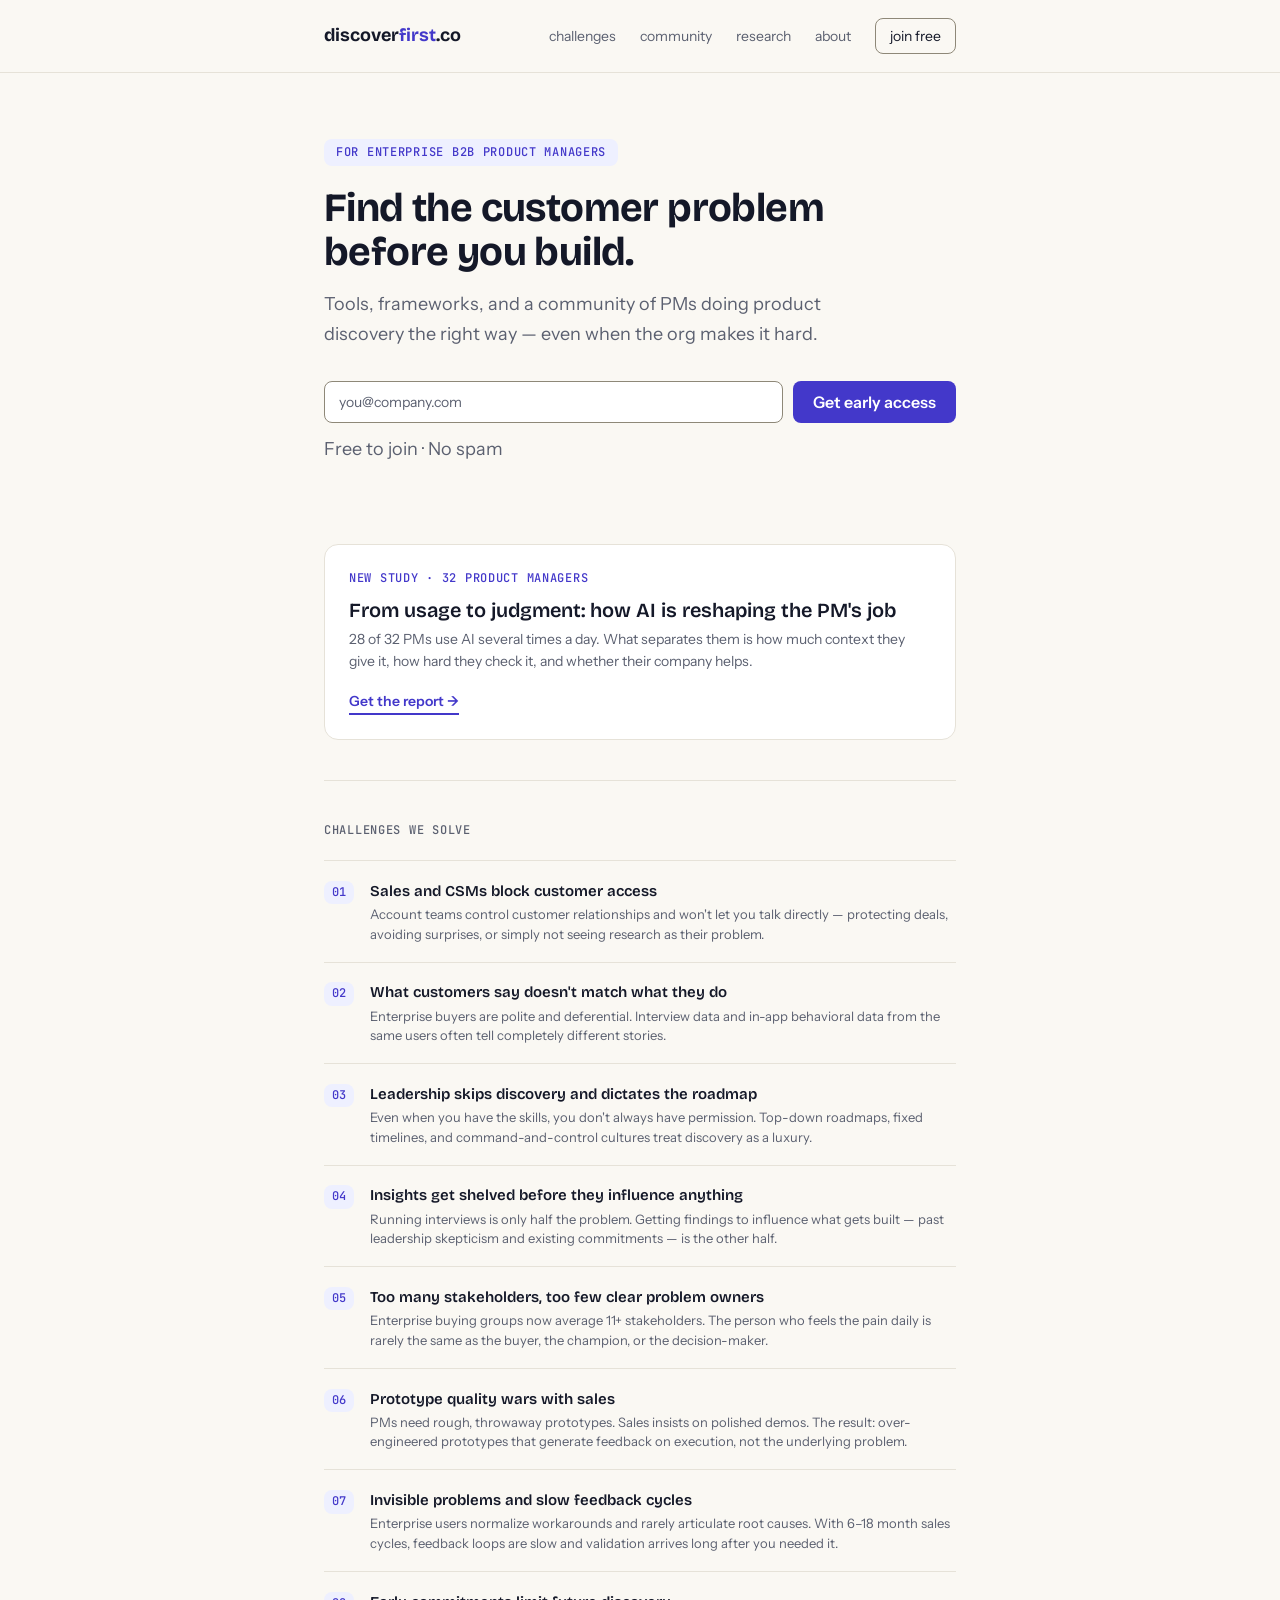
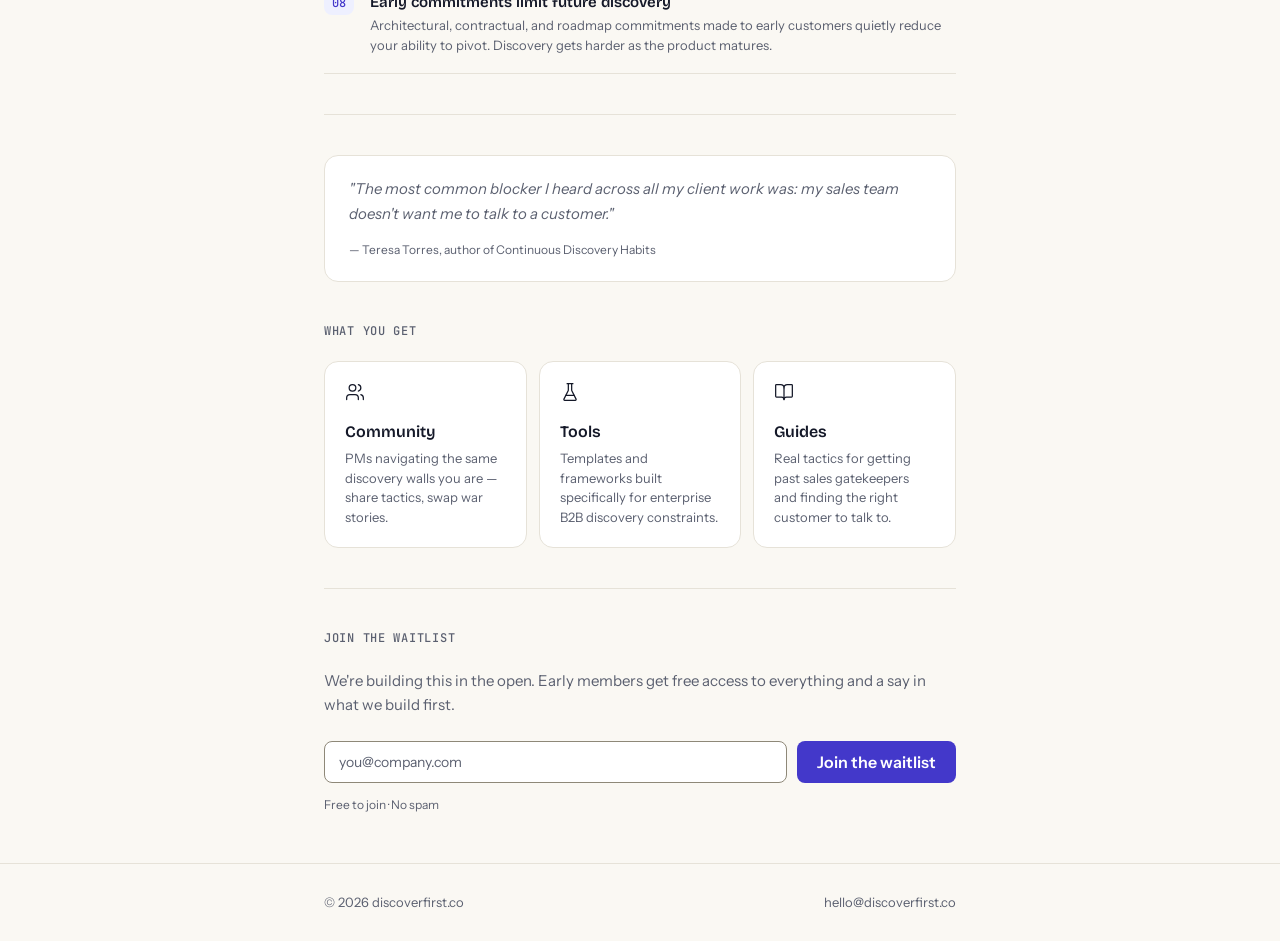
<file: index.html>
<!DOCTYPE html>
<html lang="en">
<head>
  <meta charset="UTF-8" />
  <meta name="viewport" content="width=device-width, initial-scale=1.0" />
  <meta name="description" content="Tools, frameworks, and a community of PMs doing product discovery the right way — even when the org makes it hard." />
  <title>Discover First — Enterprise B2B Product Discovery</title>

  <link rel="preconnect" href="https://fonts.googleapis.com" />
  <link rel="preconnect" href="https://fonts.gstatic.com" crossorigin />
  <link href="https://fonts.googleapis.com/css2?family=Bricolage+Grotesque:opsz,wght@12..96,600..700&family=Instrument+Sans:wght@400;500;600&family=JetBrains+Mono:wght@500&display=swap" rel="stylesheet" />

  <style>
    *, *::before, *::after { box-sizing: border-box; margin: 0; padding: 0; }

    :root {
      --color-bg: #faf8f3;
      --color-surface: #ffffff;
      --color-sunken: #efece4;
      --color-border: #e6e2d8;
      --color-line-strong: #8e8878;
      --color-text-primary: #141828;
      --color-text-secondary: #5b6070;
      --color-text-muted: #5b6070;
      --color-accent: #4338ca;
      --color-accent-bg: #eef0ff;
      --color-accent-text: #4338ca;
      --color-on-accent: #ffffff;
      --radius: 8px;
      --font-display: "Bricolage Grotesque", "Instrument Sans", system-ui, sans-serif;
      --font-sans: "Instrument Sans", system-ui, -apple-system, "Segoe UI", sans-serif;
      --font-mono: "JetBrains Mono", ui-monospace, "SF Mono", Menlo, monospace;
    }

    body {
      font-family: var(--font-sans);
      font-size: 16px;
      line-height: 1.625;
      color: var(--color-text-primary);
      background: var(--color-bg);
    }

    a { color: inherit; text-decoration: none; }
    h1, h2, h3, h4 { font-family: var(--font-display); }

    .container {
      max-width: 680px;
      margin: 0 auto;
      padding: 0 1.5rem;
    }

    /* NAV */
    .site-nav {
      background: var(--color-bg);
      border-bottom: 1px solid var(--color-border);
    }
    .site-nav .container {
      display: flex;
      justify-content: space-between;
      align-items: center;
      padding-top: 1.1rem;
      padding-bottom: 1.1rem;
    }

    .nav-logo {
      font-family: var(--font-display);
      font-size: 18px;
      font-weight: 700;
      color: var(--color-text-primary);
    }

    .nav-logo span {
      color: var(--color-accent);
    }

    .nav-links {
      display: flex;
      gap: 1.5rem;
      align-items: center;
    }

    .nav-links a {
      font-size: 14px;
      color: var(--color-text-secondary);
      transition: color 0.15s;
    }

    .nav-links a:hover { color: var(--color-text-primary); }

    .nav-links .btn-outline {
      color: var(--color-text-primary);
      border: 1px solid var(--color-line-strong);
      padding: 6px 14px;
      border-radius: var(--radius);
      font-size: 14px;
      transition: border-color 0.15s, background 0.15s;
    }

    .nav-links .btn-outline:hover {
      background: var(--color-sunken);
    }

    /* HERO */
    .hero {
      padding: 4rem 0 3rem;
    }

    .badge {
      display: inline-block;
      background: var(--color-accent-bg);
      color: var(--color-accent-text);
      font-family: var(--font-mono);
      font-size: 12px;
      font-weight: 500;
      letter-spacing: 0.06em;
      text-transform: uppercase;
      padding: 4px 12px;
      border-radius: var(--radius);
      margin-bottom: 1.25rem;
    }

    .hero h1 {
      font-size: 40px;
      font-weight: 700;
      line-height: 44px;
      letter-spacing: -0.015em;
      margin-bottom: 1rem;
    }

    .hero p {
      font-size: 18px;
      color: var(--color-text-secondary);
      max-width: 500px;
      margin-bottom: 2rem;
    }

    /* EMAIL FORM */
    .email-form {
      display: flex;
      gap: 10px;
      flex-wrap: wrap;
      margin-bottom: 0.75rem;
    }

    .email-form input[type="email"] {
      flex: 1;
      min-width: 220px;
      height: 42px;
      padding: 0 14px;
      font-size: 14px;
      font-family: inherit;
      border: 1px solid var(--color-line-strong);
      border-radius: var(--radius);
      outline: none;
      color: var(--color-text-primary);
      background: var(--color-surface);
      transition: border-color 0.15s;
    }

    .email-form input[type="email"]::placeholder {
      color: var(--color-text-muted);
    }

    .email-form input[type="email"]:focus {
      border-color: var(--color-accent);
      box-shadow: 0 0 0 2px var(--color-bg), 0 0 0 4px var(--color-accent);
    }

    .email-form button {
      height: 42px;
      padding: 0 20px;
      font-size: 16px;
      font-family: inherit;
      font-weight: 600;
      color: var(--color-on-accent);
      background: var(--color-accent);
      border: none;
      border-radius: var(--radius);
      cursor: pointer;
      white-space: nowrap;
      transition: background 0.15s;
    }

    .email-form button:hover { filter: brightness(1.08); }
    .email-form button:disabled { background: var(--color-text-secondary); cursor: default; filter: none; }

    .form-note {
      font-size: 12px;
      color: var(--color-text-muted);
    }

    /* DIVIDER */
    .divider {
      border: none;
      border-top: 1px solid var(--color-border);
      margin: 2.5rem 0;
    }

    /* SECTION LABEL */
    .section-label {
      font-family: var(--font-mono);
      font-size: 12px;
      font-weight: 500;
      color: var(--color-text-muted);
      text-transform: uppercase;
      letter-spacing: 0.06em;
      margin-bottom: 1.25rem;
    }

    /* FEATURE CARDS */
    .cards {
      display: grid;
      grid-template-columns: repeat(auto-fit, minmax(180px, 1fr));
      gap: 12px;
      margin-bottom: 2.5rem;
    }

    .card {
      background: var(--color-surface);
      border: 1px solid var(--color-border);
      border-radius: 14px;
      padding: 1.25rem;
    }

    .card-icon {
      color: var(--color-text-primary);
      margin-bottom: 10px;
    }

    .card-icon svg {
      width: 20px;
      height: 20px;
    }

    .card h3 {
      font-size: 16px;
      font-weight: 600;
      margin-bottom: 4px;
    }

    .card p {
      font-size: 13px;
      color: var(--color-text-secondary);
      line-height: 1.5;
    }

    /* CHALLENGES SECTION */
    .challenges {
      margin-bottom: 2.5rem;
    }

    .challenge-list {
      list-style: none;
      display: flex;
      flex-direction: column;
      gap: 0;
    }

    .challenge-item {
      display: flex;
      gap: 16px;
      align-items: flex-start;
      padding: 1.1rem 0;
      border-bottom: 1px solid var(--color-border);
    }

    .challenge-item:first-child {
      border-top: 1px solid var(--color-border);
    }

    .challenge-number {
      font-family: var(--font-mono);
      font-size: 12px;
      font-weight: 500;
      color: var(--color-accent-text);
      background: var(--color-accent-bg);
      border-radius: var(--radius);
      padding: 2px 8px;
      flex-shrink: 0;
      margin-top: 2px;
    }

    .challenge-content h4 {
      font-size: 15px;
      font-weight: 600;
      margin-bottom: 2px;
    }

    .challenge-content p {
      font-size: 13px;
      color: var(--color-text-secondary);
      line-height: 1.5;
    }

    /* QUOTE */
    .quote {
      background: var(--color-surface);
      border: 1px solid var(--color-border);
      border-radius: 14px;
      padding: 1.25rem 1.5rem;
      margin-bottom: 2.5rem;
    }

    .quote p {
      font-size: 15px;
      color: var(--color-text-secondary);
      line-height: 1.7;
      font-style: italic;
      margin-bottom: 0.5rem;
    }

    .quote cite {
      font-size: 12px;
      color: var(--color-text-muted);
      font-style: normal;
    }

    /* STUDY CARD */
    .study-card {
      display: block;
      background: var(--color-surface);
      border: 1px solid var(--color-border);
      border-radius: 14px;
      padding: 1.5rem;
      margin-bottom: 0.5rem;
      transition: border-color 0.15s;
    }

    .study-card:hover { border-color: var(--color-line-strong); }
    .study-card:focus-visible { outline: 2px solid var(--color-accent); outline-offset: 2px; }

    .study-label {
      display: block;
      font-family: var(--font-mono);
      font-size: 12px;
      font-weight: 500;
      letter-spacing: 0.06em;
      text-transform: uppercase;
      color: var(--color-accent);
      margin-bottom: 0.5rem;
    }

    .study-title {
      display: block;
      font-family: var(--font-display);
      font-size: 20px;
      font-weight: 600;
      line-height: 1.3;
      color: var(--color-text-primary);
      margin-bottom: 0.4rem;
    }

    .study-body {
      display: block;
      font-size: 14px;
      line-height: 1.55;
      color: var(--color-text-secondary);
      margin-bottom: 0.9rem;
    }

    .study-cta {
      display: inline-block;
      font-size: 14px;
      font-weight: 600;
      color: var(--color-accent);
      border-bottom: 2px solid var(--color-accent);
    }

    /* FOOTER */
    footer {
      background: var(--color-bg);
      border-top: 1px solid var(--color-border);
      padding: 1.75rem 0;
    }

    .footer-inner {
      display: flex;
      justify-content: space-between;
      align-items: center;
      flex-wrap: wrap;
      gap: 12px;
    }

    footer p {
      font-size: 13px;
      color: var(--color-text-secondary);
    }

    footer a {
      font-size: 13px;
      color: var(--color-text-secondary);
    }

    footer a:hover { color: var(--color-text-primary); }

    /* RESPONSIVE */
    @media (max-width: 640px) {
      .hero h1 { font-size: 30px; line-height: 34px; }
      .nav-links a:not(.btn-outline) { display: none; }
    }
  </style>
</head>
<body>

  <header class="site-nav">
    <div class="container">
      <div class="nav-logo">discover<span>first</span>.co</div>
      <div class="nav-links">
        <a href="#challenges">challenges</a>
        <a href="#community">community</a>
        <a href="/ai-study">research</a>
        <a href="/about">about</a>
        <a href="#join" class="btn-outline">join free</a>
      </div>
    </div>
  </header>

  <div class="container">

    <section class="hero">
      <div class="badge">for enterprise B2B product managers</div>
      <h1>Find the customer problem<br>before you build.</h1>
      <p>Tools, frameworks, and a community of PMs doing product discovery the right way — even when the org makes it hard.</p>

      <div class="email-form" id="join">
        <input type="email" id="hero-email" placeholder="you@company.com" />
        <button onclick="openForm('hero-email')">Get early access</button>
      </div>
      <p class="form-note">Free to join &middot; No spam</p>
    </section>

    <a class="study-card" href="/ai-study">
      <span class="study-label">New study &middot; 32 product managers</span>
      <span class="study-title">From usage to judgment: how AI is reshaping the PM's job</span>
      <span class="study-body">28 of 32 PMs use AI several times a day. What separates them is how much context they give it, how hard they check it, and whether their company helps.</span>
      <span class="study-cta">Get the report &rarr;</span>
    </a>

    <hr class="divider" />

    <section id="challenges">
      <p class="section-label">challenges we solve</p>
      <ul class="challenge-list">

        <li class="challenge-item">
          <span class="challenge-number">01</span>
          <div class="challenge-content">
            <h4>Sales and CSMs block customer access</h4>
            <p>Account teams control customer relationships and won't let you talk directly — protecting deals, avoiding surprises, or simply not seeing research as their problem.</p>
          </div>
        </li>

        <li class="challenge-item">
          <span class="challenge-number">02</span>
          <div class="challenge-content">
            <h4>What customers say doesn't match what they do</h4>
            <p>Enterprise buyers are polite and deferential. Interview data and in-app behavioral data from the same users often tell completely different stories.</p>
          </div>
        </li>

        <li class="challenge-item">
          <span class="challenge-number">03</span>
          <div class="challenge-content">
            <h4>Leadership skips discovery and dictates the roadmap</h4>
            <p>Even when you have the skills, you don't always have permission. Top-down roadmaps, fixed timelines, and command-and-control cultures treat discovery as a luxury.</p>
          </div>
        </li>

        <li class="challenge-item">
          <span class="challenge-number">04</span>
          <div class="challenge-content">
            <h4>Insights get shelved before they influence anything</h4>
            <p>Running interviews is only half the problem. Getting findings to influence what gets built — past leadership skepticism and existing commitments — is the other half.</p>
          </div>
        </li>

        <li class="challenge-item">
          <span class="challenge-number">05</span>
          <div class="challenge-content">
            <h4>Too many stakeholders, too few clear problem owners</h4>
            <p>Enterprise buying groups now average 11+ stakeholders. The person who feels the pain daily is rarely the same as the buyer, the champion, or the decision-maker.</p>
          </div>
        </li>

        <li class="challenge-item">
          <span class="challenge-number">06</span>
          <div class="challenge-content">
            <h4>Prototype quality wars with sales</h4>
            <p>PMs need rough, throwaway prototypes. Sales insists on polished demos. The result: over-engineered prototypes that generate feedback on execution, not the underlying problem.</p>
          </div>
        </li>

        <li class="challenge-item">
          <span class="challenge-number">07</span>
          <div class="challenge-content">
            <h4>Invisible problems and slow feedback cycles</h4>
            <p>Enterprise users normalize workarounds and rarely articulate root causes. With 6–18 month sales cycles, feedback loops are slow and validation arrives long after you needed it.</p>
          </div>
        </li>

        <li class="challenge-item">
          <span class="challenge-number">08</span>
          <div class="challenge-content">
            <h4>Early commitments limit future discovery</h4>
            <p>Architectural, contractual, and roadmap commitments made to early customers quietly reduce your ability to pivot. Discovery gets harder as the product matures.</p>
          </div>
        </li>

      </ul>
    </section>

    <hr class="divider" />

    <div class="quote">
      <p>"The most common blocker I heard across all my client work was: my sales team doesn't want me to talk to a customer."</p>
      <cite>— Teresa Torres, author of Continuous Discovery Habits</cite>
    </div>

    <section id="community">
      <p class="section-label">what you get</p>
      <div class="cards">
        <div class="card">
          <div class="card-icon"><svg viewBox="0 0 24 24" fill="none" stroke="currentColor" stroke-width="1.5" stroke-linecap="round" stroke-linejoin="round" aria-hidden="true"><path d="M16 21v-2a4 4 0 0 0-4-4H6a4 4 0 0 0-4 4v2"/><circle cx="9" cy="7" r="4"/><path d="M22 21v-2a4 4 0 0 0-3-3.87"/><path d="M16 3.13a4 4 0 0 1 0 7.75"/></svg></div>
          <h3>Community</h3>
          <p>PMs navigating the same discovery walls you are — share tactics, swap war stories.</p>
        </div>
        <div class="card">
          <div class="card-icon"><svg viewBox="0 0 24 24" fill="none" stroke="currentColor" stroke-width="1.5" stroke-linecap="round" stroke-linejoin="round" aria-hidden="true"><path d="M10 2v7.527a2 2 0 0 1-.211.896L4.72 20.55a1 1 0 0 0 .9 1.45h12.76a1 1 0 0 0 .9-1.45l-5.069-10.127A2 2 0 0 1 14 9.527V2"/><path d="M8.5 2h7"/><path d="M7 16h10"/></svg></div>
          <h3>Tools</h3>
          <p>Templates and frameworks built specifically for enterprise B2B discovery constraints.</p>
        </div>
        <div class="card">
          <div class="card-icon"><svg viewBox="0 0 24 24" fill="none" stroke="currentColor" stroke-width="1.5" stroke-linecap="round" stroke-linejoin="round" aria-hidden="true"><path d="M12 7v14"/><path d="M3 18a1 1 0 0 1-1-1V4a1 1 0 0 1 1-1h5a4 4 0 0 1 4 4 4 4 0 0 1 4-4h5a1 1 0 0 1 1 1v13a1 1 0 0 1-1 1h-6a3 3 0 0 0-3 3 3 3 0 0 0-3-3z"/></svg></div>
          <h3>Guides</h3>
          <p>Real tactics for getting past sales gatekeepers and finding the right customer to talk to.</p>
        </div>
      </div>
    </section>

    <hr class="divider" />

    <section style="margin-bottom: 3rem;">
      <p class="section-label">join the waitlist</p>
      <p style="font-size: 15px; color: var(--color-text-secondary); margin-bottom: 1.5rem;">We're building this in the open. Early members get free access to everything and a say in what we build first.</p>
      <div class="email-form">
        <input type="email" id="footer-email" placeholder="you@company.com" />
        <button onclick="openForm('footer-email')">Join the waitlist</button>
      </div>
      <p class="form-note">Free to join &middot; No spam</p>
    </section>

    </div>

  <footer>
    <div class="container footer-inner">
      <p>&copy; 2026 discoverfirst.co</p>
      <a href="mailto:hello@discoverfirst.co">hello@discoverfirst.co</a>
    </div>
  </footer>

  <script>
    var GOOGLE_FORM_BASE = 'https://docs.google.com/forms/d/e/1FAIpQLSdq9QbiXraQ2cZqICSUYqOqBwwYv8otNwiYx3c5WMY_-EWIXQ/viewform';
    var ENTRY_ID = 'entry.2034024023';

    function openForm(inputId) {
      var input = document.getElementById(inputId);
      var btn = input.nextElementSibling;
      var email = input.value.trim();

      if (!email || !email.includes('@')) {
        input.focus();
        input.style.borderColor = '#b42318';
        setTimeout(function() { input.style.borderColor = ''; }, 2000);
        return;
      }

      var url = GOOGLE_FORM_BASE + '?usp=pp_url&' + ENTRY_ID + '=' + encodeURIComponent(email);
      window.open(url, '_blank');
      btn.textContent = "Check the new tab!";
      btn.style.background = '#5b6070';
      btn.disabled = true;
      input.disabled = true;
    }
  </script>

</body>
</html>
</file>
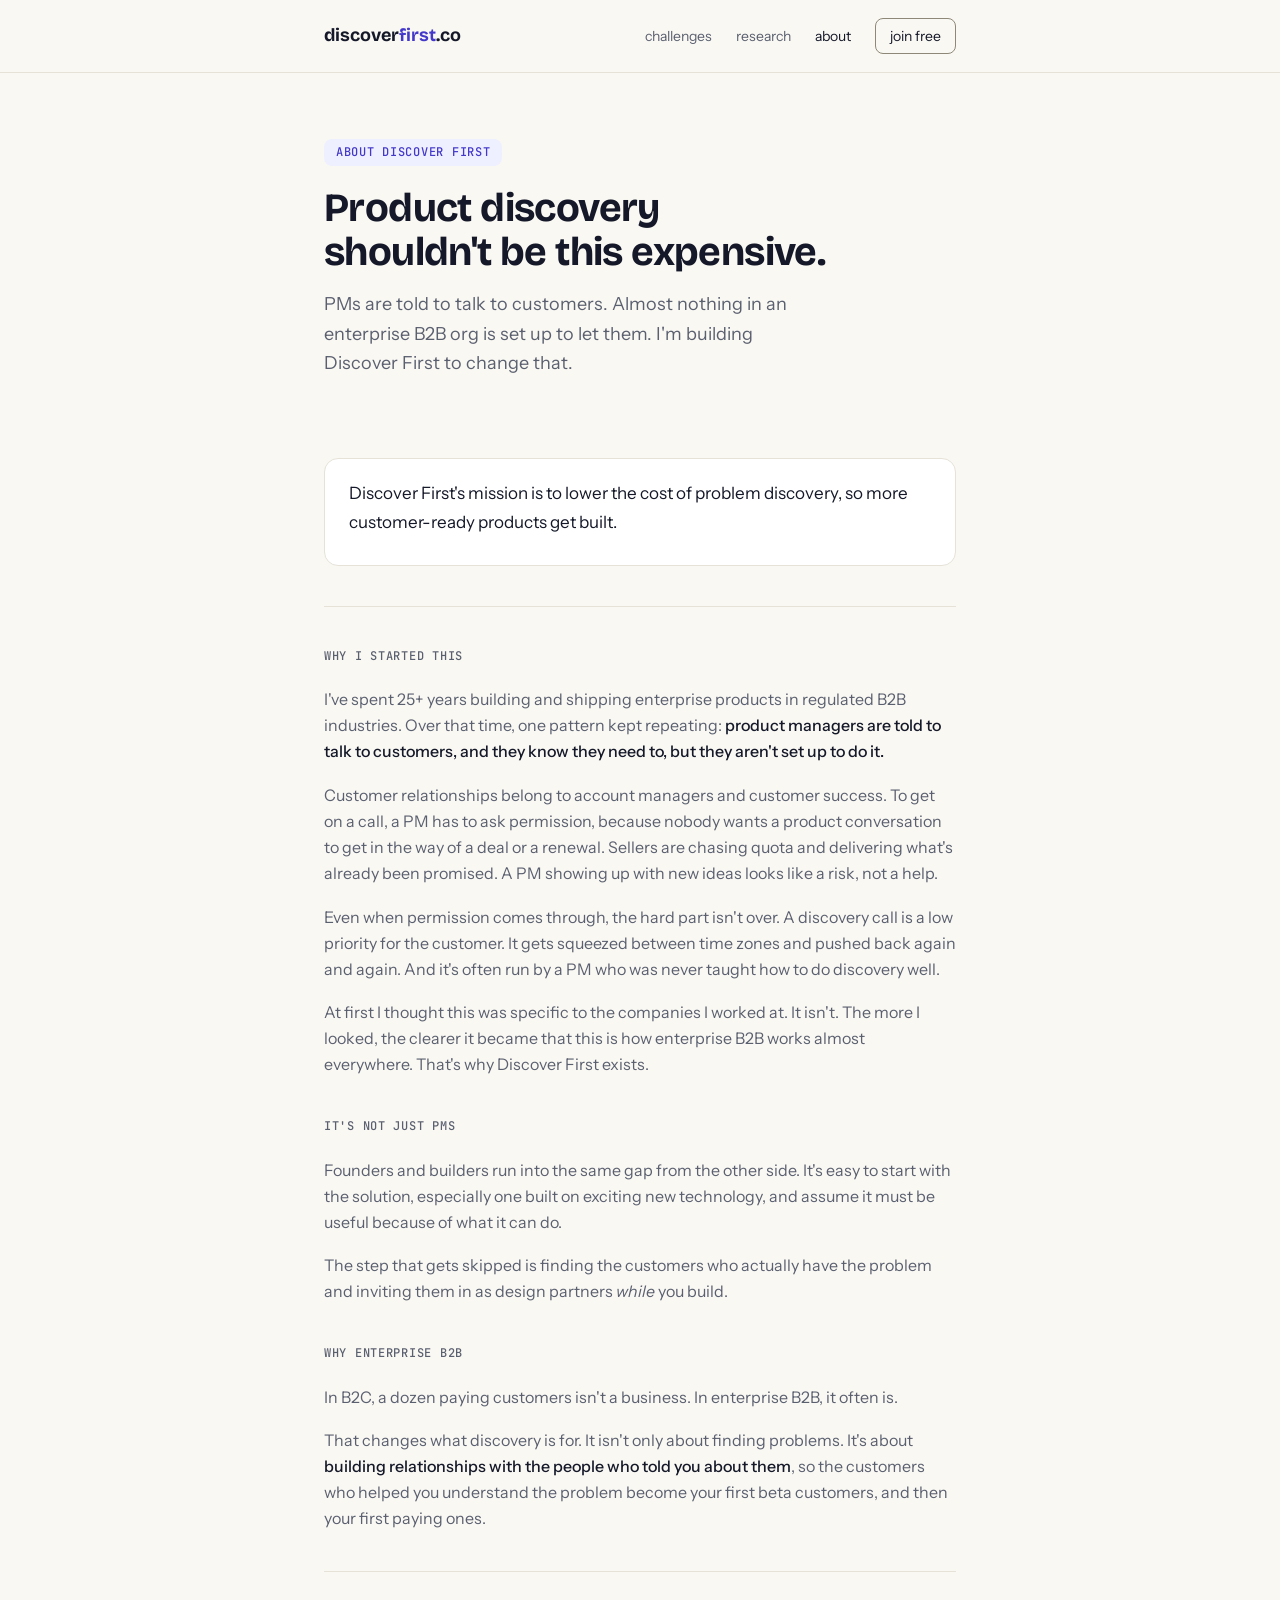
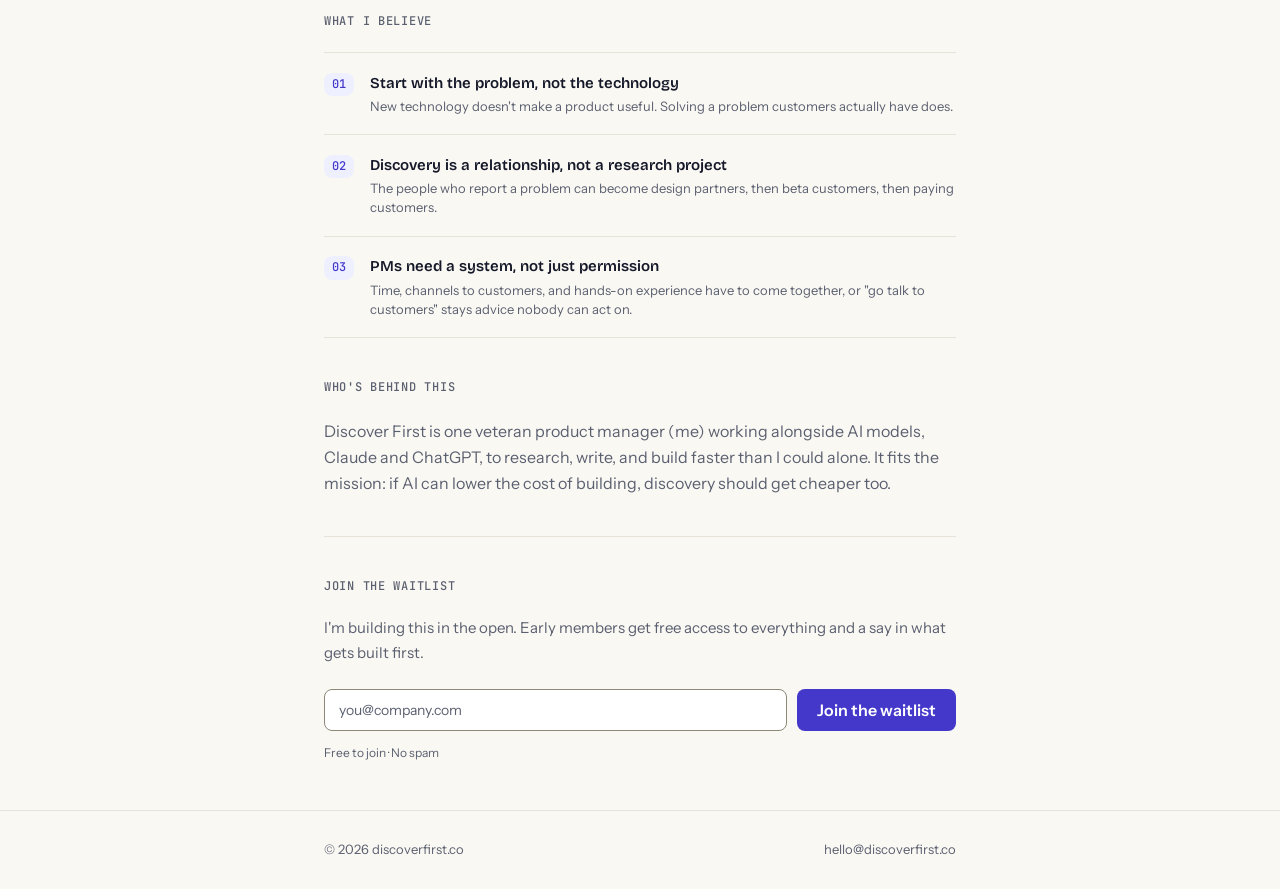
<file: about.html>
<!DOCTYPE html>
<html lang="en">
<head>
  <meta charset="UTF-8" />
  <meta name="viewport" content="width=device-width, initial-scale=1.0" />
  <meta name="description" content="Why Discover First exists: lowering the cost of problem discovery so more customer-ready products get built." />
  <title>About — Discover First</title>

  <link rel="preconnect" href="https://fonts.googleapis.com" />
  <link rel="preconnect" href="https://fonts.gstatic.com" crossorigin />
  <link href="https://fonts.googleapis.com/css2?family=Bricolage+Grotesque:opsz,wght@12..96,600..700&family=Instrument+Sans:wght@400;500;600&family=JetBrains+Mono:wght@500&display=swap" rel="stylesheet" />

  <style>
    *, *::before, *::after { box-sizing: border-box; margin: 0; padding: 0; }

    :root {
      --color-bg: #faf8f3;
      --color-surface: #ffffff;
      --color-sunken: #efece4;
      --color-border: #e6e2d8;
      --color-line-strong: #8e8878;
      --color-text-primary: #141828;
      --color-text-secondary: #5b6070;
      --color-text-muted: #5b6070;
      --color-accent: #4338ca;
      --color-accent-bg: #eef0ff;
      --color-accent-text: #4338ca;
      --color-on-accent: #ffffff;
      --radius: 8px;
      --font-display: "Bricolage Grotesque", "Instrument Sans", system-ui, sans-serif;
      --font-sans: "Instrument Sans", system-ui, -apple-system, "Segoe UI", sans-serif;
      --font-mono: "JetBrains Mono", ui-monospace, "SF Mono", Menlo, monospace;
    }

    body {
      font-family: var(--font-sans);
      font-size: 16px;
      line-height: 1.625;
      color: var(--color-text-primary);
      background: var(--color-bg);
    }

    a { color: inherit; text-decoration: none; }
    h1, h2, h3, h4 { font-family: var(--font-display); }

    .container {
      max-width: 680px;
      margin: 0 auto;
      padding: 0 1.5rem;
    }

    /* NAV */
    .site-nav {
      background: var(--color-bg);
      border-bottom: 1px solid var(--color-border);
    }
    .site-nav .container {
      display: flex;
      justify-content: space-between;
      align-items: center;
      padding-top: 1.1rem;
      padding-bottom: 1.1rem;
    }

    .nav-logo {
      font-family: var(--font-display);
      font-size: 18px;
      font-weight: 700;
      color: var(--color-text-primary);
    }

    .nav-logo span {
      color: var(--color-accent);
    }

    .nav-links {
      display: flex;
      gap: 1.5rem;
      align-items: center;
    }

    .nav-links a {
      font-size: 14px;
      color: var(--color-text-secondary);
      transition: color 0.15s;
    }

    .nav-links a:hover { color: var(--color-text-primary); }

    .nav-links .btn-outline {
      color: var(--color-text-primary);
      border: 1px solid var(--color-line-strong);
      padding: 6px 14px;
      border-radius: var(--radius);
      font-size: 14px;
      transition: border-color 0.15s, background 0.15s;
    }

    .nav-links .btn-outline:hover {
      background: var(--color-sunken);
    }

    /* HERO */
    .hero {
      padding: 4rem 0 3rem;
    }

    .badge {
      display: inline-block;
      background: var(--color-accent-bg);
      color: var(--color-accent-text);
      font-family: var(--font-mono);
      font-size: 12px;
      font-weight: 500;
      letter-spacing: 0.06em;
      text-transform: uppercase;
      padding: 4px 12px;
      border-radius: var(--radius);
      margin-bottom: 1.25rem;
    }

    .hero h1 {
      font-size: 40px;
      font-weight: 700;
      line-height: 44px;
      letter-spacing: -0.015em;
      margin-bottom: 1rem;
    }

    .hero p {
      font-size: 18px;
      color: var(--color-text-secondary);
      max-width: 500px;
      margin-bottom: 2rem;
    }

    /* EMAIL FORM */
    .email-form {
      display: flex;
      gap: 10px;
      flex-wrap: wrap;
      margin-bottom: 0.75rem;
    }

    .email-form input[type="email"] {
      flex: 1;
      min-width: 220px;
      height: 42px;
      padding: 0 14px;
      font-size: 14px;
      font-family: inherit;
      border: 1px solid var(--color-line-strong);
      border-radius: var(--radius);
      outline: none;
      color: var(--color-text-primary);
      background: var(--color-surface);
      transition: border-color 0.15s;
    }

    .email-form input[type="email"]::placeholder {
      color: var(--color-text-muted);
    }

    .email-form input[type="email"]:focus {
      border-color: var(--color-accent);
      box-shadow: 0 0 0 2px var(--color-bg), 0 0 0 4px var(--color-accent);
    }

    .email-form button {
      height: 42px;
      padding: 0 20px;
      font-size: 16px;
      font-family: inherit;
      font-weight: 600;
      color: var(--color-on-accent);
      background: var(--color-accent);
      border: none;
      border-radius: var(--radius);
      cursor: pointer;
      white-space: nowrap;
      transition: background 0.15s;
    }

    .email-form button:hover { filter: brightness(1.08); }
    .email-form button:disabled { background: var(--color-text-secondary); cursor: default; filter: none; }

    .form-note {
      font-size: 12px;
      color: var(--color-text-muted);
    }

    /* DIVIDER */
    .divider {
      border: none;
      border-top: 1px solid var(--color-border);
      margin: 2.5rem 0;
    }

    /* SECTION LABEL */
    .section-label {
      font-family: var(--font-mono);
      font-size: 12px;
      font-weight: 500;
      color: var(--color-text-muted);
      text-transform: uppercase;
      letter-spacing: 0.06em;
      margin-bottom: 1.25rem;
    }

    /* FEATURE CARDS */
    .cards {
      display: grid;
      grid-template-columns: repeat(auto-fit, minmax(180px, 1fr));
      gap: 12px;
      margin-bottom: 2.5rem;
    }

    .card {
      background: var(--color-surface);
      border: 1px solid var(--color-border);
      border-radius: 14px;
      padding: 1.25rem;
    }

    .card-icon {
      font-size: 22px;
      margin-bottom: 10px;
    }

    .card h3 {
      font-size: 16px;
      font-weight: 600;
      margin-bottom: 4px;
    }

    .card p {
      font-size: 13px;
      color: var(--color-text-secondary);
      line-height: 1.5;
    }

    /* CHALLENGES SECTION */
    .challenges {
      margin-bottom: 2.5rem;
    }

    .challenge-list {
      list-style: none;
      display: flex;
      flex-direction: column;
      gap: 0;
    }

    .challenge-item {
      display: flex;
      gap: 16px;
      align-items: flex-start;
      padding: 1.1rem 0;
      border-bottom: 1px solid var(--color-border);
    }

    .challenge-item:first-child {
      border-top: 1px solid var(--color-border);
    }

    .challenge-number {
      font-family: var(--font-mono);
      font-size: 12px;
      font-weight: 500;
      color: var(--color-accent-text);
      background: var(--color-accent-bg);
      border-radius: var(--radius);
      padding: 2px 8px;
      flex-shrink: 0;
      margin-top: 2px;
    }

    .challenge-content h4 {
      font-size: 15px;
      font-weight: 600;
      margin-bottom: 2px;
    }

    .challenge-content p {
      font-size: 13px;
      color: var(--color-text-secondary);
      line-height: 1.5;
    }

    /* QUOTE */
    .quote {
      background: var(--color-surface);
      border: 1px solid var(--color-border);
      border-radius: 14px;
      padding: 1.25rem 1.5rem;
      margin-bottom: 2.5rem;
    }

    .quote p {
      font-size: 15px;
      color: var(--color-text-secondary);
      line-height: 1.7;
      font-style: italic;
      margin-bottom: 0.5rem;
    }

    .quote cite {
      font-size: 12px;
      color: var(--color-text-muted);
      font-style: normal;
    }

    /* FOOTER */
    footer {
      background: var(--color-bg);
      border-top: 1px solid var(--color-border);
      padding: 1.75rem 0;
    }

    .footer-inner {
      display: flex;
      justify-content: space-between;
      align-items: center;
      flex-wrap: wrap;
      gap: 12px;
    }

    footer p {
      font-size: 13px;
      color: var(--color-text-secondary);
    }

    footer a {
      font-size: 13px;
      color: var(--color-text-secondary);
    }

    footer a:hover { color: var(--color-text-primary); }

    /* RESPONSIVE */
    @media (max-width: 640px) {
      .hero h1 { font-size: 30px; line-height: 34px; }
      .nav-links a:not(.btn-outline) { display: none; }
    }

    /* ABOUT PAGE */
    .nav-logo a { color: inherit; }
    .nav-links a.active { color: var(--color-text-primary); }
    .prose { margin-bottom: 2.5rem; }
    .prose p:not(.section-label) { font-size: 16px; color: var(--color-text-secondary); margin-bottom: 1.1rem; }
    .prose p:last-child { margin-bottom: 0; }
    .prose strong { color: var(--color-text-primary); font-weight: 500; }
    .mission p { font-size: 17px; font-style: normal; color: var(--color-text-primary); }
  </style>
</head>
<body>

  <header class="site-nav">
    <div class="container">
      <div class="nav-logo"><a href="/">discover<span>first</span>.co</a></div>
      <div class="nav-links">
        <a href="/#challenges">challenges</a>
        <a href="/ai-study">research</a>
        <a href="/about" class="active">about</a>
        <a href="#join" class="btn-outline">join free</a>
      </div>
    </div>
  </header>

  <div class="container">

    <section class="hero">
      <div class="badge">about discover first</div>
      <h1>Product discovery<br>shouldn't be this expensive.</h1>
      <p>PMs are told to talk to customers. Almost nothing in an enterprise B2B org is set up to let them. I'm building Discover First to change that.</p>
    </section>

    <div class="quote mission">
      <p>Discover First's mission is to lower the cost of problem discovery, so more customer-ready products get built.</p>
    </div>

    <hr class="divider" />

    <section class="prose">
      <p class="section-label">why i started this</p>
      <p>I've spent 25+ years building and shipping enterprise products in regulated B2B industries. Over that time, one pattern kept repeating: <strong>product managers are told to talk to customers, and they know they need to, but they aren't set up to do it.</strong></p>
      <p>Customer relationships belong to account managers and customer success. To get on a call, a PM has to ask permission, because nobody wants a product conversation to get in the way of a deal or a renewal. Sellers are chasing quota and delivering what's already been promised. A PM showing up with new ideas looks like a risk, not a help.</p>
      <p>Even when permission comes through, the hard part isn't over. A discovery call is a low priority for the customer. It gets squeezed between time zones and pushed back again and again. And it's often run by a PM who was never taught how to do discovery well.</p>
      <p>At first I thought this was specific to the companies I worked at. It isn't. The more I looked, the clearer it became that this is how enterprise B2B works almost everywhere. That's why Discover First exists.</p>
    </section>

    <section class="prose">
      <p class="section-label">it's not just PMs</p>
      <p>Founders and builders run into the same gap from the other side. It's easy to start with the solution, especially one built on exciting new technology, and assume it must be useful because of what it can do.</p>
      <p>The step that gets skipped is finding the customers who actually have the problem and inviting them in as design partners <em>while</em> you build.</p>
    </section>

    <section class="prose">
      <p class="section-label">why enterprise b2b</p>
      <p>In B2C, a dozen paying customers isn't a business. In enterprise B2B, it often is.</p>
      <p>That changes what discovery is for. It isn't only about finding problems. It's about <strong>building relationships with the people who told you about them</strong>, so the customers who helped you understand the problem become your first beta customers, and then your first paying ones.</p>
    </section>

    <hr class="divider" />

    <section class="challenges">
      <p class="section-label">what i believe</p>
      <ul class="challenge-list">
        <li class="challenge-item">
          <span class="challenge-number">01</span>
          <div class="challenge-content">
            <h4>Start with the problem, not the technology</h4>
            <p>New technology doesn't make a product useful. Solving a problem customers actually have does.</p>
          </div>
        </li>
        <li class="challenge-item">
          <span class="challenge-number">02</span>
          <div class="challenge-content">
            <h4>Discovery is a relationship, not a research project</h4>
            <p>The people who report a problem can become design partners, then beta customers, then paying customers.</p>
          </div>
        </li>
        <li class="challenge-item">
          <span class="challenge-number">03</span>
          <div class="challenge-content">
            <h4>PMs need a system, not just permission</h4>
            <p>Time, channels to customers, and hands-on experience have to come together, or "go talk to customers" stays advice nobody can act on.</p>
          </div>
        </li>
      </ul>
    </section>

    <section class="prose">
      <p class="section-label">who's behind this</p>
      <p>Discover First is one veteran product manager (me) working alongside AI models, Claude and ChatGPT, to research, write, and build faster than I could alone. It fits the mission: if AI can lower the cost of building, discovery should get cheaper too.</p>
    </section>

    <hr class="divider" />

    <section style="margin-bottom: 3rem;" id="join">
      <p class="section-label">join the waitlist</p>
      <p style="font-size: 15px; color: var(--color-text-secondary); margin-bottom: 1.5rem;">I'm building this in the open. Early members get free access to everything and a say in what gets built first.</p>
      <div class="email-form">
        <input type="email" id="about-email" placeholder="you@company.com" />
        <button onclick="openForm('about-email')">Join the waitlist</button>
      </div>
      <p class="form-note">Free to join &middot; No spam</p>
    </section>

    </div>

  <footer>
    <div class="container footer-inner">
      <p>&copy; 2026 discoverfirst.co</p>
      <a href="mailto:hello@discoverfirst.co">hello@discoverfirst.co</a>
    </div>
  </footer>

  <script>
    var GOOGLE_FORM_BASE = 'https://docs.google.com/forms/d/e/1FAIpQLSdq9QbiXraQ2cZqICSUYqOqBwwYv8otNwiYx3c5WMY_-EWIXQ/viewform';
    var ENTRY_ID = 'entry.2034024023';

    function openForm(inputId) {
      var input = document.getElementById(inputId);
      var btn = input.nextElementSibling;
      var email = input.value.trim();

      if (!email || !email.includes('@')) {
        input.focus();
        input.style.borderColor = '#b42318';
        setTimeout(function() { input.style.borderColor = ''; }, 2000);
        return;
      }

      var url = GOOGLE_FORM_BASE + '?usp=pp_url&' + ENTRY_ID + '=' + encodeURIComponent(email);
      window.open(url, '_blank');
      btn.textContent = "Check the new tab!";
      btn.style.background = '#5b6070';
      btn.disabled = true;
      input.disabled = true;
    }
  </script>

</body>
</html>
</file>
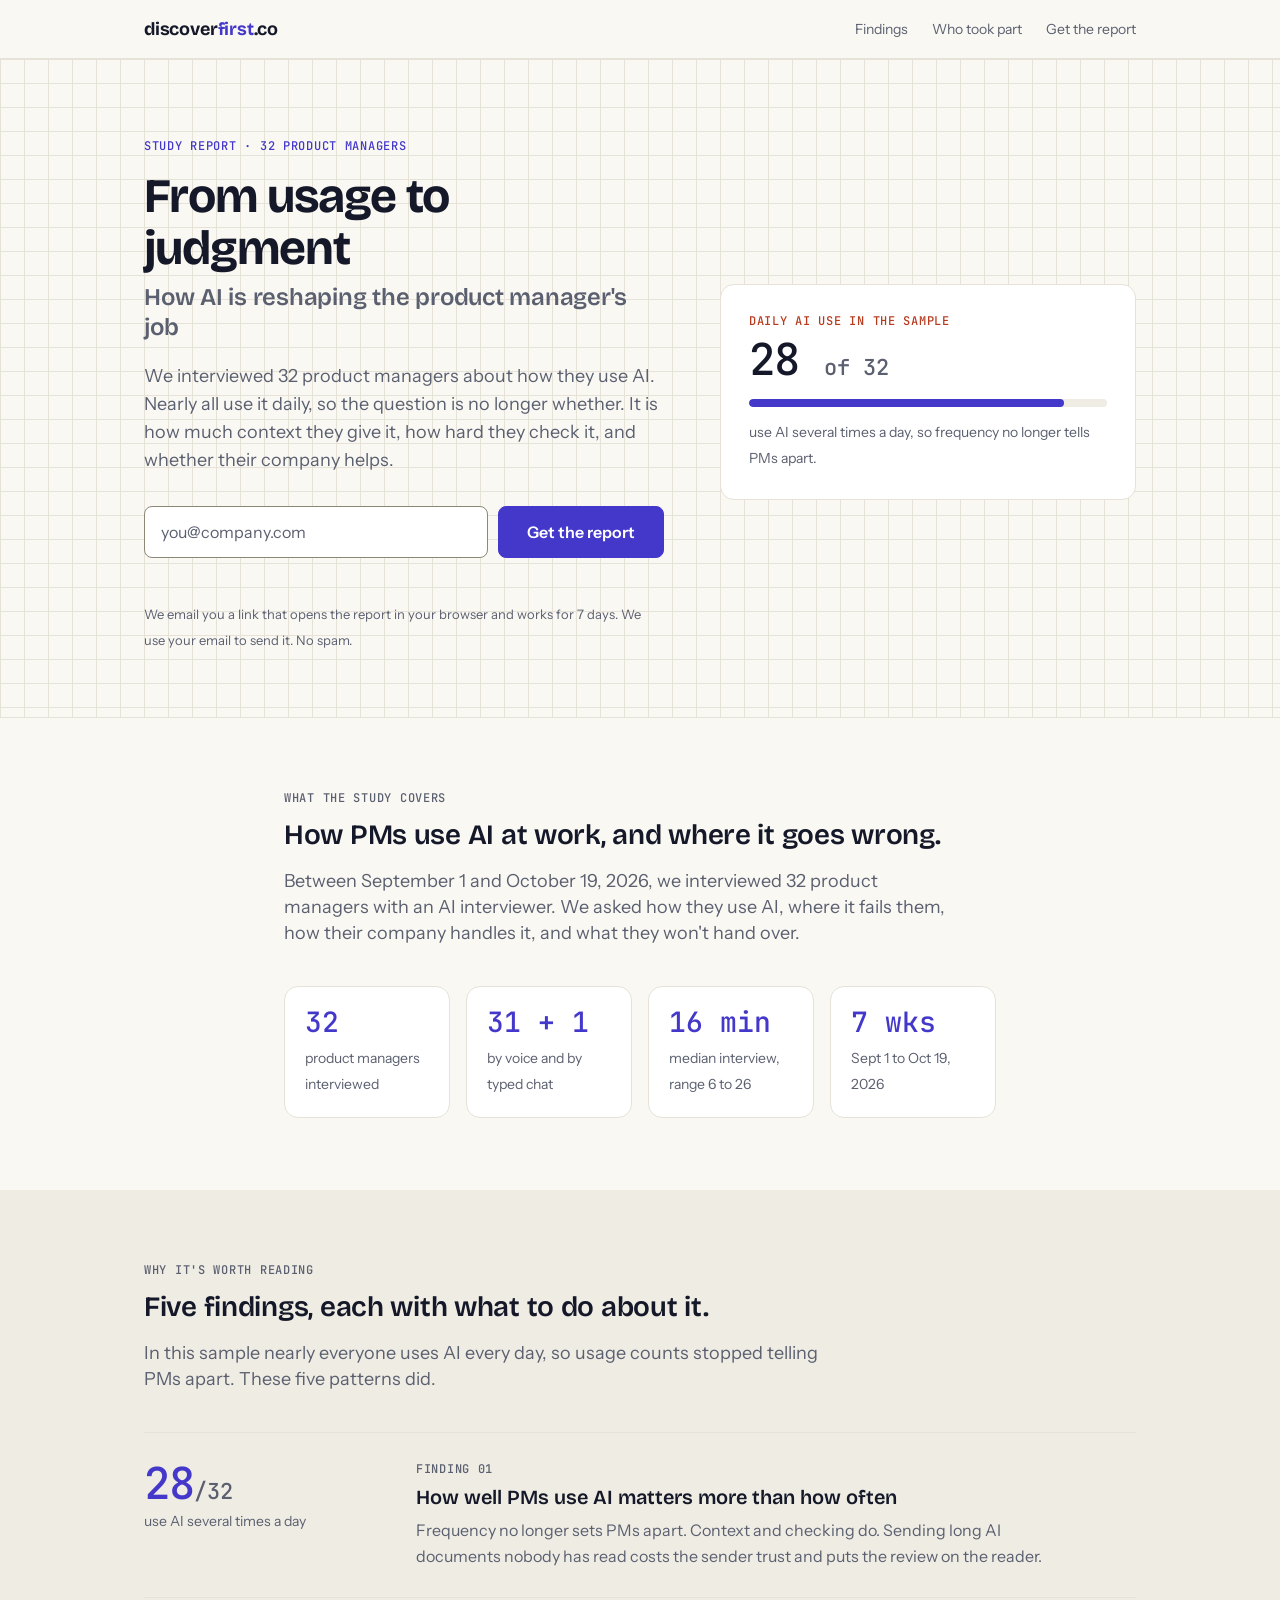
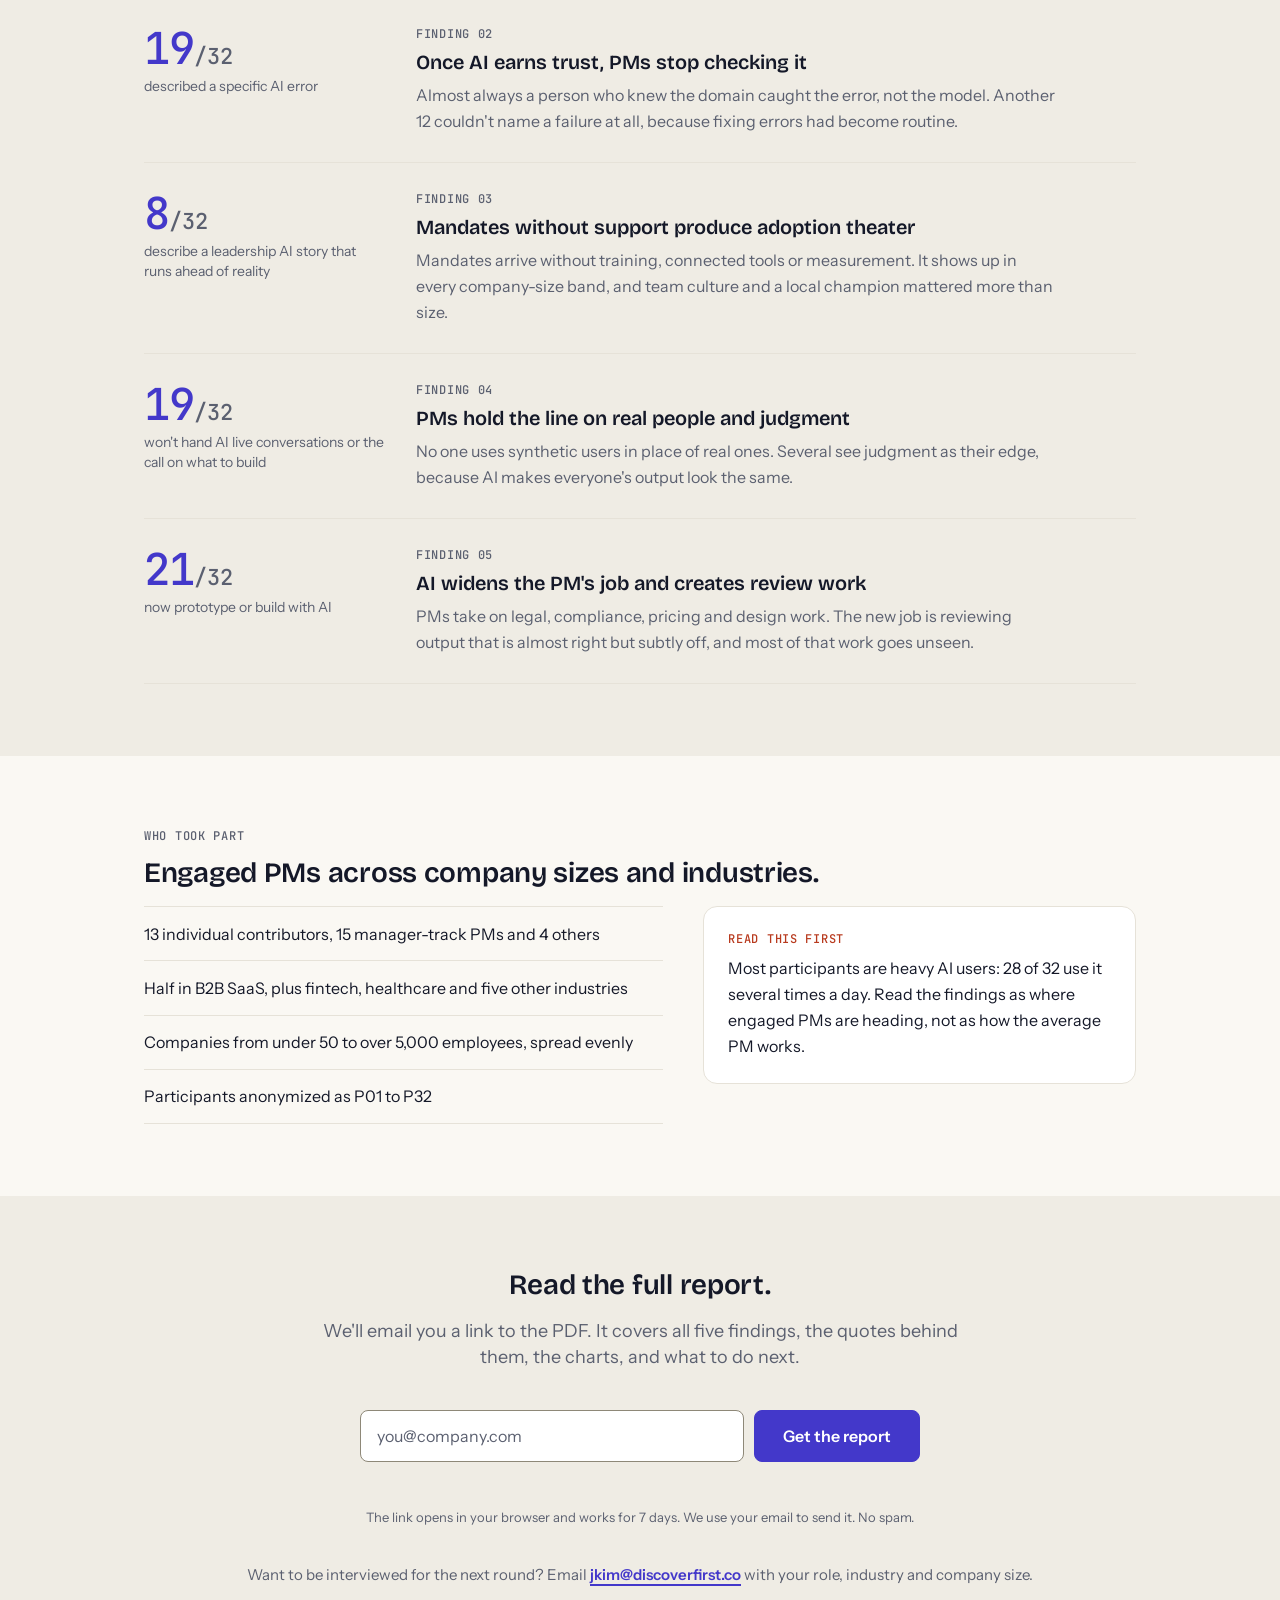
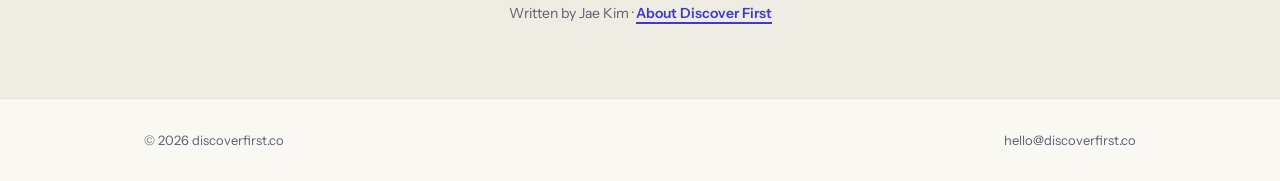
<file: ai-study.html>
<!DOCTYPE html>
<html lang="en">
<head>
  <meta charset="UTF-8" />
  <meta name="viewport" content="width=device-width, initial-scale=1.0" />
  <meta name="description" content="We interviewed 32 product managers about how they use AI. Nearly all use it daily. What sets them apart is context, checking and company support. Get the report." />
  <title>From usage to judgment: a study of 32 product managers — Discover First</title>

  <meta property="og:title" content="From usage to judgment: how AI is reshaping the product manager's job" />
  <meta property="og:description" content="A study of 32 product managers. 28 use AI several times a day. What separates them is not how often they use it." />
  <meta property="og:type" content="article" />
  <meta property="og:url" content="https://discoverfirst.co/ai-study" />
  <meta property="og:image" content="https://discoverfirst.co/images/study/slide-finding-1.jpg" />

  <link rel="preconnect" href="https://fonts.googleapis.com" />
  <link rel="preconnect" href="https://fonts.gstatic.com" crossorigin />
  <link href="https://fonts.googleapis.com/css2?family=Bricolage+Grotesque:opsz,wght@12..96,600..700&family=Instrument+Sans:wght@400;500;600&family=JetBrains+Mono:wght@500&display=swap" rel="stylesheet" />
  <link rel="stylesheet" href="jobseekers.css" />
  <link rel="stylesheet" href="study.css" />
</head>
<body>

  <header class="site-nav">
    <div class="container">
      <a class="nav-logo" href="/">discover<span>first</span>.co</a>
      <nav class="nav-links" aria-label="Primary">
        <a href="#findings">Findings</a>
        <a href="#who">Who took part</a>
        <a href="#get-report" class="keep">Get the report</a>
      </nav>
    </div>
  </header>

  <main>
    <!-- HERO -->
    <section class="hero">
      <div class="container grid">
        <div>
          <span class="eyebrow">Study report &middot; 32 product managers</span>
          <h1>From usage to judgment</h1>
          <p class="subtitle">How AI is reshaping the product manager's job</p>
          <p class="lede">We interviewed 32 product managers about how they use AI. Nearly all use it daily, so the question is no longer whether. It is how much context they give it, how hard they check it, and whether their company helps.</p>

          <div class="form-block">
            <form class="report-form" novalidate>
              <label class="sr-only" for="email-hero">Email address</label>
              <input id="email-hero" type="email" name="email" placeholder="you@company.com" autocomplete="email" required />
              <div class="hp" aria-hidden="true"><label>Leave this field empty <input type="text" name="website" tabindex="-1" autocomplete="off" /></label></div>
              <button class="btn btn-primary" type="submit">Get the report</button>
            </form>
            <p class="form-status" role="status" aria-live="polite"></p>
            <p class="form-note">We email you a link that opens the report in your browser and works for 7 days. We use your email to send it. No spam.</p>
          </div>
        </div>

        <aside class="counter-card" aria-label="Headline number from the study">
          <p class="counter-label">Daily AI use in the sample</p>
          <p class="counter-num">28 <small>of 32</small></p>
          <div class="progress" role="img" aria-label="28 of 32 participants, 88 percent"><div class="progress-bar" style="width:88%"></div></div>
          <p class="counter-sub">use AI several times a day, so frequency no longer tells PMs apart.</p>
        </aside>
      </div>
    </section>

    <!-- WHAT IT IS ABOUT -->
    <section class="block">
      <div class="container narrow">
        <p class="section-label">What the study covers</p>
        <h2>How PMs use AI at work, and where it goes wrong.</h2>
        <p class="section-intro">Between September 1 and October 19, 2026, we interviewed 32 product managers with an AI interviewer. We asked how they use AI, where it fails them, how their company handles it, and what they won't hand over.</p>
        <dl class="facts">
          <div class="fact"><dt>32</dt><dd>product managers interviewed</dd></div>
          <div class="fact"><dt>31 + 1</dt><dd>by voice and by typed chat</dd></div>
          <div class="fact"><dt>16 min</dt><dd>median interview, range 6 to 26</dd></div>
          <div class="fact"><dt>7 wks</dt><dd>Sept 1 to Oct 19, 2026</dd></div>
        </dl>
      </div>
    </section>

    <!-- FINDINGS -->
    <section class="block alt" id="findings">
      <div class="container">
        <p class="section-label">Why it's worth reading</p>
        <h2>Five findings, each with what to do about it.</h2>
        <p class="section-intro">In this sample nearly everyone uses AI every day, so usage counts stopped telling PMs apart. These five patterns did.</p>

        <ol class="findings">
          <li class="finding-row">
            <div class="stat"><span class="stat-num">28<span>/32</span></span><span class="stat-label">use AI several times a day</span></div>
            <div>
              <h3><span class="finding-no">Finding 01</span>How well PMs use AI matters more than how often</h3>
              <p>Frequency no longer sets PMs apart. Context and checking do. Sending long AI documents nobody has read costs the sender trust and puts the review on the reader.</p>
            </div>
          </li>
          <li class="finding-row">
            <div class="stat"><span class="stat-num">19<span>/32</span></span><span class="stat-label">described a specific AI error</span></div>
            <div>
              <h3><span class="finding-no">Finding 02</span>Once AI earns trust, PMs stop checking it</h3>
              <p>Almost always a person who knew the domain caught the error, not the model. Another 12 couldn't name a failure at all, because fixing errors had become routine.</p>
            </div>
          </li>
          <li class="finding-row">
            <div class="stat"><span class="stat-num">8<span>/32</span></span><span class="stat-label">describe a leadership AI story that runs ahead of reality</span></div>
            <div>
              <h3><span class="finding-no">Finding 03</span>Mandates without support produce adoption theater</h3>
              <p>Mandates arrive without training, connected tools or measurement. It shows up in every company-size band, and team culture and a local champion mattered more than size.</p>
            </div>
          </li>
          <li class="finding-row">
            <div class="stat"><span class="stat-num">19<span>/32</span></span><span class="stat-label">won't hand AI live conversations or the call on what to build</span></div>
            <div>
              <h3><span class="finding-no">Finding 04</span>PMs hold the line on real people and judgment</h3>
              <p>No one uses synthetic users in place of real ones. Several see judgment as their edge, because AI makes everyone's output look the same.</p>
            </div>
          </li>
          <li class="finding-row">
            <div class="stat"><span class="stat-num">21<span>/32</span></span><span class="stat-label">now prototype or build with AI</span></div>
            <div>
              <h3><span class="finding-no">Finding 05</span>AI widens the PM's job and creates review work</h3>
              <p>PMs take on legal, compliance, pricing and design work. The new job is reviewing output that is almost right but subtly off, and most of that work goes unseen.</p>
            </div>
          </li>
        </ol>
      </div>
    </section>


    <!-- WHO TOOK PART -->
    <section class="block" id="who">
      <div class="container">
        <p class="section-label">Who took part</p>
        <h2>Engaged PMs across company sizes and industries.</h2>
        <div class="who">
          <ul class="plain-list">
            <li>13 individual contributors, 15 manager-track PMs and 4 others</li>
            <li>Half in B2B SaaS, plus fintech, healthcare and five other industries</li>
            <li>Companies from under 50 to over 5,000 employees, spread evenly</li>
            <li>Participants anonymized as P01 to P32</li>
          </ul>
          <div class="caveat">
            <p class="caveat-label">Read this first</p>
            <p>Most participants are heavy AI users: 28 of 32 use it several times a day. Read the findings as where engaged PMs are heading, not as how the average PM works.</p>
          </div>
        </div>
      </div>
    </section>

    <!-- GET THE REPORT -->
    <section class="block alt final" id="get-report">
      <div class="container">
        <h2>Read the full report.</h2>
        <p class="section-intro">We'll email you a link to the PDF. It covers all five findings, the quotes behind them, the charts, and what to do next.</p>
        <div class="form-block form-center">
          <form class="report-form" novalidate>
            <label class="sr-only" for="email-final">Email address</label>
            <input id="email-final" type="email" name="email" placeholder="you@company.com" autocomplete="email" required />
            <div class="hp" aria-hidden="true"><label>Leave this field empty <input type="text" name="website" tabindex="-1" autocomplete="off" /></label></div>
            <button class="btn btn-primary" type="submit">Get the report</button>
          </form>
          <p class="form-status" role="status" aria-live="polite"></p>
          <p class="form-note">The link opens in your browser and works for 7 days. We use your email to send it. No spam.</p>
        </div>
        <p class="next-round">Want to be interviewed for the next round? Email <a class="text-link" href="mailto:jkim@discoverfirst.co">jkim@discoverfirst.co</a> with your role, industry and company size.</p>
        <p class="byline">Written by Jae Kim &middot; <a class="text-link" href="/about">About Discover First</a></p>
      </div>
    </section>
  </main>

  <footer>
    <div class="container">
      <span>&copy; 2026 discoverfirst.co</span>
      <a href="mailto:hello@discoverfirst.co">hello@discoverfirst.co</a>
    </div>
  </footer>

  <script src="study.js"></script>
</body>
</html>
</file>
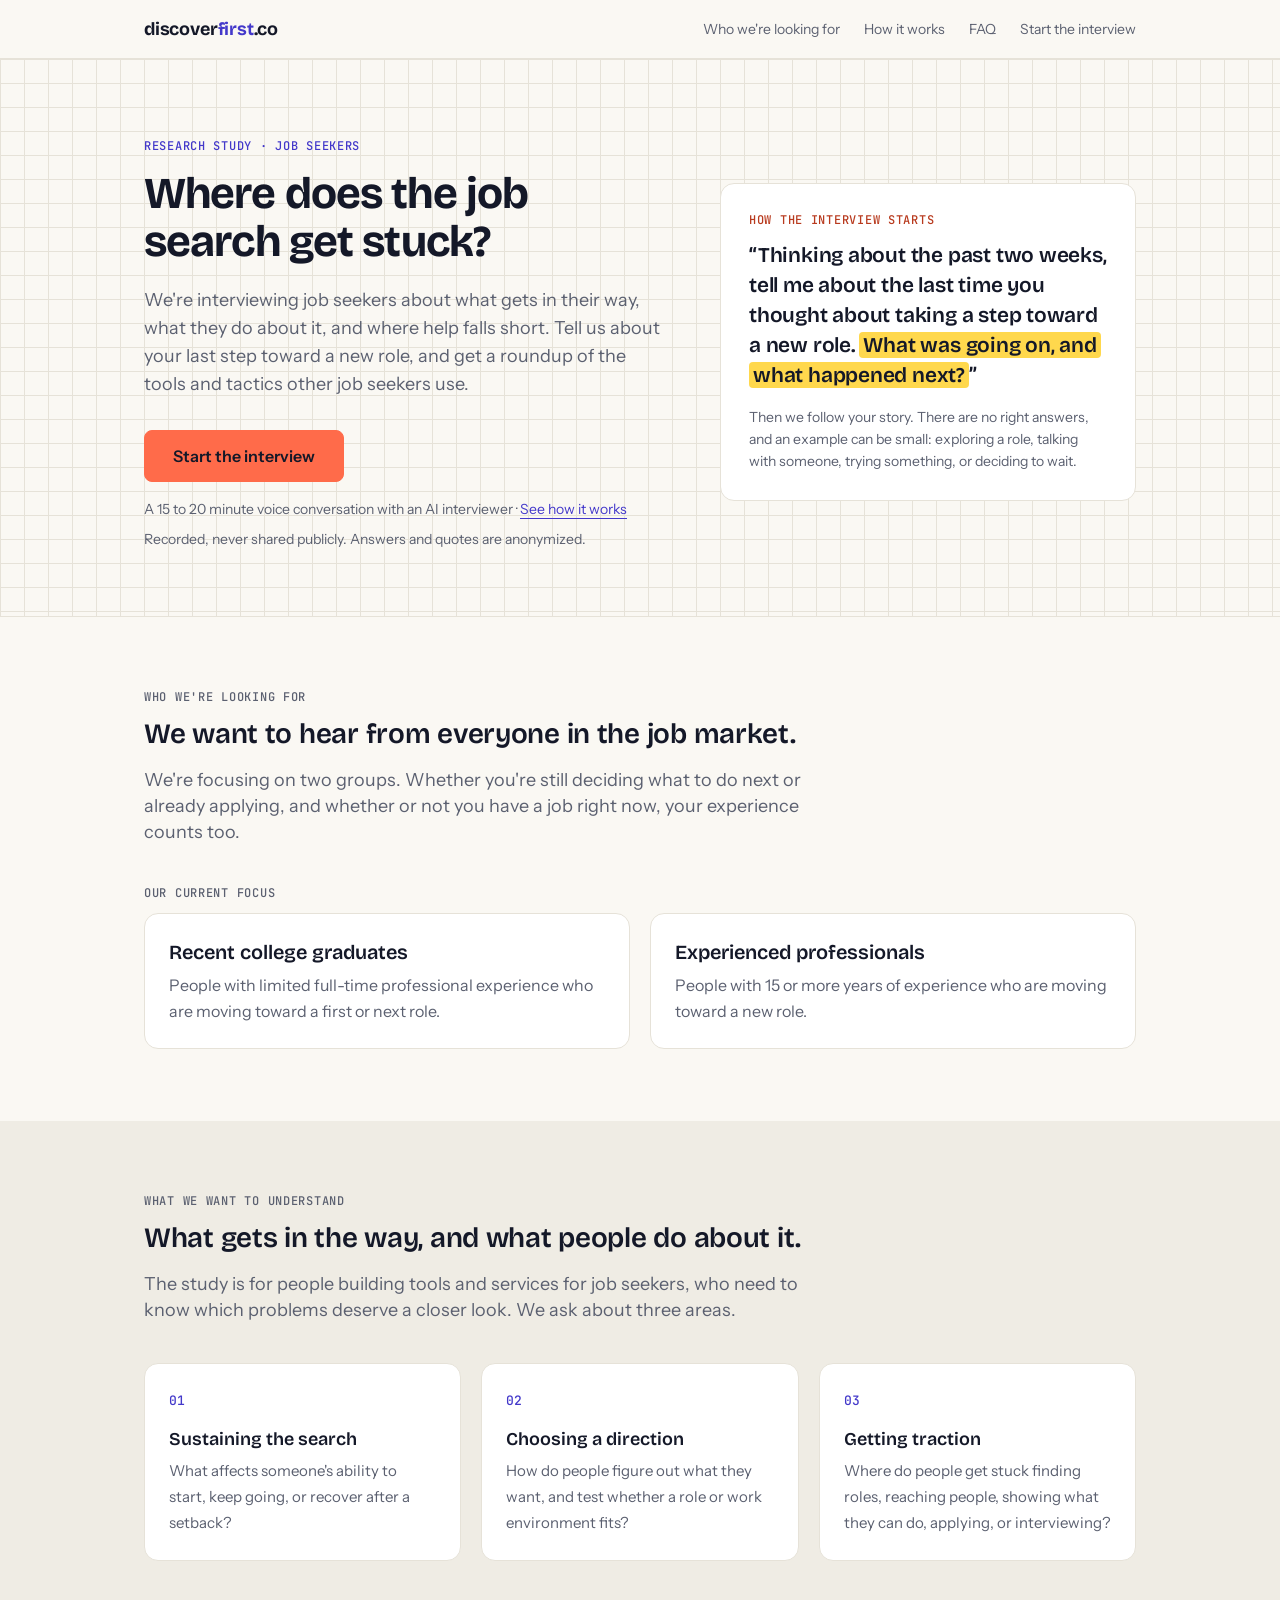
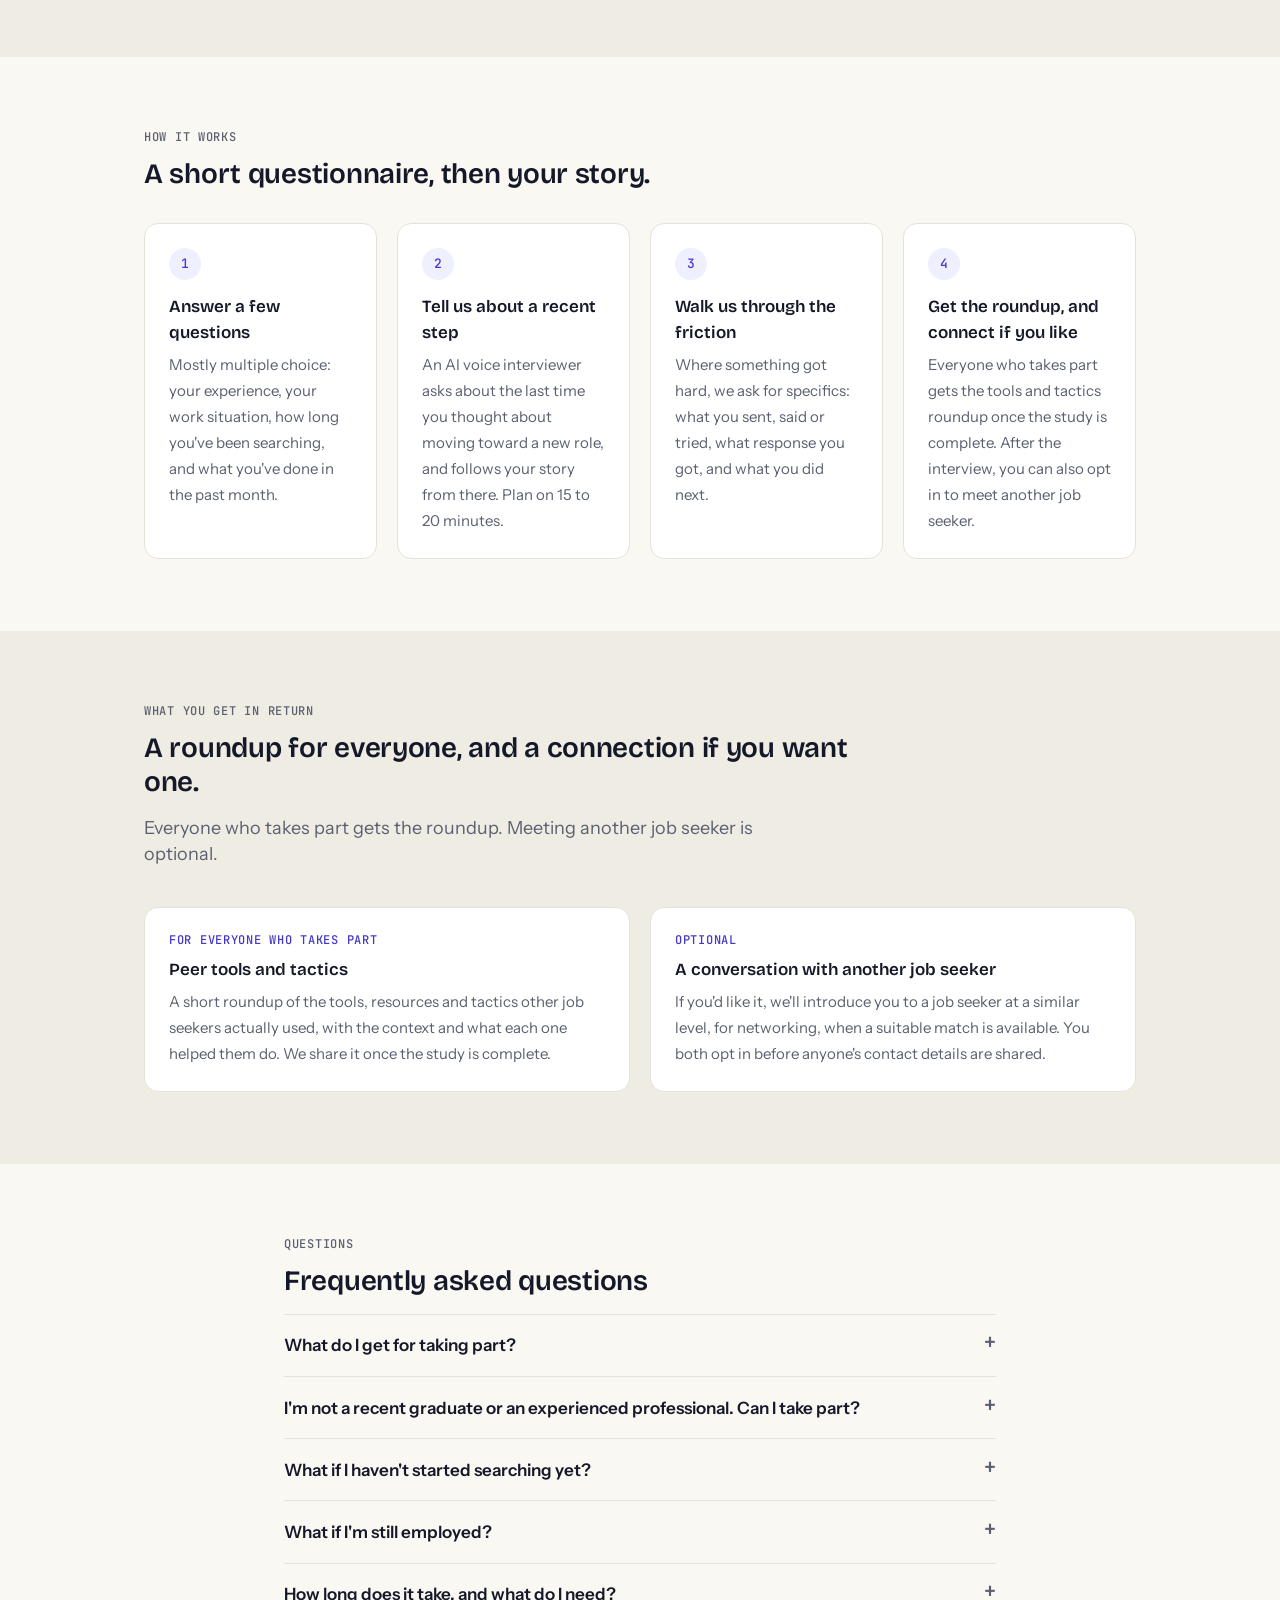
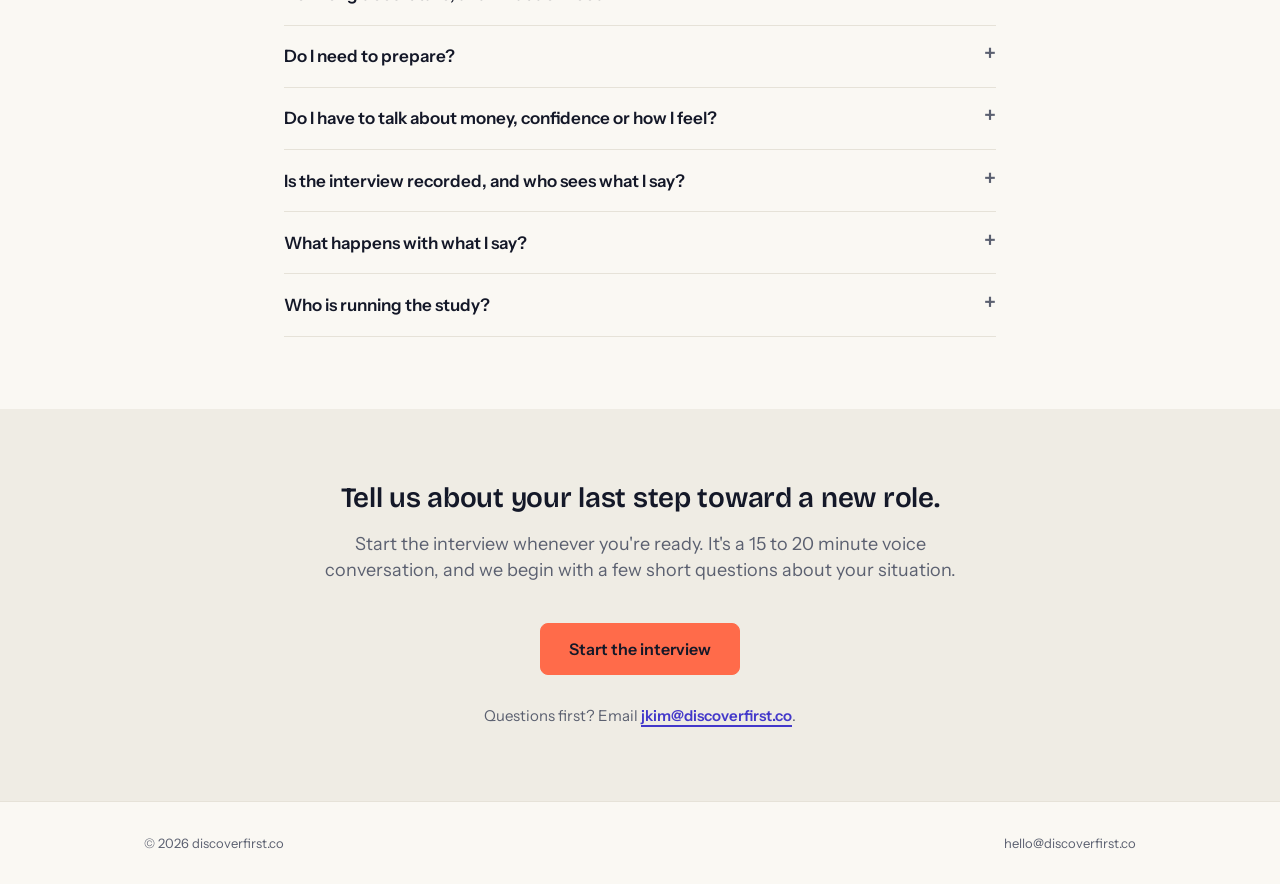
<file: job-search-study.html>
<!DOCTYPE html>
<html lang="en">
<head>
  <meta charset="UTF-8" />
  <meta name="viewport" content="width=device-width, initial-scale=1.0" />
  <meta name="description" content="We're interviewing job seekers about what gets in their way, what they do about it, and where help falls short. Take a 15 to 20 minute voice interview about your last step toward a new role, and get a roundup of the tools and tactics other job seekers use." />
  <title>Where does the job search get stuck? — Discover First</title>

  <meta property="og:title" content="Where does the job search get stuck?" />
  <meta property="og:description" content="A research study with job seekers. Tell us about your last step toward a new role, and get a roundup of the tools and tactics other job seekers use." />
  <meta property="og:type" content="website" />
  <meta property="og:url" content="https://discoverfirst.co/job-search-study" />

  <link rel="preconnect" href="https://fonts.googleapis.com" />
  <link rel="preconnect" href="https://fonts.gstatic.com" crossorigin />
  <link href="https://fonts.googleapis.com/css2?family=Bricolage+Grotesque:opsz,wght@12..96,600..700&family=Instrument+Sans:wght@400;500;600&family=JetBrains+Mono:wght@500&display=swap" rel="stylesheet" />
  <link rel="stylesheet" href="jobseekers.css" />
  <link rel="stylesheet" href="job-search-study.css" />
</head>
<body>

  <header class="site-nav">
    <div class="container">
      <a class="nav-logo" href="/">discover<span>first</span>.co</a>
      <nav class="nav-links" aria-label="Primary">
        <a href="#who">Who we're looking for</a>
        <a href="#how-it-works">How it works</a>
        <a href="#faq">FAQ</a>
        <a href="https://user-interviewer.vercel.app/interview/s6Lvz0w4vZZEDl-Ks7mWedrRp1D9uY-C" class="keep">Start the interview</a>
      </nav>
    </div>
  </header>

  <main>
    <!-- HERO -->
    <section class="hero">
      <div class="container grid">
        <div>
          <span class="eyebrow">Research study &middot; Job seekers</span>
          <h1>Where does the job search get stuck?</h1>
          <p class="lede">We're interviewing job seekers about what gets in their way, what they do about it, and where help falls short. Tell us about your last step toward a new role, and get a roundup of the tools and tactics other job seekers use.</p>
          <a class="btn btn-cta" href="https://user-interviewer.vercel.app/interview/s6Lvz0w4vZZEDl-Ks7mWedrRp1D9uY-C">Start the interview</a>
          <p class="hero-note">A 15 to 20 minute voice conversation with an AI interviewer &middot; <a class="text-link-quiet" href="#how-it-works">See how it works</a></p>
          <p class="hero-note">Recorded, never shared publicly. Answers and quotes are anonymized.</p>
        </div>

        <aside class="question-card" aria-label="How the interview starts">
          <p class="question-tag">How the interview starts</p>
          <blockquote>&ldquo;Thinking about the past two weeks, tell me about the last time you thought about taking a step toward a new role. <span class="mark">What was going on, and what happened next?</span>&rdquo;</blockquote>
          <p class="question-note">Then we follow your story. There are no right answers, and an example can be small: exploring a role, talking with someone, trying something, or deciding to wait.</p>
        </aside>
      </div>
    </section>

    <!-- WHO WE'RE LOOKING FOR -->
    <section class="block" id="who">
      <div class="container">
        <p class="section-label">Who we're looking for</p>
        <h2>We want to hear from everyone in the job market.</h2>
        <p class="section-intro">We're focusing on two groups. Whether you're still deciding what to do next or already applying, and whether or not you have a job right now, your experience counts too.</p>
        <p class="groups-label">Our current focus</p>
        <div class="groups">
          <div class="group">
            <h3>Recent college graduates</h3>
            <p>People with limited full-time professional experience who are moving toward a first or next role.</p>
          </div>
          <div class="group">
            <h3>Experienced professionals</h3>
            <p>People with 15 or more years of experience who are moving toward a new role.</p>
          </div>
        </div>
      </div>
    </section>

    <!-- WHAT WE WANT TO UNDERSTAND -->
    <section class="block alt">
      <div class="container">
        <p class="section-label">What we want to understand</p>
        <h2>What gets in the way, and what people do about it.</h2>
        <p class="section-intro">The study is for people building tools and services for job seekers, who need to know which problems deserve a closer look. We ask about three areas.</p>
        <div class="areas">
          <div class="area">
            <p class="area-no">01</p>
            <h3>Sustaining the search</h3>
            <p>What affects someone's ability to start, keep going, or recover after a setback?</p>
          </div>
          <div class="area">
            <p class="area-no">02</p>
            <h3>Choosing a direction</h3>
            <p>How do people figure out what they want, and test whether a role or work environment fits?</p>
          </div>
          <div class="area">
            <p class="area-no">03</p>
            <h3>Getting traction</h3>
            <p>Where do people get stuck finding roles, reaching people, showing what they can do, applying, or interviewing?</p>
          </div>
        </div>
      </div>
    </section>

    <!-- HOW IT WORKS -->
    <section class="block" id="how-it-works">
      <div class="container">
        <p class="section-label">How it works</p>
        <h2>A short questionnaire, then your story.</h2>
        <div class="steps steps-4">
          <div class="step">
            <span class="step-num">1</span>
            <h3>Answer a few questions</h3>
            <p>Mostly multiple choice: your experience, your work situation, how long you've been searching, and what you've done in the past month.</p>
          </div>
          <div class="step">
            <span class="step-num">2</span>
            <h3>Tell us about a recent step</h3>
            <p>An AI voice interviewer asks about the last time you thought about moving toward a new role, and follows your story from there. Plan on 15 to 20 minutes.</p>
          </div>
          <div class="step">
            <span class="step-num">3</span>
            <h3>Walk us through the friction</h3>
            <p>Where something got hard, we ask for specifics: what you sent, said or tried, what response you got, and what you did next.</p>
          </div>
          <div class="step">
            <span class="step-num">4</span>
            <h3>Get the roundup, and connect if you like</h3>
            <p>Everyone who takes part gets the tools and tactics roundup once the study is complete. After the interview, you can also opt in to meet another job seeker.</p>
          </div>
        </div>
      </div>
    </section>

    <!-- WHAT YOU GET -->
    <section class="block alt" id="what-you-get">
      <div class="container">
        <p class="section-label">What you get in return</p>
        <h2>A roundup for everyone, and a connection if you want one.</h2>
        <p class="section-intro">Everyone who takes part gets the roundup. Meeting another job seeker is optional.</p>
        <div class="gets">
          <div class="gets-item">
            <p class="gets-tag">For everyone who takes part</p>
            <h3>Peer tools and tactics</h3>
            <p>A short roundup of the tools, resources and tactics other job seekers actually used, with the context and what each one helped them do. We share it once the study is complete.</p>
          </div>
          <div class="gets-item">
            <p class="gets-tag">Optional</p>
            <h3>A conversation with another job seeker</h3>
            <p>If you'd like it, we'll introduce you to a job seeker at a similar level, for networking, when a suitable match is available. You both opt in before anyone's contact details are shared.</p>
          </div>
        </div>
      </div>
    </section>

    <!-- FAQ -->
    <section class="block" id="faq">
      <div class="container narrow">
        <p class="section-label">Questions</p>
        <h2>Frequently asked questions</h2>
        <div class="faq">
          <details>
            <summary>What do I get for taking part?</summary>
            <p>Everyone who takes part gets a roundup of the tools and tactics shared by other job seekers, once the study is complete. If you'd like, you can also be connected with job seekers at a similar level for networking. That part is optional: it only happens if you and the other person both opt in, and we share contact details only then.</p>
          </details>
          <details>
            <summary>I'm not a recent graduate or an experienced professional. Can I take part?</summary>
            <p>Yes. We're focusing on two groups, but we want to hear from everyone in the job market.</p>
          </details>
          <details>
            <summary>What if I haven't started searching yet?</summary>
            <p>That's fine. We want to hear from people who are still deciding what to do next, as well as people who are already applying.</p>
          </details>
          <details>
            <summary>What if I'm still employed?</summary>
            <p>We're talking with people who are searching while employed and people who are not working. Your work situation is one of the questions at the start.</p>
          </details>
          <details>
            <summary>How long does it take, and what do I need?</summary>
            <p>About 15 to 20 minutes. It's a voice conversation with an AI interviewer, so use a device with a microphone and find a quiet spot.</p>
          </details>
          <details>
            <summary>Do I need to prepare?</summary>
            <p>No. We ask about a recent, real example. If nothing comes to mind, we'll ask for the most recent one you remember.</p>
          </details>
          <details>
            <summary>Do I have to talk about money, confidence or how I feel?</summary>
            <p>No. If those come up, we ask how they affected a specific decision or action, and you choose how much to share.</p>
          </details>
          <details>
            <summary>Is the interview recorded, and who sees what I say?</summary>
            <p>Yes, it's recorded. Recordings are not shared publicly, and all answers and quotes are anonymized.</p>
          </details>
          <details>
            <summary>What happens with what I say?</summary>
            <p>We look for patterns across interviews and report how many participants described each one, so readers can judge the evidence. All answers and quotes are anonymized.</p>
          </details>
          <details>
            <summary>Who is running the study?</summary>
            <p>Discover First. Questions about the study can go to <a class="text-link" href="mailto:jkim@discoverfirst.co">jkim@discoverfirst.co</a>.</p>
          </details>
        </div>
      </div>
    </section>

    <!-- CLOSING CTA -->
    <section class="block alt final" id="start">
      <div class="container">
        <h2>Tell us about your last step toward a new role.</h2>
        <p class="section-intro">Start the interview whenever you're ready. It's a 15 to 20 minute voice conversation, and we begin with a few short questions about your situation.</p>
        <a class="btn btn-cta" href="https://user-interviewer.vercel.app/interview/s6Lvz0w4vZZEDl-Ks7mWedrRp1D9uY-C">Start the interview</a>
        <p class="study-contact">Questions first? Email <a class="text-link" href="mailto:jkim@discoverfirst.co">jkim@discoverfirst.co</a>.</p>
      </div>
    </section>
  </main>

  <footer>
    <div class="container">
      <span>&copy; 2026 discoverfirst.co</span>
      <a href="mailto:hello@discoverfirst.co">hello@discoverfirst.co</a>
    </div>
  </footer>

</body>
</html>
</file>
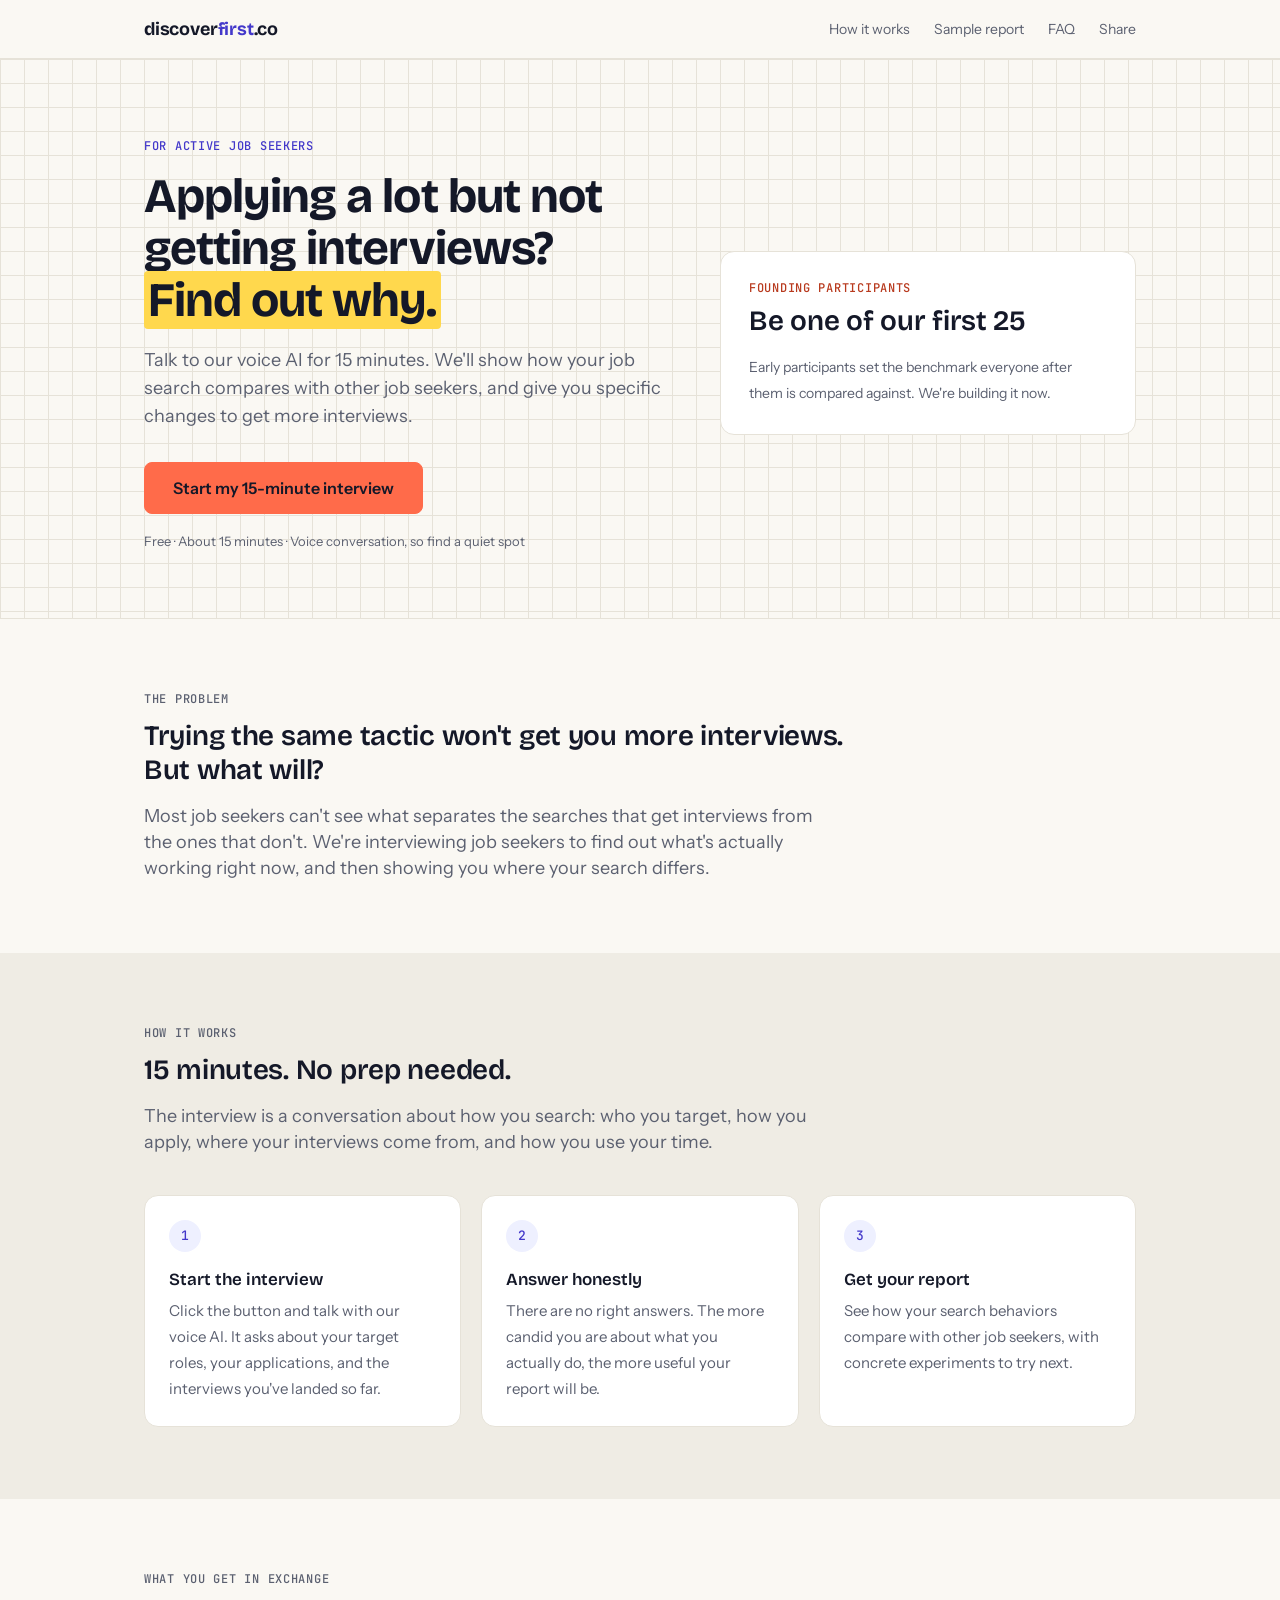
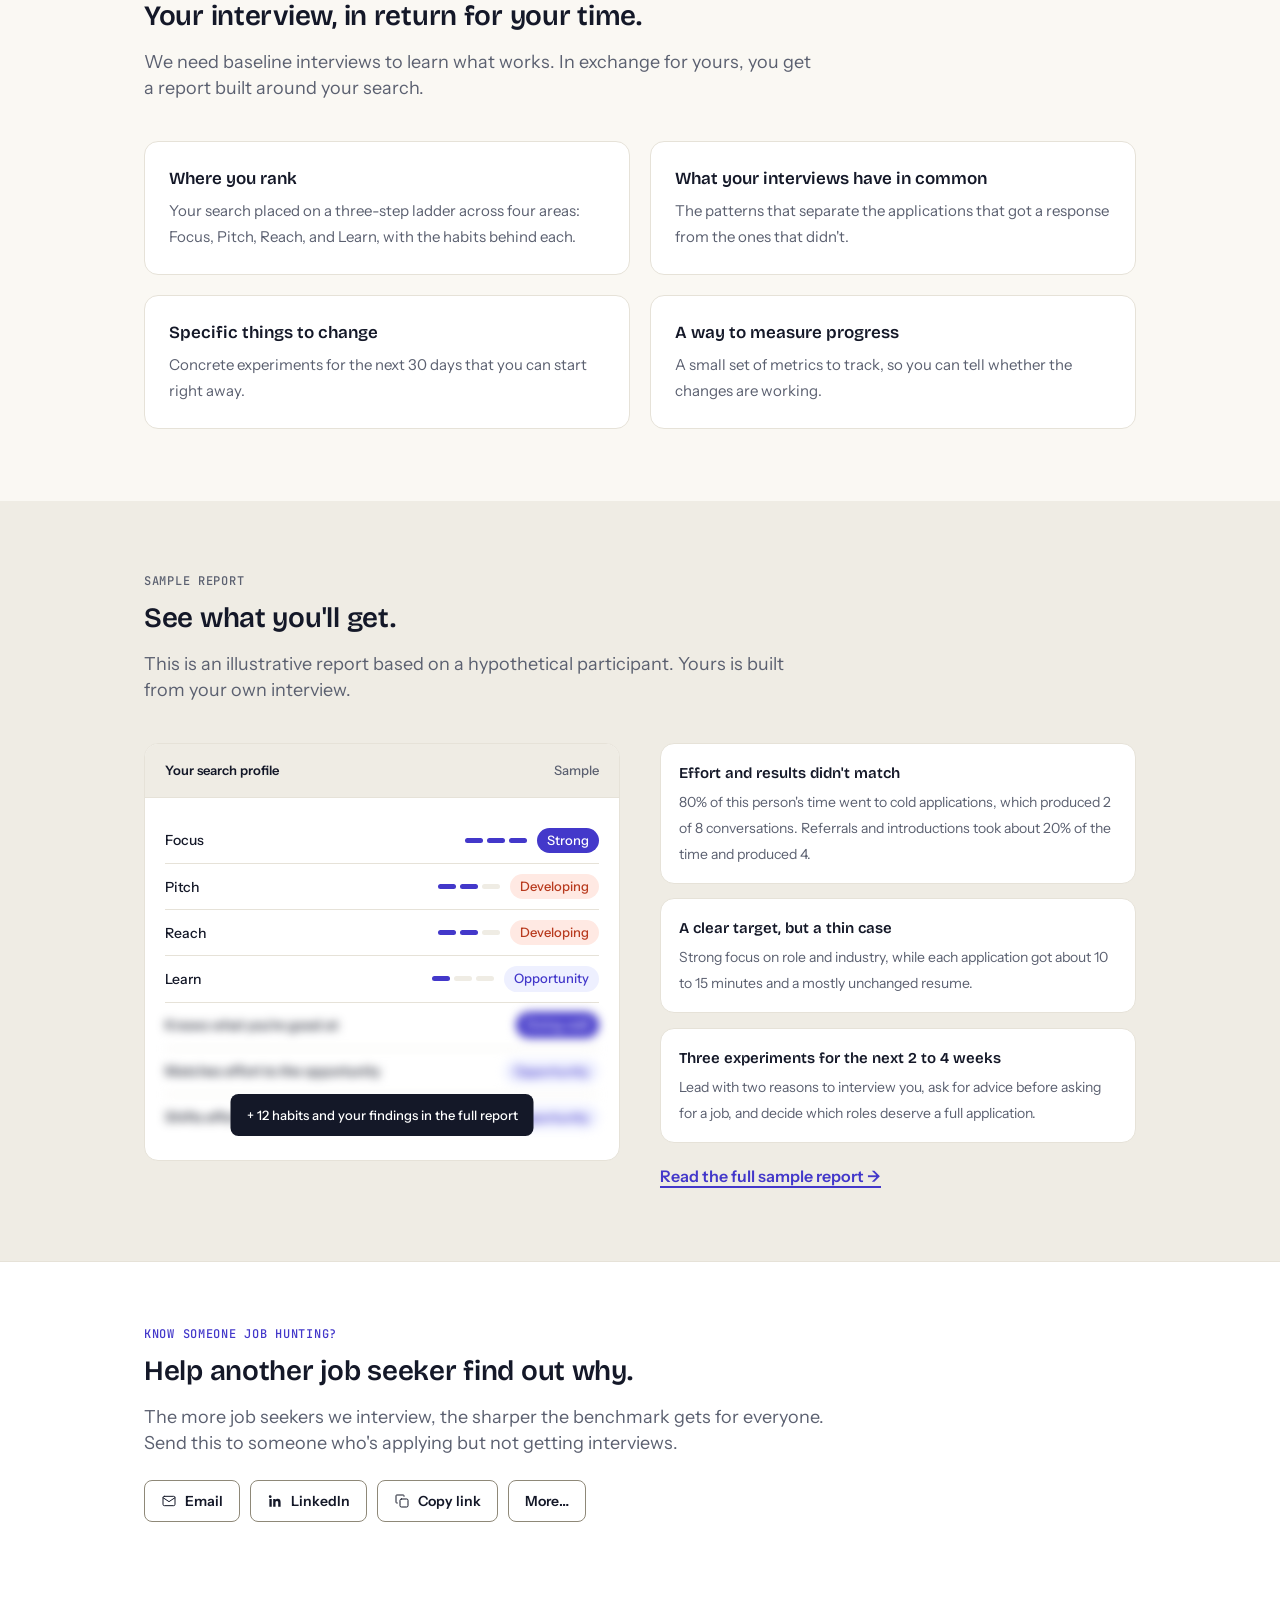
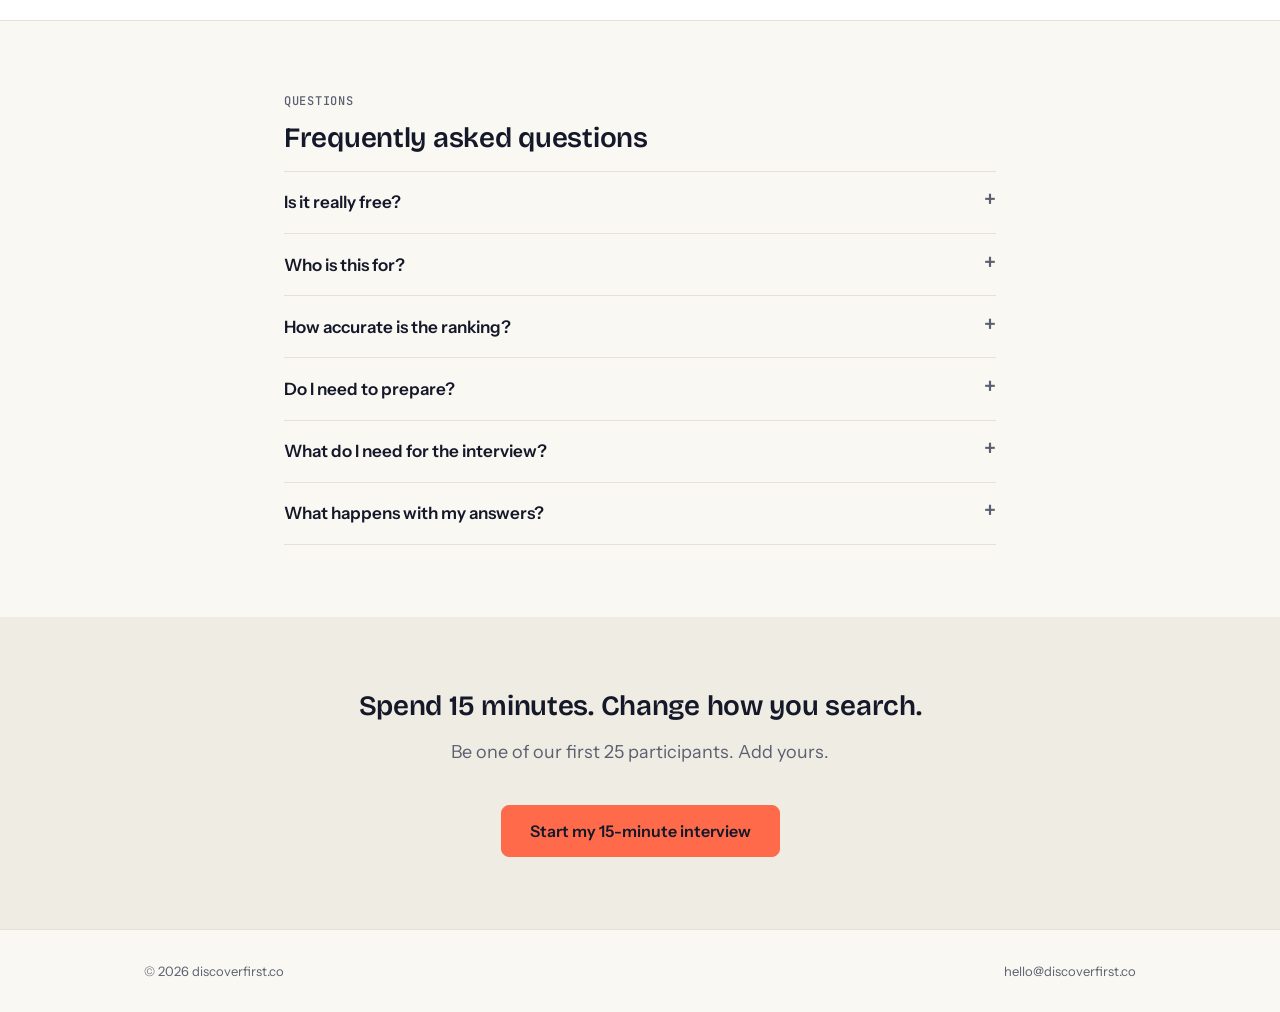
<file: jobseekers.html>
<!DOCTYPE html>
<html lang="en">
<head>
  <meta charset="UTF-8" />
  <meta name="viewport" content="width=device-width, initial-scale=1.0" />
  <meta name="description" content="Take a free 15-minute AI voice interview. See how your job search ranks against other job seekers and get specific changes to land more interviews." />
  <title>Why aren't you getting interviews? — Discover First</title>

  <meta property="og:title" content="Why aren't you getting interviews?" />
  <meta property="og:description" content="A free 15-minute AI voice interview that shows how your job search compares with others, and what to change." />
  <meta property="og:type" content="website" />
  <meta property="og:url" content="https://discoverfirst.co/jobseekers" />

  <link rel="preconnect" href="https://fonts.googleapis.com" />
  <link rel="preconnect" href="https://fonts.gstatic.com" crossorigin />
  <link href="https://fonts.googleapis.com/css2?family=Bricolage+Grotesque:opsz,wght@12..96,600..700&family=Instrument+Sans:wght@400;500;600&family=JetBrains+Mono:wght@500&display=swap" rel="stylesheet" />
  <link rel="stylesheet" href="jobseekers.css" />
</head>
<body>

  <header class="site-nav">
    <div class="container">
      <a class="nav-logo" href="/">discover<span>first</span>.co</a>
      <nav class="nav-links" aria-label="Primary">
        <a href="#how-it-works">How it works</a>
        <a href="#sample">Sample report</a>
        <a href="#faq">FAQ</a>
        <a href="#share" class="keep">Share</a>
      </nav>
    </div>
  </header>

  <main>
    <!-- HERO -->
    <section class="hero">
      <div class="container grid">
        <div>
          <span class="eyebrow">For active job seekers</span>
          <h1>Applying a lot but not getting interviews? <br><mark class="mark">Find out why.</mark></h1>
          <p class="lede">Talk to our voice AI for 15 minutes. We'll show how your job search compares with other job seekers, and give you specific changes to get more interviews.</p>
          <a class="btn btn-cta" data-interview-cta href="#">Start my 15-minute interview</a>
          <p class="hero-note">Free &middot; About 15 minutes &middot; Voice conversation, so find a quiet spot</p>
        </div>

        <aside class="counter-card" aria-label="Interview progress">
          <div data-state="early">
            <p class="counter-label">Founding participants</p>
            <p class="counter-num counter-num-text">Be one of our first 25</p>
            <p class="counter-sub" style="margin-top:1rem">Early participants set the benchmark everyone after them is compared against. We're building it now.</p>
          </div>
          <div data-state="live" hidden>
            <p class="counter-label">Baseline interviews completed</p>
            <p class="counter-num"><span data-count>25</span> <small>of <span data-goal>50</span></small></p>
            <div class="progress" role="progressbar" aria-valuemin="0" aria-valuemax="50" aria-valuenow="25" aria-label="Interviews completed toward goal">
              <div class="progress-bar" data-bar></div>
            </div>
            <p class="counter-sub"><strong><span data-remaining>25</span> more</strong> to reach our first benchmark. Early participants help set the standard that everyone is compared against.</p>
          </div>
        </aside>
      </div>
    </section>

    <!-- WHY -->
    <section class="block">
      <div class="container">
        <p class="section-label">The problem</p>
        <h2>Trying the same tactic won't get you more interviews. <br>But what will?</h2>
        <p class="section-intro" style="margin-bottom:0">Most job seekers can't see what separates the searches that get interviews from the ones that don't. We're interviewing job seekers to find out what's actually working right now, and then showing you where your search differs.</p>
      </div>
    </section>

    <!-- HOW IT WORKS -->
    <section class="block alt" id="how-it-works">
      <div class="container">
        <p class="section-label">How it works</p>
        <h2>15 minutes. No prep needed.</h2>
        <p class="section-intro">The interview is a conversation about how you search: who you target, how you apply, where your interviews come from, and how you use your time.</p>
        <div class="steps">
          <div class="step">
            <span class="step-num">1</span>
            <h3>Start the interview</h3>
            <p>Click the button and talk with our voice AI. It asks about your target roles, your applications, and the interviews you've landed so far.</p>
          </div>
          <div class="step">
            <span class="step-num">2</span>
            <h3>Answer honestly</h3>
            <p>There are no right answers. The more candid you are about what you actually do, the more useful your report will be.</p>
          </div>
          <div class="step">
            <span class="step-num">3</span>
            <h3>Get your report</h3>
            <p>See how your search behaviors compare with other job seekers, with concrete experiments to try next.</p>
          </div>
        </div>
      </div>
    </section>

    <!-- WHAT YOU GET -->
    <section class="block">
      <div class="container">
        <p class="section-label">What you get in exchange</p>
        <h2>Your interview, in return for your time.</h2>
        <p class="section-intro">We need baseline interviews to learn what works. In exchange for yours, you get a report built around your search.</p>
        <div class="gets">
          <div class="gets-item">
            <h3>Where you rank</h3>
            <p>Your search placed on a three-step ladder across four areas: Focus, Pitch, Reach, and Learn, with the habits behind each.</p>
          </div>
          <div class="gets-item">
            <h3>What your interviews have in common</h3>
            <p>The patterns that separate the applications that got a response from the ones that didn't.</p>
          </div>
          <div class="gets-item">
            <h3>Specific things to change</h3>
            <p>Concrete experiments for the next 30 days that you can start right away.</p>
          </div>
          <div class="gets-item">
            <h3>A way to measure progress</h3>
            <p>A small set of metrics to track, so you can tell whether the changes are working.</p>
          </div>
        </div>
      </div>
    </section>

    <!-- SAMPLE REPORT TEASER -->
    <section class="block alt" id="sample">
      <div class="container">
        <p class="section-label">Sample report</p>
        <h2>See what you'll get.</h2>
        <p class="section-intro">This is an illustrative report based on a hypothetical participant. Yours is built from your own interview.</p>

        <div class="teaser">
          <div class="report-card" aria-label="Sample report preview">
            <div class="report-head"><span>Your search profile</span><span>Sample</span></div>
            <div class="report-body">
              <div class="area-row"><span class="score-name">Focus</span><span class="dots" aria-hidden="true"><i class="on"></i><i class="on"></i><i class="on"></i></span><span class="pill pill-good">Strong</span></div>
              <div class="area-row"><span class="score-name">Pitch</span><span class="dots" aria-hidden="true"><i class="on"></i><i class="on"></i><i></i></span><span class="pill pill-dev">Developing</span></div>
              <div class="area-row"><span class="score-name">Reach</span><span class="dots" aria-hidden="true"><i class="on"></i><i class="on"></i><i></i></span><span class="pill pill-dev">Developing</span></div>
              <div class="area-row"><span class="score-name">Learn</span><span class="dots" aria-hidden="true"><i class="on"></i><i></i><i></i></span><span class="pill pill-opp">Opportunity</span></div>
              <div class="locked" aria-hidden="true">
                <div class="area-row"><span class="score-name">Knows what you're good at</span><span class="pill pill-good">Doing well</span></div>
                <div class="area-row"><span class="score-name">Matches effort to the opportunity</span><span class="pill pill-opp">Opportunity</span></div>
                <div class="area-row"><span class="score-name">Shifts effort to what works</span><span class="pill pill-opp">Opportunity</span></div>
              </div>
              <span class="lock-note">+ 12 habits and your findings in the full report</span>
            </div>
          </div>

          <div>
            <div class="finding">
              <h3>Effort and results didn't match</h3>
              <p>80% of this person's time went to cold applications, which produced 2 of 8 conversations. Referrals and introductions took about 20% of the time and produced 4.</p>
            </div>
            <div class="finding">
              <h3>A clear target, but a thin case</h3>
              <p>Strong focus on role and industry, while each application got about 10 to 15 minutes and a mostly unchanged resume.</p>
            </div>
            <div class="finding">
              <h3>Three experiments for the next 2 to 4 weeks</h3>
              <p>Lead with two reasons to interview you, ask for advice before asking for a job, and decide which roles deserve a full application.</p>
            </div>
            <p style="margin-top:1.25rem"><a class="text-link" href="/sample-report">Read the full sample report &rarr;</a></p>
          </div>
        </div>
      </div>
    </section>

    <!-- SHARE -->
    <section class="share" id="share">
      <div class="container">
        <p class="section-label">Know someone job hunting?</p>
        <h2>Help another job seeker find out why.</h2>
        <p class="section-intro">The more job seekers we interview, the sharper the benchmark gets for everyone. Send this to someone who's applying but not getting interviews.</p>
        <div class="share-row">
          <a class="btn btn-share" id="share-email" href="#">
            <svg viewBox="0 0 24 24" fill="none" stroke="currentColor" stroke-width="1.5" stroke-linecap="round" stroke-linejoin="round" aria-hidden="true"><rect x="3" y="5" width="18" height="14" rx="2"/><path d="m3 7 9 6 9-6"/></svg>
            Email
          </a>
          <a class="btn btn-share" id="share-linkedin" href="#">
            <svg viewBox="0 0 24 24" fill="currentColor" aria-hidden="true"><path d="M20.4 20.5h-3.6v-5.6c0-1.3 0-3-1.9-3s-2.1 1.4-2.1 2.9v5.7H9.3V9h3.4v1.6c.5-.9 1.6-1.9 3.4-1.9 3.6 0 4.3 2.4 4.3 5.5v6.3zM5.3 7.4a2.1 2.1 0 1 1 0-4.1 2.1 2.1 0 0 1 0 4.1zM7.1 20.5H3.6V9h3.5v11.5z"/></svg>
            LinkedIn
          </a>
          <button class="btn btn-share" id="share-copy" type="button">
            <svg viewBox="0 0 24 24" fill="none" stroke="currentColor" stroke-width="1.5" stroke-linecap="round" stroke-linejoin="round" aria-hidden="true"><rect x="9" y="9" width="12" height="12" rx="2"/><path d="M5 15H4a1 1 0 0 1-1-1V4a1 1 0 0 1 1-1h10a1 1 0 0 1 1 1v1"/></svg>
            Copy link
          </button>
          <button class="btn btn-share" id="share-native" type="button" hidden>More&hellip;</button>
        </div>
        <p class="share-status" id="share-status" role="status" aria-live="polite"></p>
      </div>
    </section>

    <!-- FAQ -->
    <section class="block" id="faq">
      <div class="container narrow">
        <p class="section-label">Questions</p>
        <h2>Frequently asked questions</h2>
        <div class="faq">
          <details>
            <summary>Is it really free?</summary>
            <p>Yes. We're asking for 15 minutes of your time. In exchange you get your report. We need baseline interviews to learn what's working in the market.</p>
          </details>
          <details>
            <summary>Who is this for?</summary>
            <p>Anyone actively job searching who isn't getting as many interviews with recruiters and hiring managers as they'd like. It works at any level and in any field.</p>
          </details>
          <details>
            <summary>How accurate is the ranking?</summary>
            <p>We're at an early stage. Scores describe job search behaviors, not your value as a candidate, and should be read as directional. As more interviews are completed, comparisons get more precise.</p>
          </details>
          <details>
            <summary>Do I need to prepare?</summary>
            <p>No. It helps to have a rough sense of where your recent interviews came from and the kinds of roles you've applied to, but you can answer from memory.</p>
          </details>
          <details>
            <summary>What do I need for the interview?</summary>
            <p>A device with a microphone and a quiet place for about 15 minutes. It's a voice conversation, not a typed form.</p>
          </details>
          <details>
            <summary>What happens with my answers?</summary>
            <p>Your answers are used to build the benchmark and to produce your report. You'll enter your email at the start of the interview so we can send it to you.</p>
          </details>
        </div>
      </div>
    </section>

    <!-- FINAL CTA -->
    <section class="block alt final">
      <div class="container">
        <h2>Spend 15 minutes. Change how you search.</h2>
        <p class="section-intro">
          <span data-state="early">Be one of our first 25 participants. Add yours.</span>
          <span data-state="live" hidden><span data-count>25</span> of <span data-goal>50</span> baseline interviews are done. Add yours.</span>
        </p>
        <a class="btn btn-cta" data-interview-cta href="#">Start my 15-minute interview</a>
      </div>
    </section>
  </main>

  <dialog id="linkedin-dialog" aria-labelledby="linkedin-dialog-title">
    <h2 id="linkedin-dialog-title">Your post text is ready</h2>
    <p>When LinkedIn opens, paste this into your post with <strong>Ctrl+V</strong> (<strong>Cmd+V</strong> on Mac).</p>
    <blockquote id="linkedin-dialog-text"></blockquote>
    <div class="dialog-actions">
      <a class="btn btn-primary" id="linkedin-dialog-go" href="#" target="_blank" rel="noopener">Copy post text &amp; continue to LinkedIn</a>
      <button class="btn btn-share" id="linkedin-dialog-close" type="button">Cancel</button>
    </div>
  </dialog>

  <footer>
    <div class="container">
      <span>&copy; 2026 discoverfirst.co</span>
      <a href="mailto:hello@discoverfirst.co">hello@discoverfirst.co</a>
    </div>
  </footer>

  <script src="jobseekers.js"></script>
</body>
</html>
</file>
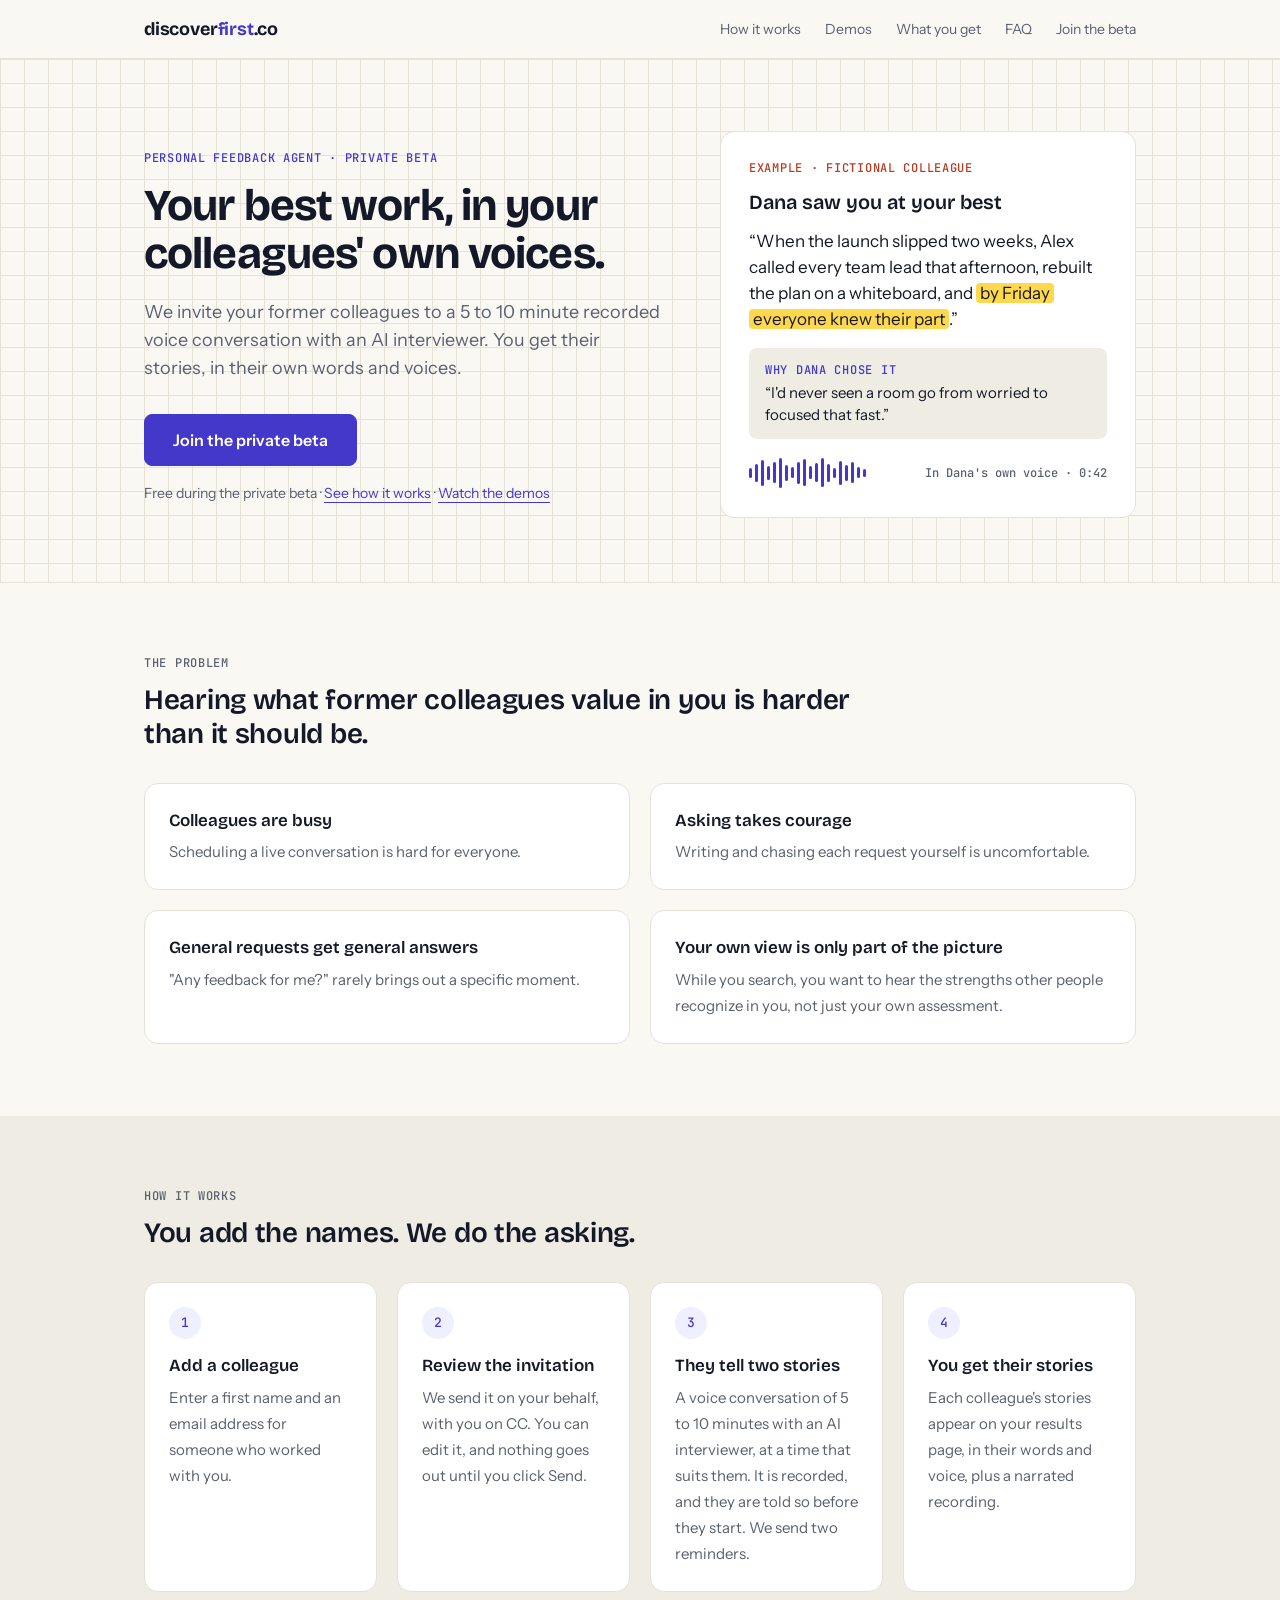
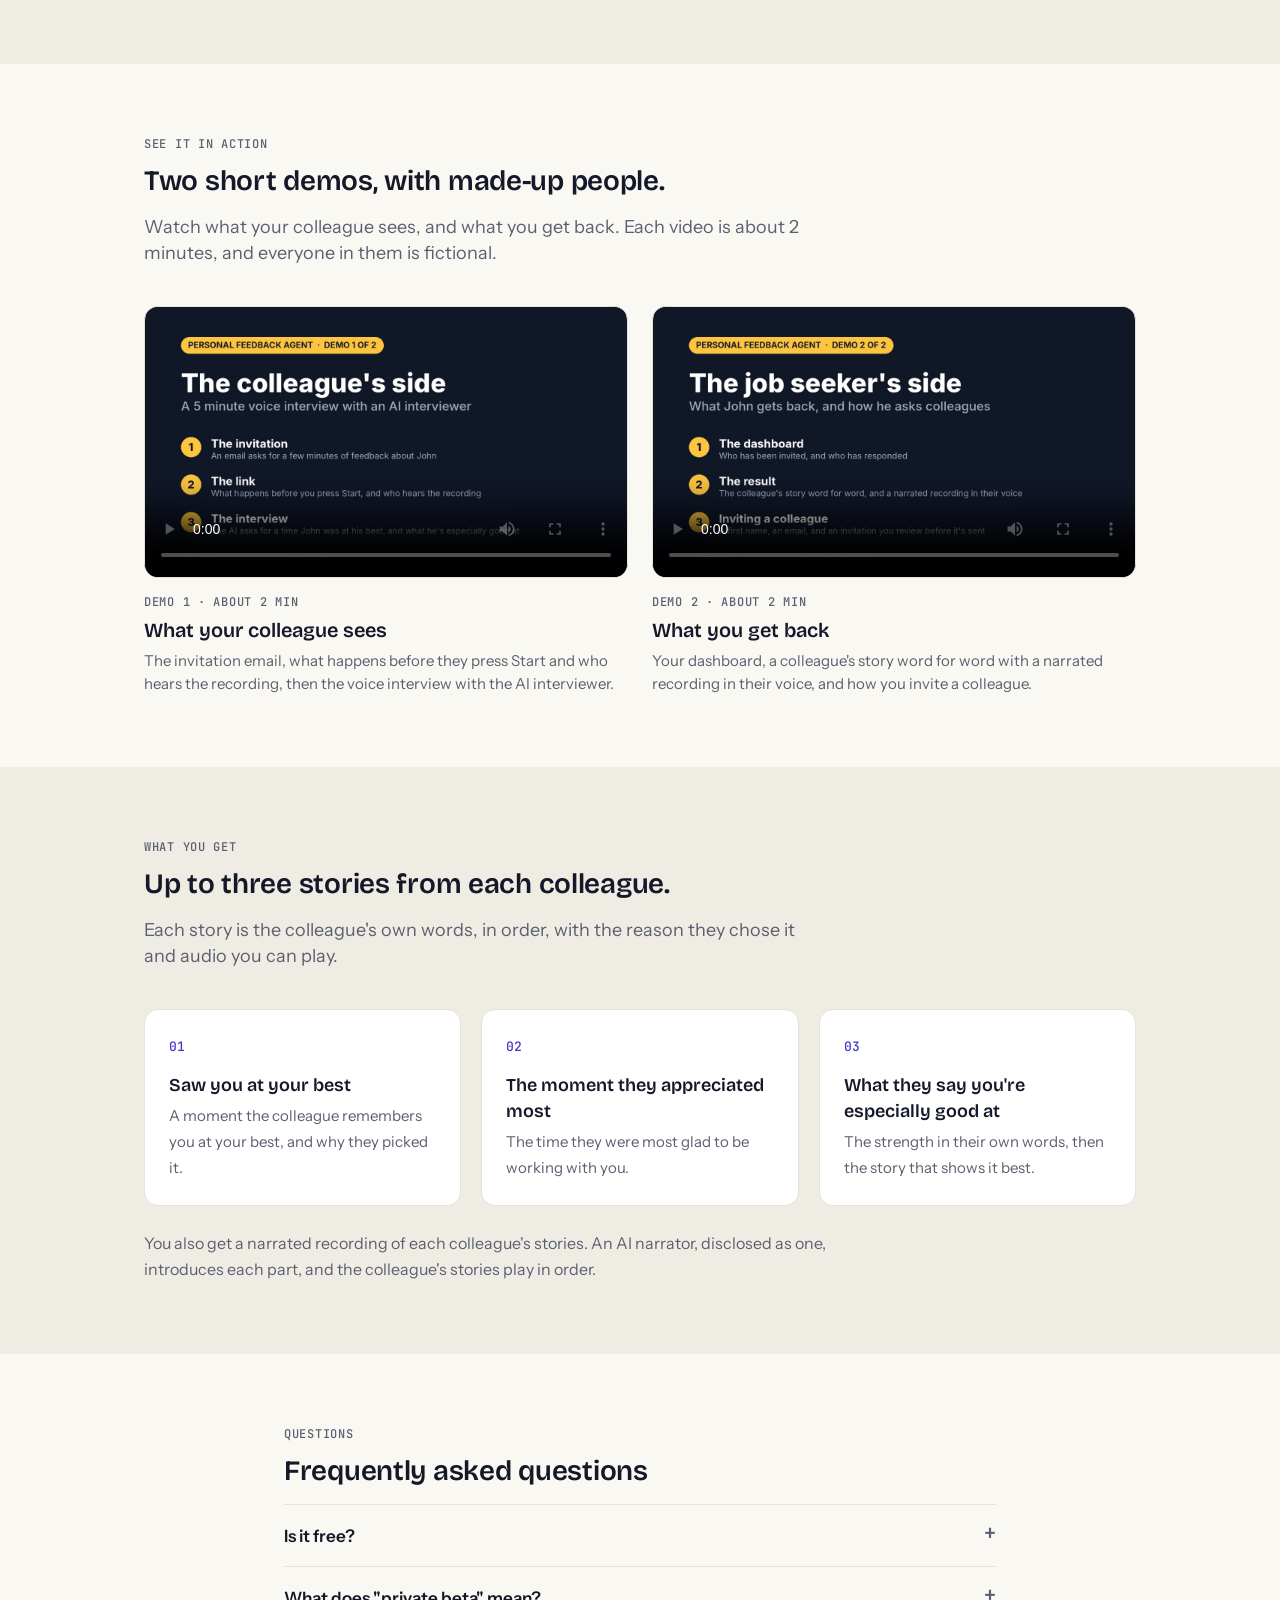
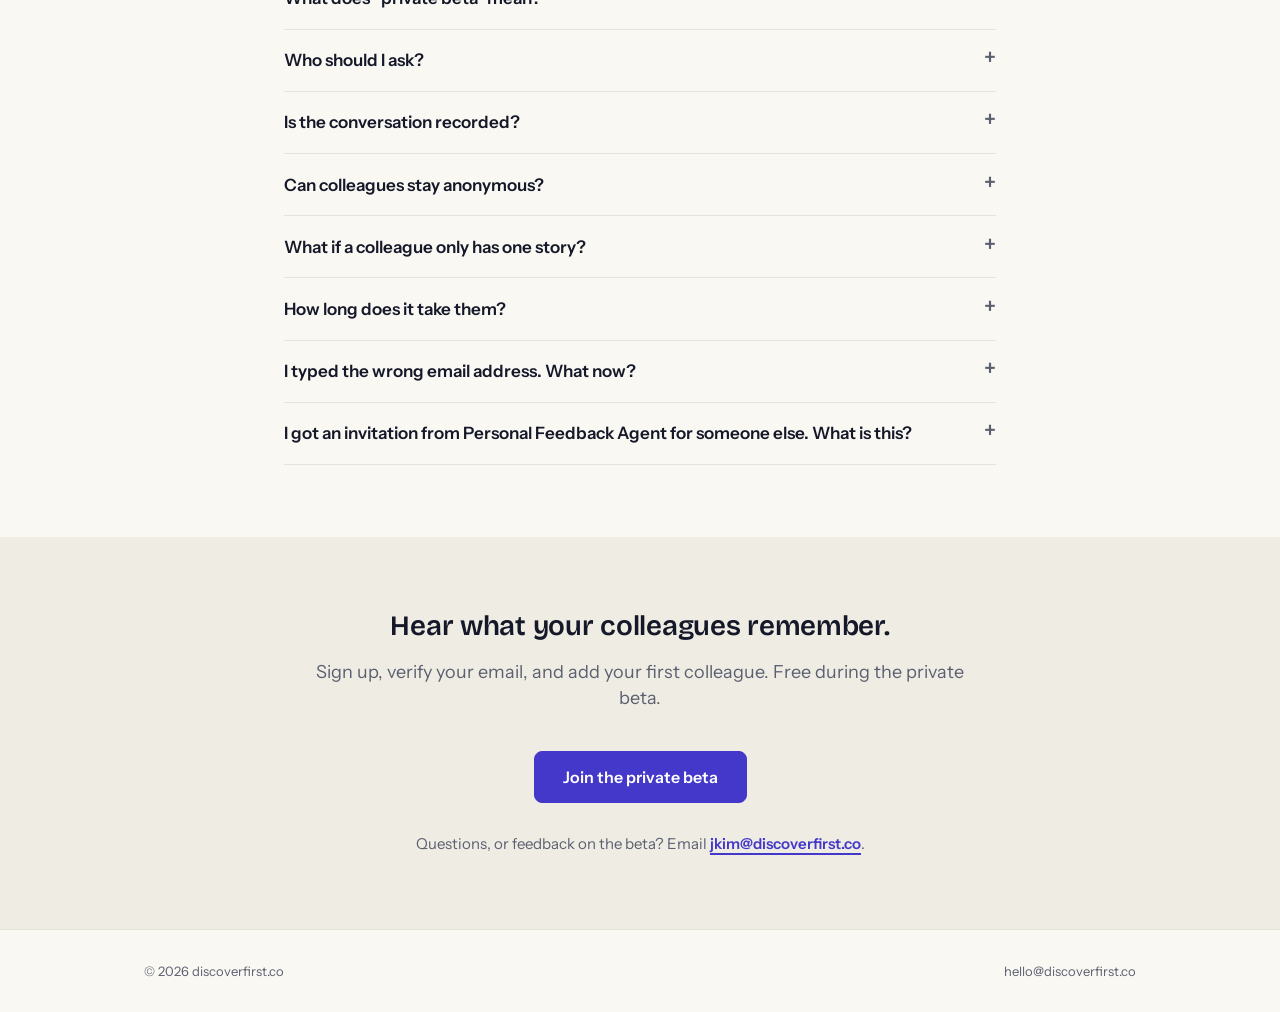
<file: personal-feedback-agent.html>
<!DOCTYPE html>
<html lang="en">
<head>
  <meta charset="UTF-8" />
  <meta name="viewport" content="width=device-width, initial-scale=1.0" />
  <meta name="description" content="Personal Feedback Agent invites your former colleagues to a 5 to 10 minute recorded voice conversation with an AI interviewer, then gives you their stories in their own words and voices. Free during the private beta." />
  <title>Your best work, in your colleagues' own voices — Personal Feedback Agent</title>

  <meta property="og:title" content="Your best work, in your colleagues' own voices" />
  <meta property="og:description" content="Personal Feedback Agent collects stories about you from former colleagues and gives them to you in their own words and voices. Free during the private beta." />
  <meta property="og:type" content="website" />
  <meta property="og:url" content="https://discoverfirst.co/personal-feedback-agent" />

  <link rel="preconnect" href="https://fonts.googleapis.com" />
  <link rel="preconnect" href="https://fonts.gstatic.com" crossorigin />
  <link href="https://fonts.googleapis.com/css2?family=Bricolage+Grotesque:opsz,wght@12..96,600..700&family=Instrument+Sans:wght@400;500;600&family=JetBrains+Mono:wght@500&display=swap" rel="stylesheet" />
  <link rel="stylesheet" href="jobseekers.css" />
  <link rel="stylesheet" href="pfa.css" />
</head>
<body>

  <header class="site-nav">
    <div class="container">
      <a class="nav-logo" href="/">discover<span>first</span>.co</a>
      <nav class="nav-links" aria-label="Primary">
        <a href="#how-it-works">How it works</a>
        <a href="#demos">Demos</a>
        <a href="#what-you-get">What you get</a>
        <a href="#faq">FAQ</a>
        <a href="https://personal-feedback-agent.vercel.app/sign-up" class="keep">Join the beta</a>
      </nav>
    </div>
  </header>

  <main>
    <!-- HERO -->
    <section class="hero">
      <div class="container grid">
        <div>
          <span class="eyebrow">Personal Feedback Agent &middot; Private beta</span>
          <h1>Your best work, in your colleagues' own voices.</h1>
          <p class="lede">We invite your former colleagues to a 5 to 10 minute recorded voice conversation with an AI interviewer. You get their stories, in their own words and voices.</p>
          <a class="btn btn-primary" href="https://personal-feedback-agent.vercel.app/sign-up">Join the private beta</a>
          <p class="hero-note">Free during the private beta &middot; <a class="text-link-quiet" href="#how-it-works">See how it works</a> &middot; <a class="text-link-quiet" href="#demos">Watch the demos</a></p>
        </div>

        <aside class="example-card" aria-label="Example result, with a fictional colleague">
          <p class="example-tag">Example &middot; fictional colleague</p>
          <p class="example-kicker">Dana saw you at your best</p>
          <blockquote>&ldquo;When the launch slipped two weeks, Alex called every team lead that afternoon, rebuilt the plan on a whiteboard, and <span class="mark">by Friday everyone knew their part</span>.&rdquo;</blockquote>
          <div class="why">
            <p class="why-label">Why Dana chose it</p>
            <p>&ldquo;I'd never seen a room go from worried to focused that fast.&rdquo;</p>
          </div>
          <div class="audio">
            <div class="wave" aria-hidden="true">
              <i style="--h:30%"></i><i style="--h:55%"></i><i style="--h:80%"></i><i style="--h:45%"></i><i style="--h:65%"></i><i style="--h:95%"></i><i style="--h:50%"></i><i style="--h:35%"></i><i style="--h:70%"></i><i style="--h:85%"></i><i style="--h:40%"></i><i style="--h:60%"></i><i style="--h:90%"></i><i style="--h:55%"></i><i style="--h:30%"></i><i style="--h:75%"></i><i style="--h:50%"></i><i style="--h:65%"></i><i style="--h:35%"></i><i style="--h:25%"></i>
            </div>
            <span class="audio-text">In Dana's own voice &middot; 0:42</span>
          </div>
        </aside>
      </div>
    </section>

    <!-- THE PROBLEM -->
    <section class="block">
      <div class="container">
        <p class="section-label">The problem</p>
        <h2>Hearing what former colleagues value in you is harder than it should be.</h2>
        <div class="gets problems">
          <div class="gets-item">
            <h3>Colleagues are busy</h3>
            <p>Scheduling a live conversation is hard for everyone.</p>
          </div>
          <div class="gets-item">
            <h3>Asking takes courage</h3>
            <p>Writing and chasing each request yourself is uncomfortable.</p>
          </div>
          <div class="gets-item">
            <h3>General requests get general answers</h3>
            <p>"Any feedback for me?" rarely brings out a specific moment.</p>
          </div>
          <div class="gets-item">
            <h3>Your own view is only part of the picture</h3>
            <p>While you search, you want to hear the strengths other people recognize in you, not just your own assessment.</p>
          </div>
        </div>
      </div>
    </section>

    <!-- HOW IT WORKS -->
    <section class="block alt" id="how-it-works">
      <div class="container">
        <p class="section-label">How it works</p>
        <h2>You add the names. We do the asking.</h2>
        <div class="steps steps-4">
          <div class="step">
            <span class="step-num">1</span>
            <h3>Add a colleague</h3>
            <p>Enter a first name and an email address for someone who worked with you.</p>
          </div>
          <div class="step">
            <span class="step-num">2</span>
            <h3>Review the invitation</h3>
            <p>We send it on your behalf, with you on CC. You can edit it, and nothing goes out until you click Send.</p>
          </div>
          <div class="step">
            <span class="step-num">3</span>
            <h3>They tell two stories</h3>
            <p>A voice conversation of 5 to 10 minutes with an AI interviewer, at a time that suits them. It is recorded, and they are told so before they start. We send two reminders.</p>
          </div>
          <div class="step">
            <span class="step-num">4</span>
            <h3>You get their stories</h3>
            <p>Each colleague's stories appear on your results page, in their words and voice, plus a narrated recording.</p>
          </div>
        </div>
      </div>
    </section>

    <!-- DEMO VIDEOS -->
    <section class="block" id="demos">
      <div class="container">
        <p class="section-label">See it in action</p>
        <h2>Two short demos, with made-up people.</h2>
        <p class="section-intro">Watch what your colleague sees, and what you get back. Each video is about 2 minutes, and everyone in them is fictional.</p>
        <div class="demos">
          <figure class="demo">
            <video controls preload="metadata" playsinline poster="images/pfa/poster-colleague.jpg" aria-describedby="demo1-desc">
              <source src="videos/colleague-interview-demo.mp4" type="video/mp4" />
              Your browser can't play this video. <a href="videos/colleague-interview-demo.mp4">Download it</a>.
            </video>
            <figcaption>
              <span class="demo-tag">Demo 1 &middot; About 2 min</span>
              <h3>What your colleague sees</h3>
              <p id="demo1-desc">The invitation email, what happens before they press Start and who hears the recording, then the voice interview with the AI interviewer.</p>
            </figcaption>
          </figure>
          <figure class="demo">
            <video controls preload="metadata" playsinline poster="images/pfa/poster-job-seeker.jpg" aria-describedby="demo2-desc">
              <source src="videos/job-seeker-results-demo.mp4" type="video/mp4" />
              Your browser can't play this video. <a href="videos/job-seeker-results-demo.mp4">Download it</a>.
            </video>
            <figcaption>
              <span class="demo-tag">Demo 2 &middot; About 2 min</span>
              <h3>What you get back</h3>
              <p id="demo2-desc">Your dashboard, a colleague's story word for word with a narrated recording in their voice, and how you invite a colleague.</p>
            </figcaption>
          </figure>
        </div>
      </div>
    </section>

    <!-- WHAT YOU GET -->
    <section class="block alt" id="what-you-get">
      <div class="container">
        <p class="section-label">What you get</p>
        <h2>Up to three stories from each colleague.</h2>
        <p class="section-intro">Each story is the colleague's own words, in order, with the reason they chose it and audio you can play.</p>
        <div class="pieces">
          <div class="piece">
            <p class="piece-no">01</p>
            <h3>Saw you at your best</h3>
            <p>A moment the colleague remembers you at your best, and why they picked it.</p>
          </div>
          <div class="piece">
            <p class="piece-no">02</p>
            <h3>The moment they appreciated most</h3>
            <p>The time they were most glad to be working with you.</p>
          </div>
          <div class="piece">
            <p class="piece-no">03</p>
            <h3>What they say you're especially good at</h3>
            <p>The strength in their own words, then the story that shows it best.</p>
          </div>
        </div>
        <p class="recording-note">You also get a narrated recording of each colleague's stories. An AI narrator, disclosed as one, introduces each part, and the colleague's stories play in order.</p>
      </div>
    </section>

    <!-- FAQ -->
    <section class="block" id="faq">
      <div class="container narrow">
        <p class="section-label">Questions</p>
        <h2>Frequently asked questions</h2>
        <div class="faq">
          <details>
            <summary>Is it free?</summary>
            <p>Yes. The private beta is free.</p>
          </details>
          <details>
            <summary>What does "private beta" mean?</summary>
            <p>We aren't promoting it publicly yet. Anyone with this link can sign up, and we're learning from the first people who do.</p>
          </details>
          <details>
            <summary>Who should I ask?</summary>
            <p>Former colleagues who worked with you directly and who are willing to talk with an AI interviewer.</p>
          </details>
          <details>
            <summary>Is the conversation recorded?</summary>
            <p>Yes. Before they start, colleagues are told they are speaking with an AI and that the conversation is recorded. You receive the stories we build from it, in their voice, not the full interview.</p>
          </details>
          <details>
            <summary>Can colleagues stay anonymous?</summary>
            <p>No. Stories are in the colleague's own voice, so you can often tell who said what. We tell the colleague this up front.</p>
          </details>
          <details>
            <summary>What if a colleague only has one story?</summary>
            <p>The interviewer asks for two stories, but a colleague with one, or none, still has a complete conversation. Your results page says plainly which pieces they gave.</p>
          </details>
          <details>
            <summary>How long does it take them?</summary>
            <p>About 5 to 10 minutes. They don't need an account.</p>
          </details>
          <details>
            <summary>I typed the wrong email address. What now?</summary>
            <p>You can correct it in the review step before you send. After that, remove the colleague and add them again with the right address.</p>
          </details>
          <details>
            <summary>I got an invitation from Personal Feedback Agent for someone else. What is this?</summary>
            <p>A former colleague asked us to invite you to share a short story about working with them. Every email has a Stop link that ends all email from us to your address.</p>
          </details>
        </div>
      </div>
    </section>

    <!-- CLOSING CTA -->
    <section class="block alt final" id="join">
      <div class="container">
        <h2>Hear what your colleagues remember.</h2>
        <p class="section-intro">Sign up, verify your email, and add your first colleague. Free during the private beta.</p>
        <a class="btn btn-primary" href="https://personal-feedback-agent.vercel.app/sign-up">Join the private beta</a>
        <p class="beta-feedback">Questions, or feedback on the beta? Email <a class="text-link" href="mailto:jkim@discoverfirst.co">jkim@discoverfirst.co</a>.</p>
      </div>
    </section>
  </main>

  <footer>
    <div class="container">
      <span>&copy; 2026 discoverfirst.co</span>
      <a href="mailto:hello@discoverfirst.co">hello@discoverfirst.co</a>
    </div>
  </footer>

</body>
</html>
</file>
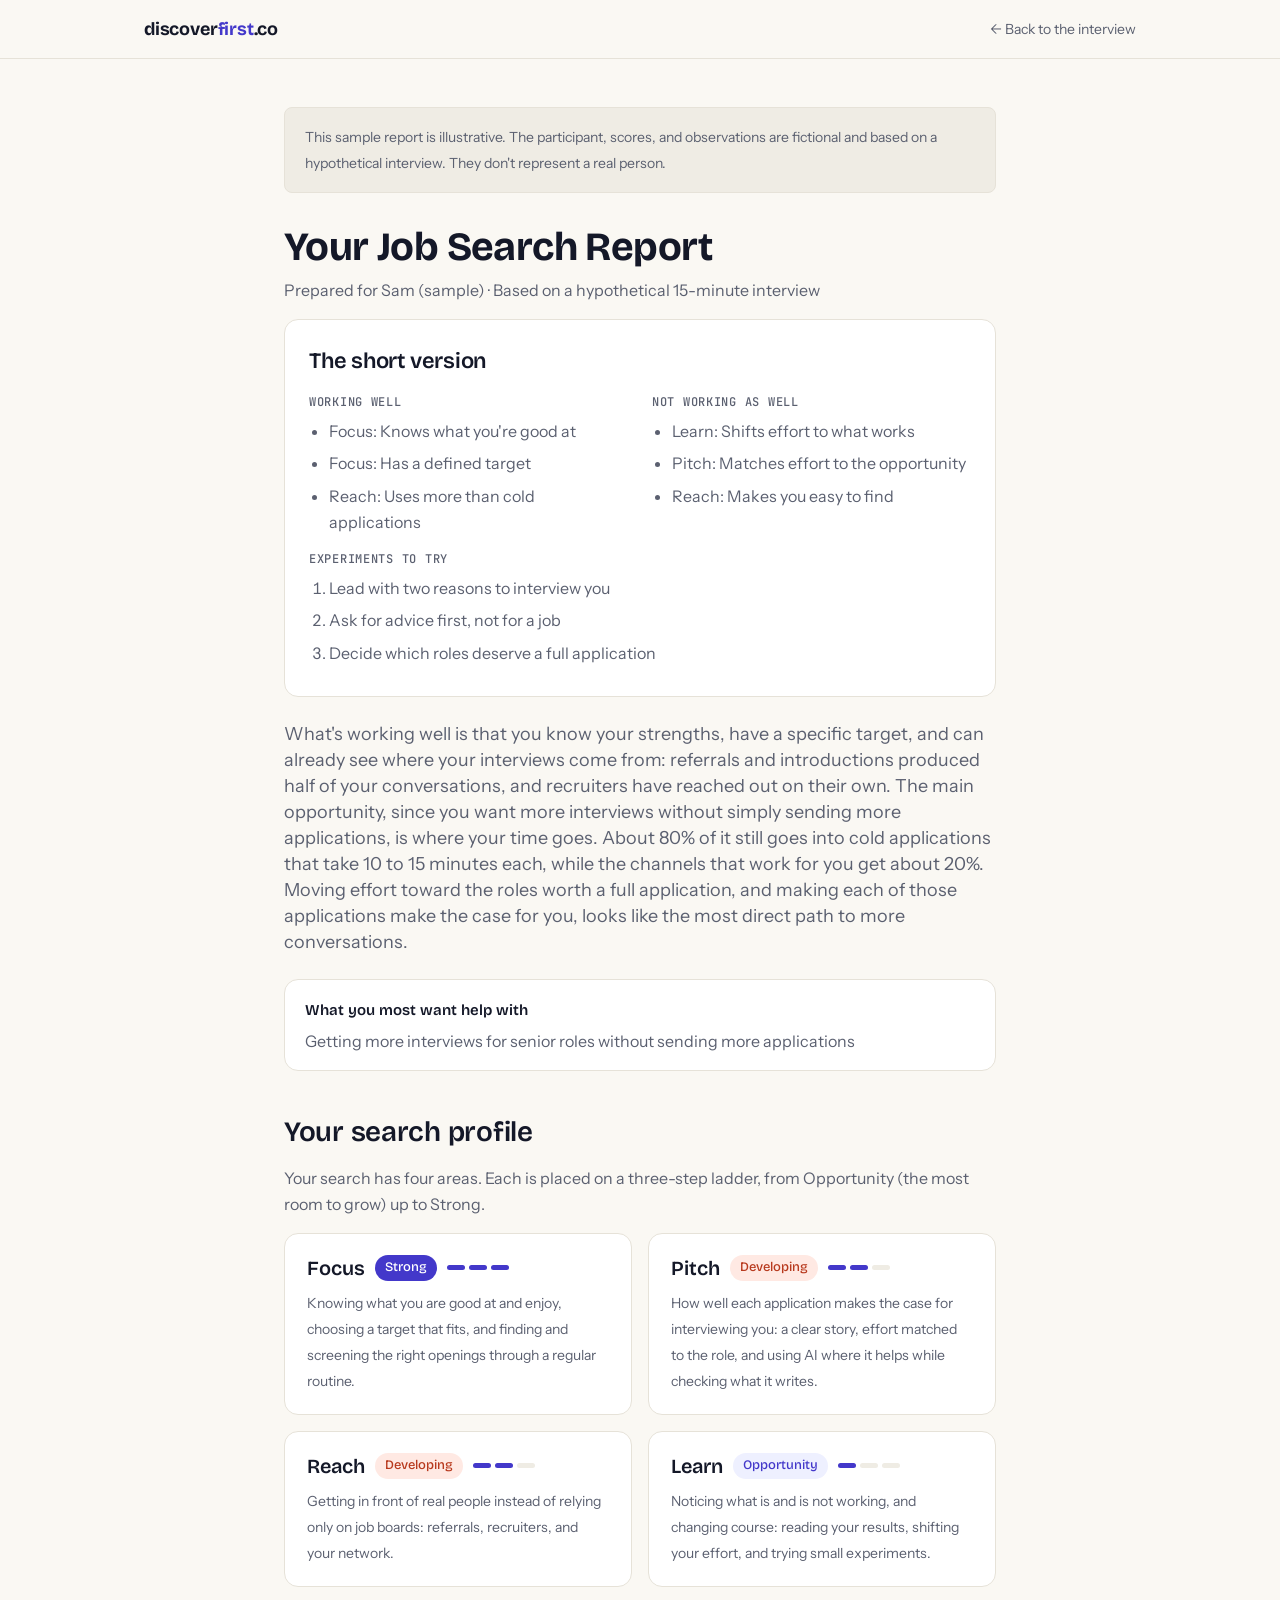
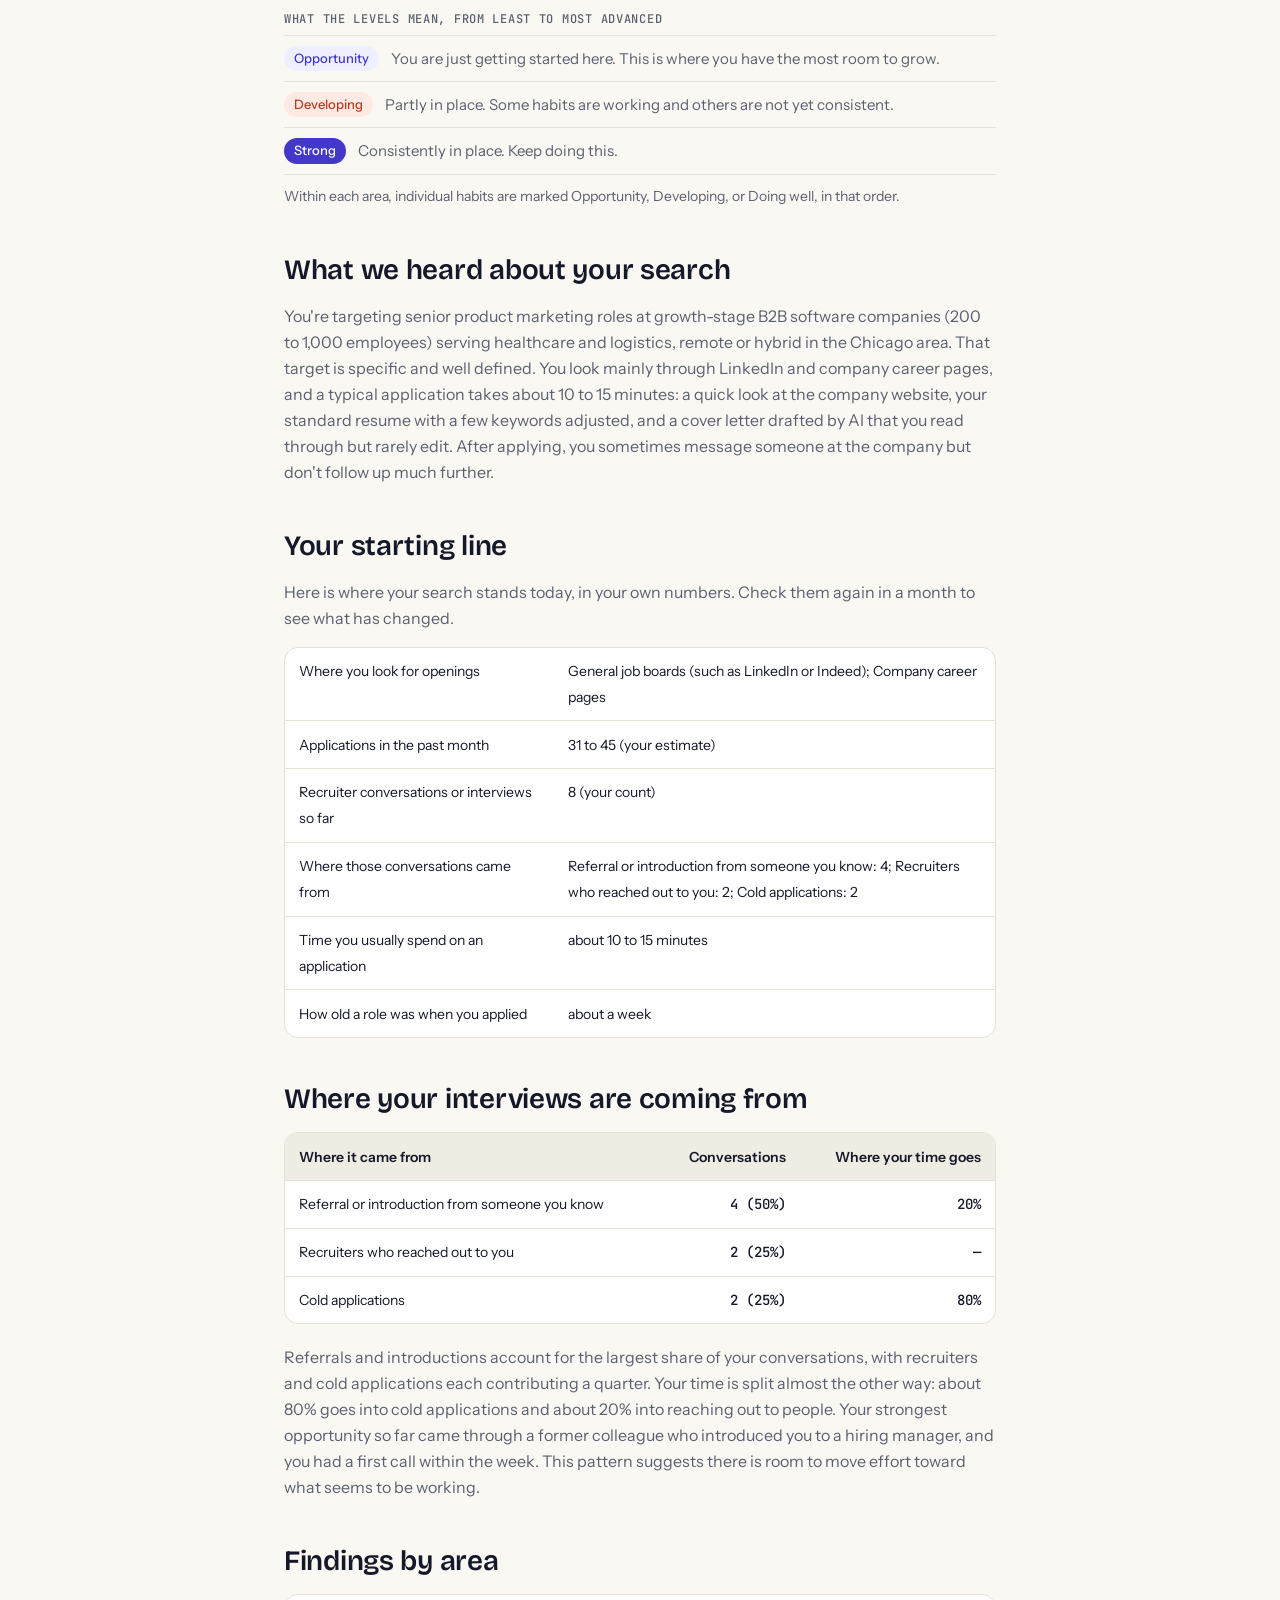
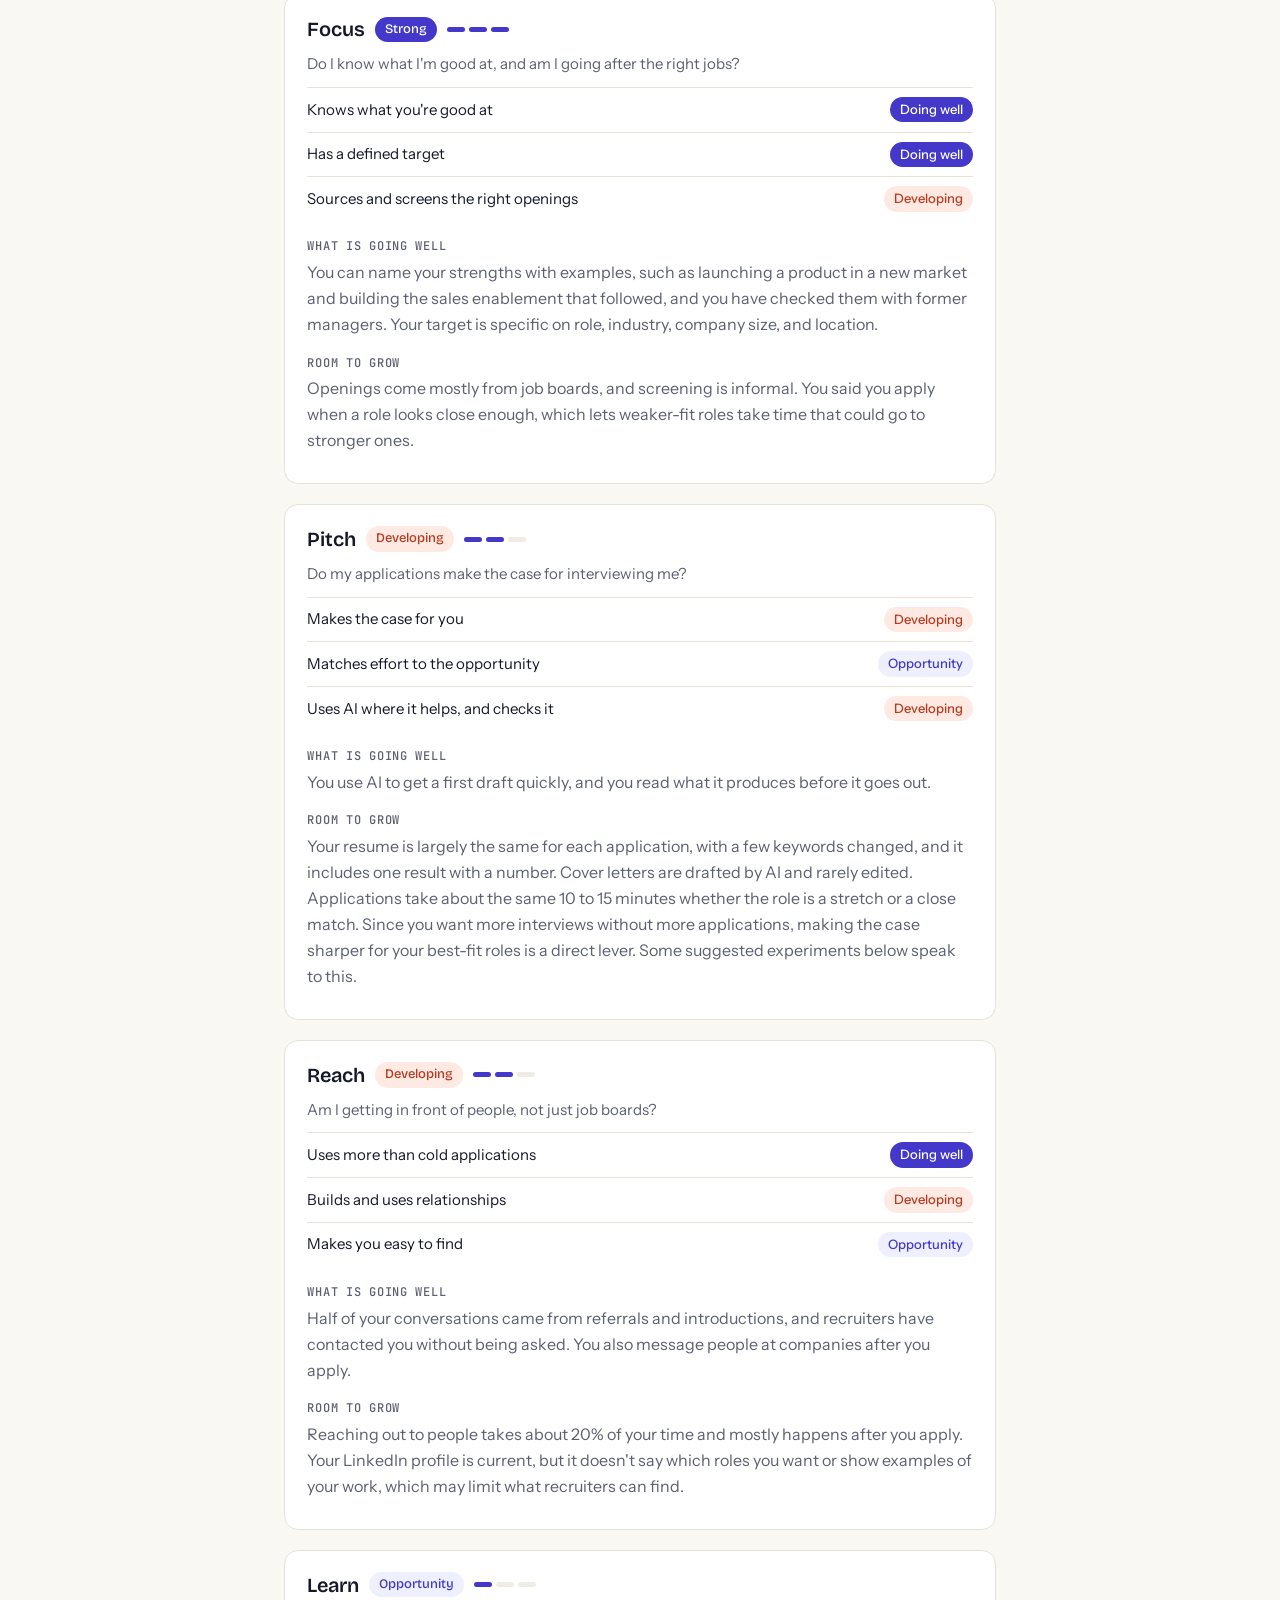
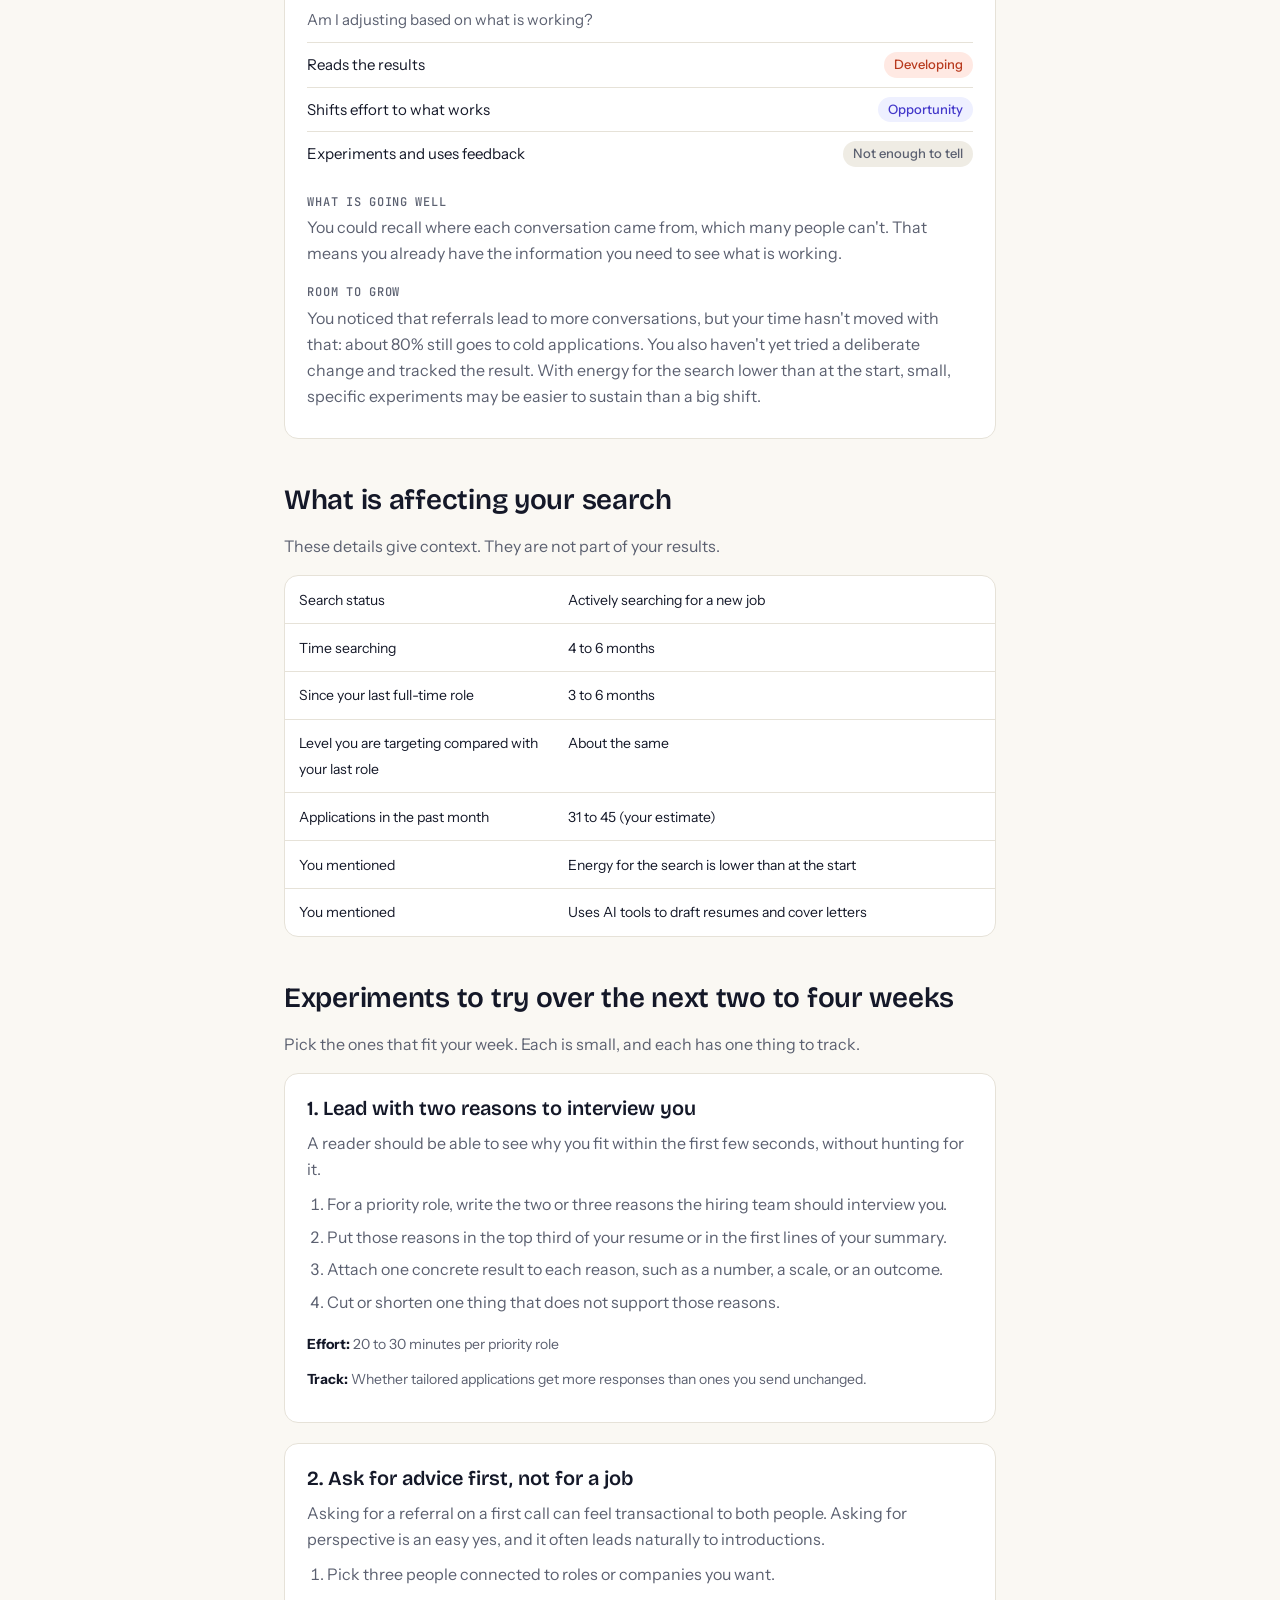
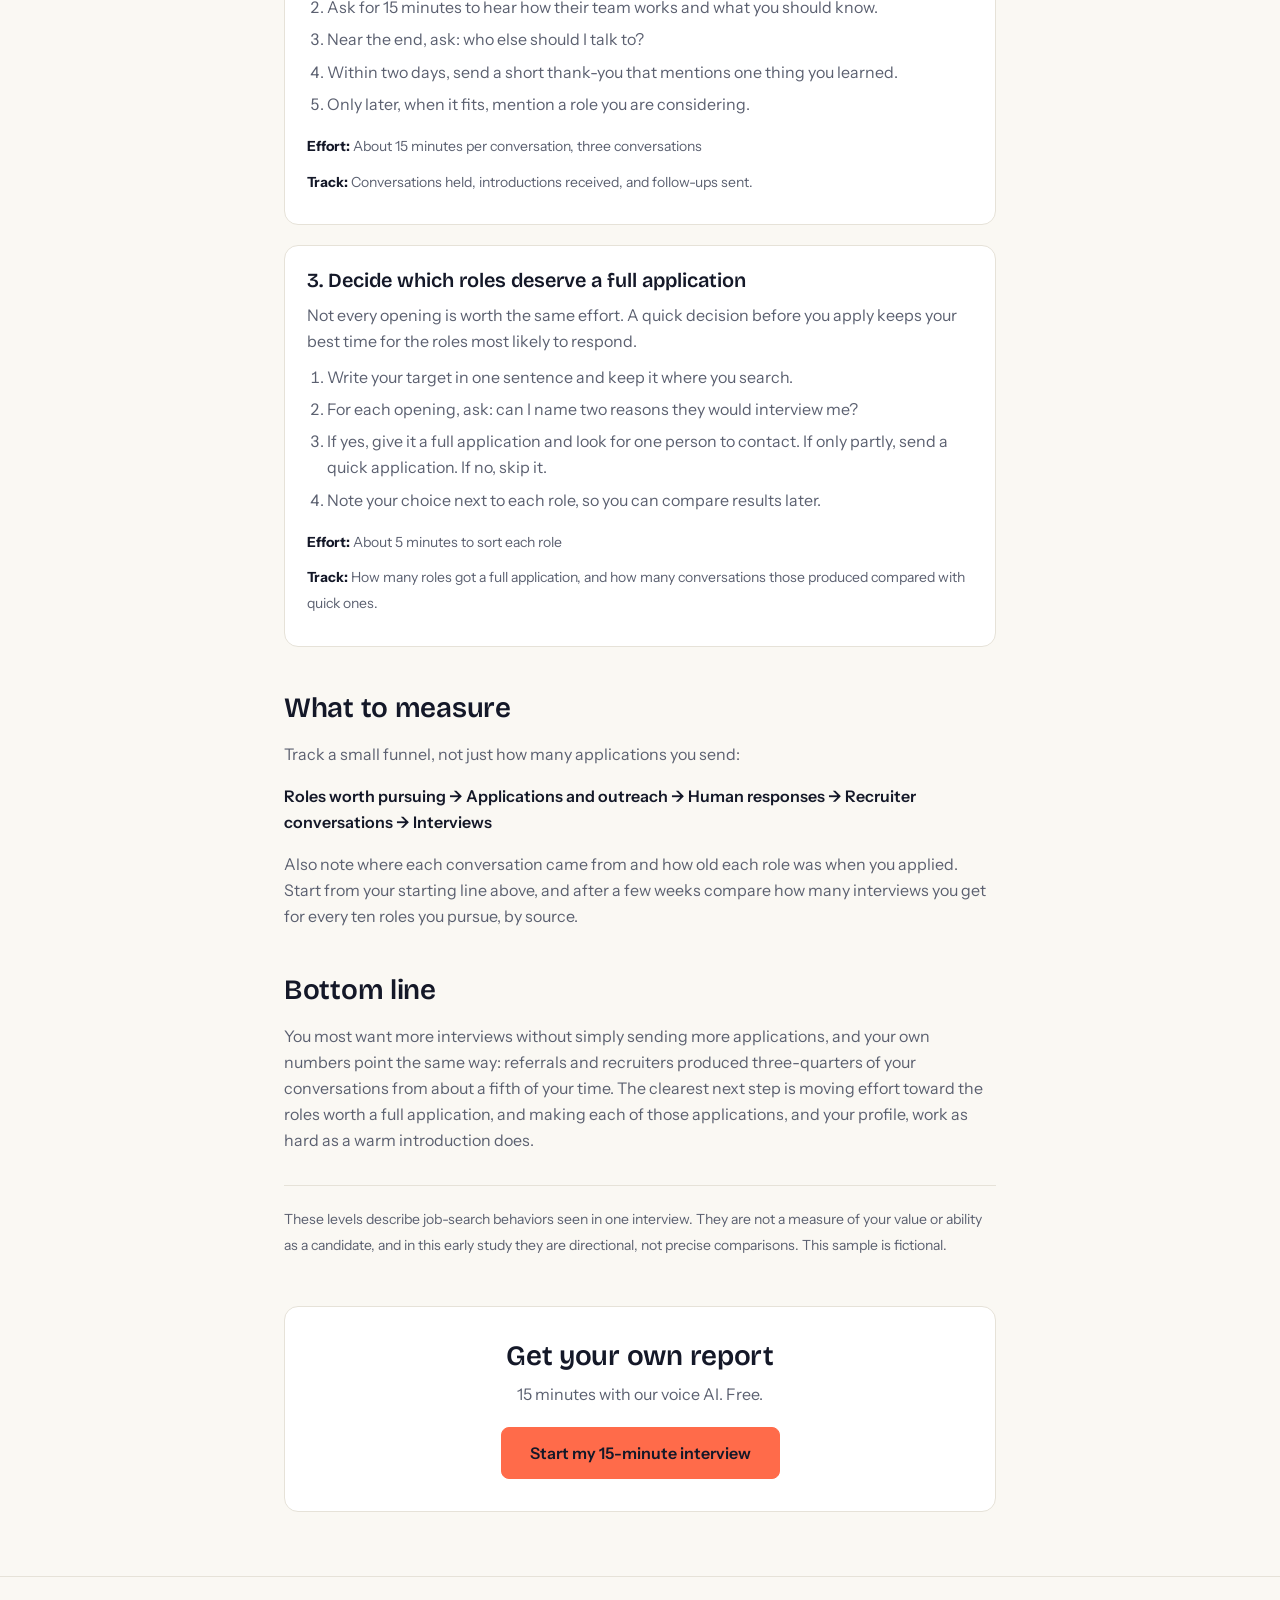
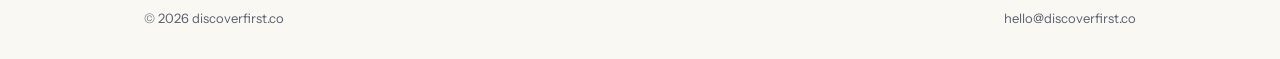
<file: sample-report.html>
<!DOCTYPE html>
<html lang="en">
<head>
  <meta charset="UTF-8" />
  <meta name="viewport" content="width=device-width, initial-scale=1.0" />
  <meta name="description" content="A sample Job Search Report from a 15-minute Discover First voice interview." />
  <title>Sample Report — Discover First</title>
  <link rel="preconnect" href="https://fonts.googleapis.com" />
  <link rel="preconnect" href="https://fonts.gstatic.com" crossorigin />
  <link href="https://fonts.googleapis.com/css2?family=Bricolage+Grotesque:opsz,wght@12..96,600..700&family=Instrument+Sans:wght@400;500;600&family=JetBrains+Mono:wght@500&display=swap" rel="stylesheet" />
  <link rel="stylesheet" href="jobseekers.css" />
</head>
<body>

  <header class="site-nav">
    <div class="container">
      <a class="nav-logo" href="/">discover<span>first</span>.co</a>
      <nav class="nav-links" aria-label="Primary">
        <a href="/jobseekers" class="keep">&larr; Back to the interview</a>
      </nav>
    </div>
  </header>

  <main class="container narrow doc">
    <div class="doc-banner">This sample report is illustrative. The participant, scores, and observations are fictional and based on a hypothetical interview. They don't represent a real person.</div>

    <h1>Your Job Search Report</h1>
    <p>Prepared for Sam (sample) &middot; Based on a hypothetical 15-minute interview</p>

    <div class="short-card">
      <h2>The short version</h2>
      <div class="short-cols">
        <div>
          <p class="mini-label">Working well</p>
          <ul>
            <li>Focus: Knows what you're good at</li>
            <li>Focus: Has a defined target</li>
            <li>Reach: Uses more than cold applications</li>
          </ul>
        </div>
        <div>
          <p class="mini-label">Not working as well</p>
          <ul>
            <li>Learn: Shifts effort to what works</li>
            <li>Pitch: Matches effort to the opportunity</li>
            <li>Reach: Makes you easy to find</li>
          </ul>
        </div>
      </div>
      <p class="mini-label">Experiments to try</p>
      <ol>
        <li>Lead with two reasons to interview you</li>
        <li>Ask for advice first, not for a job</li>
        <li>Decide which roles deserve a full application</li>
      </ol>
    </div>

    <p class="lead">What's working well is that you know your strengths, have a specific target, and can already see where your interviews come from: referrals and introductions produced half of your conversations, and recruiters have reached out on their own. The main opportunity, since you want more interviews without simply sending more applications, is where your time goes. About 80% of it still goes into cold applications that take 10 to 15 minutes each, while the channels that work for you get about 20%. Moving effort toward the roles worth a full application, and making each of those applications make the case for you, looks like the most direct path to more conversations.</p>

    <div class="callout">
      <h3>What you most want help with</h3>
      <p>Getting more interviews for senior roles without sending more applications</p>
    </div>

    <h2>Your search profile</h2>
    <p>Your search has four areas. Each is placed on a three-step ladder, from Opportunity (the most room to grow) up to Strong.</p>
    <div class="areas">
      <div class="area-card">
        <h3>Focus <span class="pill pill-good">Strong</span> <span class="dots" aria-hidden="true"><i class="on"></i><i class="on"></i><i class="on"></i></span></h3>
        <p>Knowing what you are good at and enjoy, choosing a target that fits, and finding and screening the right openings through a regular routine.</p>
      </div>
      <div class="area-card">
        <h3>Pitch <span class="pill pill-dev">Developing</span> <span class="dots" aria-hidden="true"><i class="on"></i><i class="on"></i><i></i></span></h3>
        <p>How well each application makes the case for interviewing you: a clear story, effort matched to the role, and using AI where it helps while checking what it writes.</p>
      </div>
      <div class="area-card">
        <h3>Reach <span class="pill pill-dev">Developing</span> <span class="dots" aria-hidden="true"><i class="on"></i><i class="on"></i><i></i></span></h3>
        <p>Getting in front of real people instead of relying only on job boards: referrals, recruiters, and your network.</p>
      </div>
      <div class="area-card">
        <h3>Learn <span class="pill pill-opp">Opportunity</span> <span class="dots" aria-hidden="true"><i class="on"></i><i></i><i></i></span></h3>
        <p>Noticing what is and is not working, and changing course: reading your results, shifting your effort, and trying small experiments.</p>
      </div>
    </div>

    <p class="mini-label">What the levels mean, from least to most advanced</p>
    <div class="levels">
      <div class="level-row"><span class="pill pill-opp">Opportunity</span> You are just getting started here. This is where you have the most room to grow.</div>
      <div class="level-row"><span class="pill pill-dev">Developing</span> Partly in place. Some habits are working and others are not yet consistent.</div>
      <div class="level-row"><span class="pill pill-good">Strong</span> Consistently in place. Keep doing this.</div>
    </div>
    <p class="fine">Within each area, individual habits are marked Opportunity, Developing, or Doing well, in that order.</p>

    <h2>What we heard about your search</h2>
    <p>You're targeting senior product marketing roles at growth-stage B2B software companies (200 to 1,000 employees) serving healthcare and logistics, remote or hybrid in the Chicago area. That target is specific and well defined. You look mainly through LinkedIn and company career pages, and a typical application takes about 10 to 15 minutes: a quick look at the company website, your standard resume with a few keywords adjusted, and a cover letter drafted by AI that you read through but rarely edit. After applying, you sometimes message someone at the company but don't follow up much further.</p>

    <h2>Your starting line</h2>
    <p>Here is where your search stands today, in your own numbers. Check them again in a month to see what has changed.</p>
    <div class="table-wrap"><table class="kv">
      <tbody>
        <tr><td>Where you look for openings</td><td>General job boards (such as LinkedIn or Indeed); Company career pages</td></tr>
        <tr><td>Applications in the past month</td><td>31 to 45 (your estimate)</td></tr>
        <tr><td>Recruiter conversations or interviews so far</td><td>8 (your count)</td></tr>
        <tr><td>Where those conversations came from</td><td>Referral or introduction from someone you know: 4; Recruiters who reached out to you: 2; Cold applications: 2</td></tr>
        <tr><td>Time you usually spend on an application</td><td>about 10 to 15 minutes</td></tr>
        <tr><td>How old a role was when you applied</td><td>about a week</td></tr>
      </tbody>
    </table></div>

    <h2>Where your interviews are coming from</h2>
    <div class="table-wrap"><table>
      <thead><tr><th>Where it came from</th><th class="num">Conversations</th><th class="num">Where your time goes</th></tr></thead>
      <tbody>
        <tr><td>Referral or introduction from someone you know</td><td class="num">4 (50%)</td><td class="num">20%</td></tr>
        <tr><td>Recruiters who reached out to you</td><td class="num">2 (25%)</td><td class="num">&mdash;</td></tr>
        <tr><td>Cold applications</td><td class="num">2 (25%)</td><td class="num">80%</td></tr>
      </tbody>
    </table></div>
    <p>Referrals and introductions account for the largest share of your conversations, with recruiters and cold applications each contributing a quarter. Your time is split almost the other way: about 80% goes into cold applications and about 20% into reaching out to people. Your strongest opportunity so far came through a former colleague who introduced you to a hiring manager, and you had a first call within the week. This pattern suggests there is room to move effort toward what seems to be working.</p>

    <h2>Findings by area</h2>

    <div class="finding-card">
      <h3>Focus <span class="pill pill-good">Strong</span> <span class="dots" aria-hidden="true"><i class="on"></i><i class="on"></i><i class="on"></i></span></h3>
      <p class="question">Do I know what I'm good at, and am I going after the right jobs?</p>
      <div class="habit"><span>Knows what you're good at</span><span class="pill pill-good">Doing well</span></div>
      <div class="habit"><span>Has a defined target</span><span class="pill pill-good">Doing well</span></div>
      <div class="habit"><span>Sources and screens the right openings</span><span class="pill pill-dev">Developing</span></div>
      <h4>What is going well</h4>
      <p>You can name your strengths with examples, such as launching a product in a new market and building the sales enablement that followed, and you have checked them with former managers. Your target is specific on role, industry, company size, and location.</p>
      <h4>Room to grow</h4>
      <p>Openings come mostly from job boards, and screening is informal. You said you apply when a role looks close enough, which lets weaker-fit roles take time that could go to stronger ones.</p>
    </div>

    <div class="finding-card">
      <h3>Pitch <span class="pill pill-dev">Developing</span> <span class="dots" aria-hidden="true"><i class="on"></i><i class="on"></i><i></i></span></h3>
      <p class="question">Do my applications make the case for interviewing me?</p>
      <div class="habit"><span>Makes the case for you</span><span class="pill pill-dev">Developing</span></div>
      <div class="habit"><span>Matches effort to the opportunity</span><span class="pill pill-opp">Opportunity</span></div>
      <div class="habit"><span>Uses AI where it helps, and checks it</span><span class="pill pill-dev">Developing</span></div>
      <h4>What is going well</h4>
      <p>You use AI to get a first draft quickly, and you read what it produces before it goes out.</p>
      <h4>Room to grow</h4>
      <p>Your resume is largely the same for each application, with a few keywords changed, and it includes one result with a number. Cover letters are drafted by AI and rarely edited. Applications take about the same 10 to 15 minutes whether the role is a stretch or a close match. Since you want more interviews without more applications, making the case sharper for your best-fit roles is a direct lever. Some suggested experiments below speak to this.</p>
    </div>

    <div class="finding-card">
      <h3>Reach <span class="pill pill-dev">Developing</span> <span class="dots" aria-hidden="true"><i class="on"></i><i class="on"></i><i></i></span></h3>
      <p class="question">Am I getting in front of people, not just job boards?</p>
      <div class="habit"><span>Uses more than cold applications</span><span class="pill pill-good">Doing well</span></div>
      <div class="habit"><span>Builds and uses relationships</span><span class="pill pill-dev">Developing</span></div>
      <div class="habit"><span>Makes you easy to find</span><span class="pill pill-opp">Opportunity</span></div>
      <h4>What is going well</h4>
      <p>Half of your conversations came from referrals and introductions, and recruiters have contacted you without being asked. You also message people at companies after you apply.</p>
      <h4>Room to grow</h4>
      <p>Reaching out to people takes about 20% of your time and mostly happens after you apply. Your LinkedIn profile is current, but it doesn't say which roles you want or show examples of your work, which may limit what recruiters can find.</p>
    </div>

    <div class="finding-card">
      <h3>Learn <span class="pill pill-opp">Opportunity</span> <span class="dots" aria-hidden="true"><i class="on"></i><i></i><i></i></span></h3>
      <p class="question">Am I adjusting based on what is working?</p>
      <div class="habit"><span>Reads the results</span><span class="pill pill-dev">Developing</span></div>
      <div class="habit"><span>Shifts effort to what works</span><span class="pill pill-opp">Opportunity</span></div>
      <div class="habit"><span>Experiments and uses feedback</span><span class="pill pill-na">Not enough to tell</span></div>
      <h4>What is going well</h4>
      <p>You could recall where each conversation came from, which many people can't. That means you already have the information you need to see what is working.</p>
      <h4>Room to grow</h4>
      <p>You noticed that referrals lead to more conversations, but your time hasn't moved with that: about 80% still goes to cold applications. You also haven't yet tried a deliberate change and tracked the result. With energy for the search lower than at the start, small, specific experiments may be easier to sustain than a big shift.</p>
    </div>

    <h2>What is affecting your search</h2>
    <p>These details give context. They are not part of your results.</p>
    <div class="table-wrap"><table class="kv">
      <tbody>
        <tr><td>Search status</td><td>Actively searching for a new job</td></tr>
        <tr><td>Time searching</td><td>4 to 6 months</td></tr>
        <tr><td>Since your last full-time role</td><td>3 to 6 months</td></tr>
        <tr><td>Level you are targeting compared with your last role</td><td>About the same</td></tr>
        <tr><td>Applications in the past month</td><td>31 to 45 (your estimate)</td></tr>
        <tr><td>You mentioned</td><td>Energy for the search is lower than at the start</td></tr>
        <tr><td>You mentioned</td><td>Uses AI tools to draft resumes and cover letters</td></tr>
      </tbody>
    </table></div>

    <h2>Experiments to try over the next two to four weeks</h2>
    <p>Pick the ones that fit your week. Each is small, and each has one thing to track.</p>

    <div class="finding-card">
      <h3>1. Lead with two reasons to interview you</h3>
      <p>A reader should be able to see why you fit within the first few seconds, without hunting for it.</p>
      <ol>
        <li>For a priority role, write the two or three reasons the hiring team should interview you.</li>
        <li>Put those reasons in the top third of your resume or in the first lines of your summary.</li>
        <li>Attach one concrete result to each reason, such as a number, a scale, or an outcome.</li>
        <li>Cut or shorten one thing that does not support those reasons.</li>
      </ol>
      <p class="meta"><strong>Effort:</strong> 20 to 30 minutes per priority role</p>
      <p class="meta"><strong>Track:</strong> Whether tailored applications get more responses than ones you send unchanged.</p>
    </div>

    <div class="finding-card">
      <h3>2. Ask for advice first, not for a job</h3>
      <p>Asking for a referral on a first call can feel transactional to both people. Asking for perspective is an easy yes, and it often leads naturally to introductions.</p>
      <ol>
        <li>Pick three people connected to roles or companies you want.</li>
        <li>Ask for 15 minutes to hear how their team works and what you should know.</li>
        <li>Near the end, ask: who else should I talk to?</li>
        <li>Within two days, send a short thank-you that mentions one thing you learned.</li>
        <li>Only later, when it fits, mention a role you are considering.</li>
      </ol>
      <p class="meta"><strong>Effort:</strong> About 15 minutes per conversation, three conversations</p>
      <p class="meta"><strong>Track:</strong> Conversations held, introductions received, and follow-ups sent.</p>
    </div>

    <div class="finding-card">
      <h3>3. Decide which roles deserve a full application</h3>
      <p>Not every opening is worth the same effort. A quick decision before you apply keeps your best time for the roles most likely to respond.</p>
      <ol>
        <li>Write your target in one sentence and keep it where you search.</li>
        <li>For each opening, ask: can I name two reasons they would interview me?</li>
        <li>If yes, give it a full application and look for one person to contact. If only partly, send a quick application. If no, skip it.</li>
        <li>Note your choice next to each role, so you can compare results later.</li>
      </ol>
      <p class="meta"><strong>Effort:</strong> About 5 minutes to sort each role</p>
      <p class="meta"><strong>Track:</strong> How many roles got a full application, and how many conversations those produced compared with quick ones.</p>
    </div>

    <h2>What to measure</h2>
    <p>Track a small funnel, not just how many applications you send:</p>
    <p class="funnel">Roles worth pursuing &rarr; Applications and outreach &rarr; Human responses &rarr; Recruiter conversations &rarr; Interviews</p>
    <p>Also note where each conversation came from and how old each role was when you applied. Start from your starting line above, and after a few weeks compare how many interviews you get for every ten roles you pursue, by source.</p>

    <h2>Bottom line</h2>
    <p>You most want more interviews without simply sending more applications, and your own numbers point the same way: referrals and recruiters produced three-quarters of your conversations from about a fifth of your time. The clearest next step is moving effort toward the roles worth a full application, and making each of those applications, and your profile, work as hard as a warm introduction does.</p>

    <p class="fine disclaimer">These levels describe job-search behaviors seen in one interview. They are not a measure of your value or ability as a candidate, and in this early study they are directional, not precise comparisons. This sample is fictional.</p>

    <div class="cta-box">
      <h2>Get your own report</h2>
      <p>15 minutes with our voice AI. Free.</p>
      <a class="btn btn-cta" data-interview-cta href="#">Start my 15-minute interview</a>
    </div>
  </main>

  <footer>
    <div class="container">
      <span>&copy; 2026 discoverfirst.co</span>
      <a href="mailto:hello@discoverfirst.co">hello@discoverfirst.co</a>
    </div>
  </footer>

  <script src="jobseekers.js"></script>
</body>
</html>
</file>
<file: jobseekers.css>
*, *::before, *::after { box-sizing: border-box; margin: 0; padding: 0; }

/* Brand tokens (light theme). Source: brand/tokens.json */
:root {
  --paper: #faf8f3;
  --paper-raised: #ffffff;
  --paper-sunken: #efece4;
  --grid-line: #e6e2d8;
  --line-strong: #8e8878;
  --ink: #141828;
  --ink-muted: #5b6070;
  --indigo: #4338ca;
  --indigo-soft: #eef0ff;
  --on-indigo: #ffffff;
  --coral: #ff6b4a;
  --coral-text: #b83a1e;
  --coral-soft: #ffe9e3;
  --on-coral: #141828;
  --green-text: #067a4b;
  --yellow: #ffd84d;
  --on-yellow: #141828;
  --danger: #b42318;
  --radius-sm: 4px;
  --radius-md: 8px;
  --radius-lg: 14px;
  --font-display: "Bricolage Grotesque", "Instrument Sans", system-ui, sans-serif;
  --font-sans: "Instrument Sans", system-ui, -apple-system, "Segoe UI", sans-serif;
  --font-mono: "JetBrains Mono", ui-monospace, "SF Mono", Menlo, monospace;
}

html { scroll-behavior: smooth; }

body {
  font-family: var(--font-sans);
  font-size: 16px;
  line-height: 26px;
  color: var(--ink);
  background: var(--paper);
  -webkit-font-smoothing: antialiased;
}

a { color: inherit; text-decoration: none; }
h1, h2, h3, h4 { font-family: var(--font-display); }
img, svg { display: block; max-width: 100%; }

.container { max-width: 1040px; margin: 0 auto; padding: 0 1.5rem; }
.narrow { max-width: 760px; }

:focus-visible { outline: 2px solid var(--indigo); outline-offset: 2px; }

/* NAV */
.site-nav { background: var(--paper); border-bottom: 1px solid var(--grid-line); }
.site-nav .container { display: flex; justify-content: space-between; align-items: center; padding-top: 1rem; padding-bottom: 1rem; }
.nav-logo { font-family: var(--font-display); font-size: 18px; font-weight: 700; letter-spacing: -0.01em; color: var(--ink); }
.nav-logo span { color: var(--indigo); }
.nav-links { display: flex; gap: 1.5rem; align-items: center; }
.nav-links a { font-size: 14px; color: var(--ink-muted); transition: color .15s; }
.nav-links a:hover { color: var(--ink); }

/* BUTTONS */
.btn {
  display: inline-flex; align-items: center; justify-content: center; gap: 8px;
  height: 52px; padding: 0 28px; border: 1px solid transparent; border-radius: var(--radius-md);
  font-family: var(--font-sans); font-size: 16px; font-weight: 600; cursor: pointer;
  transition: background .15s, border-color .15s, color .15s, filter .15s;
}
/* Coral: starts the interview (a participant joins the study) */
.btn-cta { color: var(--on-coral); background: var(--coral); border-color: var(--coral); }
.btn-cta:hover { filter: brightness(1.05); }
/* Indigo: the main action inside a dialog */
.btn-primary { color: var(--on-indigo); background: var(--indigo); border-color: var(--indigo); }
.btn-primary:hover { filter: brightness(1.08); }
.btn-share {
  height: 42px; padding: 0 16px; font-size: 14px; font-weight: 600;
  color: var(--ink); background: var(--paper-raised); border-color: var(--line-strong);
}
.btn-share:hover { background: var(--paper-sunken); }
.btn-share svg { width: 16px; height: 16px; }

/* HERO (graph-paper motif behind the hero) */
.hero {
  background-color: var(--paper);
  background-image:
    linear-gradient(to right, var(--grid-line) 1px, transparent 1px),
    linear-gradient(to bottom, var(--grid-line) 1px, transparent 1px);
  background-size: 24px 24px;
  border-bottom: 1px solid var(--grid-line);
  color: var(--ink);
  padding: 4.5rem 0 4rem;
}
.hero .grid { display: grid; grid-template-columns: 1.25fr 1fr; gap: 3.5rem; align-items: center; }
.eyebrow { display: inline-block; font-family: var(--font-mono); font-size: 12px; line-height: 16px; font-weight: 500; letter-spacing: .06em; text-transform: uppercase; color: var(--indigo); margin-bottom: 1rem; }
.hero h1 { font-size: 48px; line-height: 52px; font-weight: 700; letter-spacing: -0.02em; margin-bottom: 1.25rem; }
.hero .lede { font-size: 18px; line-height: 28px; color: var(--ink-muted); margin-bottom: 2rem; max-width: 540px; }
.hero-note { font-size: 13px; color: var(--ink-muted); margin-top: .9rem; }
.mark { background: var(--yellow); color: var(--on-yellow); padding: 0 4px; border-radius: var(--radius-sm); -webkit-box-decoration-break: clone; box-decoration-break: clone; }

/* COUNTER CARD */
.counter-card { background: var(--paper-raised); color: var(--ink); border: 1px solid var(--grid-line); border-radius: var(--radius-lg); padding: 1.75rem; }
.counter-label { font-family: var(--font-mono); font-size: 12px; line-height: 16px; font-weight: 500; letter-spacing: .06em; text-transform: uppercase; color: var(--coral-text); margin-bottom: .5rem; }
.counter-num { font-family: var(--font-mono); font-size: 44px; line-height: 1; font-weight: 500; letter-spacing: -0.02em; font-variant-numeric: tabular-nums; color: var(--ink); }
.counter-num small { font-size: 22px; font-weight: 500; color: var(--ink-muted); letter-spacing: 0; }
.progress { height: 8px; background: var(--paper-sunken); border-radius: 999px; overflow: hidden; margin: 1.1rem 0 .75rem; }
.progress-bar { height: 100%; width: 0; background: var(--indigo); border-radius: 999px; transition: width .8s ease; }
.counter-sub { font-size: 14px; color: var(--ink-muted); }

/* SECTIONS */
section.block { padding: 4.5rem 0; }
section.alt { background: var(--paper-sunken); }
.section-label { font-family: var(--font-mono); font-size: 12px; line-height: 16px; font-weight: 500; letter-spacing: .06em; text-transform: uppercase; color: var(--ink-muted); margin-bottom: .75rem; }
h2 { font-size: 28px; line-height: 34px; font-weight: 600; letter-spacing: -0.01em; color: var(--ink); margin-bottom: 1rem; }
.section-intro { font-size: 18px; color: var(--ink-muted); max-width: 680px; margin-bottom: 2.5rem; }

/* STEPS */
.steps { display: grid; grid-template-columns: repeat(3, 1fr); gap: 1.25rem; }
.step, .gets-item { background: var(--paper-raised); border: 1px solid var(--grid-line); border-radius: var(--radius-lg); padding: 1.5rem; }
.step-num { display: inline-flex; width: 32px; height: 32px; align-items: center; justify-content: center; border-radius: 50%; background: var(--indigo-soft); color: var(--indigo); font-family: var(--font-mono); font-size: 13px; font-weight: 500; margin-bottom: .9rem; }
.step h3, .gets-item h3 { font-size: 17px; font-weight: 600; color: var(--ink); margin-bottom: .35rem; }
.step p, .gets-item p { font-size: 15px; color: var(--ink-muted); }
.gets { display: grid; grid-template-columns: repeat(2, 1fr); gap: 1.25rem; }

/* REPORT TEASER */
.teaser { display: grid; grid-template-columns: 1fr 1fr; gap: 2.5rem; align-items: start; }
.report-card { background: var(--paper-raised); border: 1px solid var(--grid-line); border-radius: var(--radius-lg); overflow: hidden; }
.report-head { background: var(--paper-sunken); color: var(--ink); border-bottom: 1px solid var(--grid-line); padding: .85rem 1.25rem; font-size: 13px; font-weight: 600; display: flex; justify-content: space-between; }
.report-head span:last-child { color: var(--ink-muted); font-weight: 500; }
.report-body { padding: 1.25rem; position: relative; }
.score-name { color: var(--ink); font-weight: 500; }
.locked { filter: blur(5px); user-select: none; pointer-events: none; }
.lock-note { position: absolute; left: 50%; bottom: 1.5rem; transform: translateX(-50%); background: var(--ink); color: var(--paper-raised); font-size: 13px; font-weight: 500; padding: 8px 16px; border-radius: var(--radius-md); white-space: nowrap; }
.finding { padding: 1rem 1.1rem; background: var(--paper-raised); border: 1px solid var(--grid-line); border-radius: var(--radius-lg); margin-bottom: .9rem; }
.finding h3 { font-size: 15px; font-weight: 600; color: var(--ink); margin-bottom: .2rem; }
.finding p { font-size: 14px; color: var(--ink-muted); }
.text-link { font-weight: 600; color: var(--indigo); border-bottom: 2px solid var(--indigo); }
.text-link:hover { filter: brightness(1.15); }

/* SHARE */
.share { background: var(--paper-raised); border-top: 1px solid var(--grid-line); border-bottom: 1px solid var(--grid-line); padding: 4rem 0; }
.share .section-intro { margin-bottom: 1.5rem; }
.share .section-label { color: var(--indigo); }
.share-row { display: flex; flex-wrap: wrap; gap: 10px; }
.share-status { font-size: 14px; color: var(--indigo); margin-top: .9rem; min-height: 1.4em; }

/* FAQ */
.faq details { border-bottom: 1px solid var(--grid-line); padding: 1.1rem 0; }
.faq details:first-of-type { border-top: 1px solid var(--grid-line); }
.faq summary { cursor: pointer; font-weight: 600; color: var(--ink); font-size: 17px; list-style: none; display: flex; justify-content: space-between; gap: 1rem; }
.faq summary::-webkit-details-marker { display: none; }
.faq summary::after { content: '+'; font-size: 22px; line-height: 1; color: var(--ink-muted); }
.faq details[open] summary::after { content: '–'; }
.faq details p { margin-top: .6rem; color: var(--ink-muted); font-size: 16px; }

/* FINAL CTA */
.final { text-align: center; }
.final h2 { margin-left: auto; margin-right: auto; max-width: 640px; }
.final .section-intro { margin-left: auto; margin-right: auto; }

/* FOOTER */
footer { background: var(--paper); border-top: 1px solid var(--grid-line); color: var(--ink-muted); padding: 1.75rem 0; font-size: 13px; }
footer .container { display: flex; justify-content: space-between; flex-wrap: wrap; gap: 12px; }
footer a:hover { color: var(--ink); }

/* SAMPLE REPORT PAGE */
.doc { padding: 3rem 1.5rem 4rem; }
.doc-banner { background: var(--paper-sunken); border: 1px solid var(--grid-line); border-radius: var(--radius-md); padding: 1rem 1.25rem; font-size: 14px; color: var(--ink-muted); margin-bottom: 2rem; }
.doc h1 { font-size: 40px; line-height: 44px; font-weight: 700; letter-spacing: -0.015em; color: var(--ink); margin-bottom: .5rem; }
.doc h2 { font-size: 28px; margin: 2.75rem 0 1rem; }
.doc h3 { font-size: 20px; line-height: 28px; font-weight: 600; color: var(--ink); margin: 1.75rem 0 .5rem; }
.doc p { color: var(--ink-muted); margin-bottom: 1rem; }
.doc strong { color: var(--ink); }
.doc ul, .doc ol { margin: 0 0 1rem 1.25rem; color: var(--ink-muted); }
.doc li { margin-bottom: .4rem; }
.table-wrap { overflow-x: auto; margin-bottom: 1.25rem; border: 1px solid var(--grid-line); border-radius: var(--radius-lg); background: var(--paper-raised); }
.doc table { width: 100%; border-collapse: collapse; font-size: 14px; }
.doc th, .doc td { text-align: left; padding: .65rem .85rem; border-bottom: 1px solid var(--grid-line); vertical-align: top; }
.doc th { background: var(--paper-sunken); color: var(--ink); font-weight: 600; }
.doc tr:last-child td { border-bottom: none; }
.doc td.num, .doc th.num { text-align: right; font-variant-numeric: tabular-nums; }
.doc td.num { font-family: var(--font-mono); font-weight: 500; }
.cta-box { margin-top: 3rem; padding: 2rem; background: var(--paper-raised); border: 1px solid var(--grid-line); border-radius: var(--radius-lg); text-align: center; }
.cta-box h2 { color: var(--ink); margin: 0 0 .5rem; }
.cta-box p { color: var(--ink-muted); margin-bottom: 1.25rem; }

/* RESPONSIVE */
@media (max-width: 860px) {
  .hero .grid, .teaser { grid-template-columns: 1fr; gap: 2rem; }
  .steps { grid-template-columns: 1fr; }
  .hero h1 { font-size: 40px; line-height: 44px; }
  section.block { padding: 3.25rem 0; }
}
@media (max-width: 560px) {
  .gets { grid-template-columns: 1fr; }
  .hero { padding: 3rem 0; }
  .hero h1 { font-size: 32px; line-height: 36px; }
  .hero .lede { font-size: 17px; }
  .btn-cta { width: 100%; }
  .nav-links a:not(.keep) { display: none; }
  h2 { font-size: 24px; line-height: 30px; }
  .counter-num { font-size: 36px; }
  .doc h1 { font-size: 30px; line-height: 36px; }
}
@media (prefers-reduced-motion: reduce) {
  html { scroll-behavior: auto; }
  .progress-bar { transition: none; }
}

/* LINKEDIN SHARE DIALOG */
dialog { border: 1px solid var(--grid-line); border-radius: var(--radius-lg); padding: 1.75rem; max-width: 520px; width: calc(100% - 2rem); margin: auto; background: var(--paper-raised); color: var(--ink); box-shadow: 0 2px 4px rgba(20,24,40,.06), 0 8px 24px rgba(20,24,40,.10); }
dialog::backdrop { background: rgba(20,24,40,.5); }
dialog h2 { font-size: 22px; margin-bottom: .5rem; }
dialog p { color: var(--ink-muted); margin-bottom: 1rem; }
dialog blockquote { background: var(--paper-sunken); border-radius: var(--radius-md); padding: .85rem 1rem; font-size: 14px; color: var(--ink-muted); margin-bottom: 1.25rem; }
.dialog-actions { display: flex; flex-wrap: wrap; gap: 10px; align-items: center; }
.dialog-actions .btn-primary { height: 46px; font-size: 16px; }
.dialog-actions .btn-share { height: 46px; }

.counter-num-text { font-family: var(--font-display); font-size: 28px; line-height: 34px; font-weight: 600; letter-spacing: -0.01em; font-variant-numeric: normal; }

/* LEVEL PILLS AND DOTS (report format: Opportunity / Developing / Strong) */
.pill { display: inline-block; font-size: 13px; font-weight: 500; padding: 3px 10px; border-radius: 999px; white-space: nowrap; line-height: 1.5; vertical-align: middle; }
.pill-opp { background: var(--indigo-soft); color: var(--indigo); }
.pill-dev { background: var(--coral-soft); color: var(--coral-text); }
.pill-good { background: var(--indigo); color: var(--on-indigo); }
.pill-na { background: var(--paper-sunken); color: var(--ink-muted); }
.dots { display: inline-flex; gap: 4px; vertical-align: middle; }
.dots i { display: block; width: 18px; height: 5px; border-radius: 999px; background: var(--paper-sunken); }
.dots i.on { background: var(--indigo); }

/* TEASER: area rows */
.area-row { display: flex; align-items: center; gap: 10px; padding: .6rem 0; border-bottom: 1px solid var(--grid-line); font-size: 14px; }
.area-row:last-child { border-bottom: none; }
.area-row .score-name { flex: 1; }

/* SAMPLE REPORT: new format */
.doc .lead { font-size: 18px; }
.doc .fine { font-size: 14px; color: var(--ink-muted); }
.doc .disclaimer { margin-top: 2rem; padding-top: 1.25rem; border-top: 1px solid var(--grid-line); }
.mini-label { font-family: var(--font-mono); font-size: 12px; line-height: 16px; font-weight: 500; letter-spacing: .06em; text-transform: uppercase; color: var(--ink-muted); margin-bottom: .5rem; }
.doc .mini-label { margin-bottom: .5rem; }
.short-card { border: 1px solid var(--grid-line); border-radius: var(--radius-lg); padding: 1.5rem; margin-bottom: 1.5rem; background: var(--paper-raised); }
.doc .short-card h2 { font-size: 22px; margin: 0 0 1rem; }
.short-cols { display: grid; grid-template-columns: 1fr 1fr; gap: 0 1.5rem; }
.doc .short-card ul, .doc .short-card ol { margin-bottom: 1rem; }
.doc .short-card ol { margin-bottom: 0; }
.callout { border: 1px solid var(--grid-line); border-radius: var(--radius-lg); padding: 1rem 1.25rem; margin: 1.5rem 0; background: var(--paper-raised); }
.doc .callout h3 { font-size: 15px; margin: 0 0 .25rem; }
.doc .callout p { margin: 0; }
.areas { display: grid; grid-template-columns: 1fr 1fr; gap: 1rem; margin-bottom: 1.5rem; }
.area-card, .finding-card { border: 1px solid var(--grid-line); border-radius: var(--radius-lg); padding: 1.25rem 1.4rem; background: var(--paper-raised); }
.finding-card { margin-bottom: 1.25rem; }
.doc .area-card h3, .doc .finding-card h3 { margin: 0 0 .5rem; display: flex; align-items: center; gap: .6rem; flex-wrap: wrap; font-size: 20px; }
.doc .area-card p { font-size: 14px; margin: 0; }
.levels { margin-bottom: .5rem; }
.level-row { display: flex; align-items: center; gap: .75rem; padding: .6rem 0; border-bottom: 1px solid var(--grid-line); font-size: 15px; color: var(--ink-muted); }
.level-row:first-child { border-top: 1px solid var(--grid-line); }
.doc .question { color: var(--ink-muted); font-size: 15px; margin-bottom: .75rem; }
.habit { display: flex; justify-content: space-between; align-items: center; gap: 1rem; padding: .55rem 0; border-top: 1px solid var(--grid-line); font-size: 15px; color: var(--ink); }
.doc .finding-card h4 { font-family: var(--font-mono); font-size: 12px; line-height: 16px; font-weight: 500; letter-spacing: .06em; text-transform: uppercase; color: var(--ink-muted); margin: 1.1rem 0 .3rem; }
.doc .finding-card p { margin-bottom: .6rem; }
.doc .finding-card ol { margin-bottom: 1rem; }
.doc .meta { font-size: 14px; color: var(--ink-muted); margin-bottom: .25rem; }
.doc .meta strong { color: var(--ink); }
.doc .funnel { font-weight: 600; color: var(--ink); }
.doc table.kv td:first-child { width: 38%; color: var(--ink); }
@media (max-width: 560px) {
  .short-cols, .areas { grid-template-columns: 1fr; }
  .habit { flex-wrap: wrap; }
}
</file>
<file: study.css>
/* Study report landing page. Builds on the brand tokens in jobseekers.css. */

.sr-only { position: absolute; width: 1px; height: 1px; margin: -1px; padding: 0; overflow: hidden; clip: rect(0 0 0 0); white-space: nowrap; border: 0; }

.hero .subtitle { font-family: var(--font-display); font-size: 24px; line-height: 30px; font-weight: 600; letter-spacing: -0.01em; color: var(--ink-muted); margin-bottom: 1.25rem; }
.hero h1 { margin-bottom: .5rem; }
.counter-num small { white-space: nowrap; }

/* EMAIL FORM */
.form-block { margin-top: 2rem; }
.form-center { margin-left: auto; margin-right: auto; max-width: 560px; }
.report-form { display: flex; flex-wrap: wrap; gap: 10px; }
.report-form input[type="email"] {
  flex: 1; min-width: 220px; height: 52px; padding: 0 16px;
  font-family: var(--font-sans); font-size: 16px; color: var(--ink);
  background: var(--paper-raised); border: 1px solid var(--line-strong); border-radius: var(--radius-md);
}
.report-form input[type="email"]::placeholder { color: var(--ink-muted); }
.report-form input[type="email"]:disabled { background: var(--paper-sunken); }
.report-form .btn:disabled { cursor: default; filter: none; opacity: .85; }
.hp { position: absolute; left: -9999px; width: 1px; height: 1px; overflow: hidden; }
.form-status { min-height: 1.5em; margin-top: .75rem; font-size: 15px; color: var(--ink); }
.form-status.is-error { color: var(--danger); }
.form-status.is-ok { color: var(--ink); font-weight: 500; }
.form-note { font-size: 13px; color: var(--ink-muted); margin-top: .5rem; }

/* FACTS */
.facts { display: grid; grid-template-columns: repeat(4, 1fr); gap: 1rem; margin-top: .5rem; }
.fact { background: var(--paper-raised); border: 1px solid var(--grid-line); border-radius: var(--radius-lg); padding: 1.25rem; }
.fact dt { font-family: var(--font-mono); font-size: 28px; line-height: 1.1; font-weight: 500; color: var(--indigo); font-variant-numeric: tabular-nums; margin-bottom: .5rem; }
.fact dd { font-size: 14px; color: var(--ink-muted); }

/* FINDINGS */
.findings { list-style: none; border-top: 1px solid var(--grid-line); }
.finding-row { display: grid; grid-template-columns: 240px 1fr; gap: 2rem; padding: 1.75rem 0; border-bottom: 1px solid var(--grid-line); }
.stat { display: flex; flex-direction: column; gap: .35rem; }
.stat-num { font-family: var(--font-mono); font-size: 44px; line-height: 1; font-weight: 500; letter-spacing: -0.02em; color: var(--indigo); font-variant-numeric: tabular-nums; }
.stat-num span { font-size: 22px; color: var(--ink-muted); letter-spacing: 0; }
.stat-label { font-size: 14px; line-height: 20px; color: var(--ink-muted); }
.finding-row h3 { font-size: 20px; line-height: 28px; font-weight: 600; letter-spacing: 0; color: var(--ink); margin-bottom: .4rem; }
.finding-no { display: block; font-family: var(--font-mono); font-size: 12px; line-height: 16px; font-weight: 500; letter-spacing: .06em; text-transform: uppercase; color: var(--ink-muted); margin-bottom: .35rem; }
.finding-row p { font-size: 16px; color: var(--ink-muted); max-width: 640px; }

/* WHO TOOK PART */
.who { display: grid; grid-template-columns: 1.2fr 1fr; gap: 2.5rem; align-items: start; }
.plain-list { list-style: none; }
.plain-list li { padding: .85rem 0; border-bottom: 1px solid var(--grid-line); color: var(--ink); }
.plain-list li:first-child { border-top: 1px solid var(--grid-line); }
.caveat { background: var(--paper-raised); border: 1px solid var(--grid-line); border-radius: var(--radius-lg); padding: 1.5rem; }
.caveat-label { font-family: var(--font-mono); font-size: 12px; line-height: 16px; font-weight: 500; letter-spacing: .06em; text-transform: uppercase; color: var(--coral-text); margin-bottom: .5rem; }
.caveat p:last-child { color: var(--ink); }

/* CLOSING CTA */
.final .next-round, .final .byline { margin-top: 2rem; font-size: 15px; color: var(--ink-muted); }
.final .byline { margin-top: .75rem; font-size: 14px; }

@media (max-width: 860px) {
  .facts { grid-template-columns: repeat(2, 1fr); }
  .finding-row { grid-template-columns: 1fr; gap: 1rem; }
  .who { grid-template-columns: 1fr; gap: 1.5rem; }
}
@media (max-width: 560px) {
  .hero .subtitle { font-size: 20px; line-height: 26px; }
  .report-form .btn { width: 100%; }
  .stat-num { font-size: 36px; }
}
</file>
<file: job-search-study.css>
/* Job search challenges study landing page. Builds on the brand tokens in jobseekers.css. */

.hero h1 { font-size: 44px; line-height: 48px; margin-bottom: 1.25rem; }
.hero .lede { max-width: 540px; }
.hero-note { font-size: 14px; }
.text-link-quiet { color: var(--indigo); border-bottom: 1px solid var(--indigo); }
.text-link-quiet:hover { filter: brightness(1.15); }

/* HERO: how the interview starts */
.question-card { background: var(--paper-raised); border: 1px solid var(--grid-line); border-radius: var(--radius-lg); padding: 1.75rem; }
.question-tag { font-family: var(--font-mono); font-size: 12px; line-height: 16px; font-weight: 500; letter-spacing: .06em; text-transform: uppercase; color: var(--coral-text); margin-bottom: .75rem; }
.question-card blockquote { margin: 0 0 1rem; font-family: var(--font-display); font-size: 21px; line-height: 30px; font-weight: 600; letter-spacing: -0.01em; color: var(--ink); }
.question-note { font-size: 14px; line-height: 22px; color: var(--ink-muted); }

/* SECTIONS */
.block > .container > h2 { max-width: 760px; }
.groups { display: grid; grid-template-columns: 1fr 1fr; gap: 1.25rem; margin-top: 2rem; }
.group { background: var(--paper-raised); border: 1px solid var(--grid-line); border-radius: var(--radius-lg); padding: 1.5rem; }
.group h3 { font-size: 20px; line-height: 28px; font-weight: 600; color: var(--ink); margin-bottom: .35rem; }
.group p { font-size: 16px; color: var(--ink-muted); }
.groups-label { font-family: var(--font-mono); font-size: 12px; line-height: 16px; font-weight: 500; letter-spacing: .06em; text-transform: uppercase; color: var(--ink-muted); }
.gets-item p.gets-tag { font-family: var(--font-mono); font-size: 12px; line-height: 16px; font-weight: 500; letter-spacing: .06em; text-transform: uppercase; color: var(--indigo); margin-bottom: .6rem; }

.areas { display: grid; grid-template-columns: repeat(3, 1fr); gap: 1.25rem; }
.area { background: var(--paper-raised); border: 1px solid var(--grid-line); border-radius: var(--radius-lg); padding: 1.5rem; }
.area-no { font-family: var(--font-mono); font-size: 13px; font-weight: 500; color: var(--indigo); margin-bottom: .75rem; }
.area h3 { font-size: 18px; line-height: 26px; font-weight: 600; color: var(--ink); margin-bottom: .35rem; }
.area p:last-child { font-size: 15px; color: var(--ink-muted); }

.steps-4 { grid-template-columns: repeat(4, 1fr); margin-top: 2rem; }

.final .study-contact { margin-top: 1.75rem; font-size: 15px; color: var(--ink-muted); }

@media (max-width: 1000px) {
  .steps-4 { grid-template-columns: repeat(2, 1fr); }
}
@media (max-width: 860px) {
  .groups, .areas { grid-template-columns: 1fr; }
  .hero h1 { font-size: 40px; line-height: 44px; }
}
@media (max-width: 560px) {
  .steps-4 { grid-template-columns: 1fr; }
  .hero h1 { font-size: 32px; line-height: 36px; }
  .question-card blockquote { font-size: 19px; line-height: 27px; }
}

.groups-label + .groups { margin-top: .75rem; }

.hero-note + .hero-note { margin-top: .25rem; }
</file>
<file: pfa.css>
/* Personal Feedback Agent landing page. Builds on the brand tokens in jobseekers.css. */

.hero h1 { font-size: 44px; line-height: 48px; margin-bottom: 1.25rem; }
.hero .lede { max-width: 540px; }
.hero-note { font-size: 14px; }
.text-link-quiet { color: var(--indigo); border-bottom: 1px solid var(--indigo); }
.text-link-quiet:hover { filter: brightness(1.15); }

/* EXAMPLE CARD (illustration with a fictional colleague) */
.example-card { background: var(--paper-raised); border: 1px solid var(--grid-line); border-radius: var(--radius-lg); padding: 1.75rem; }
.example-tag { font-family: var(--font-mono); font-size: 12px; line-height: 16px; font-weight: 500; letter-spacing: .06em; text-transform: uppercase; color: var(--coral-text); margin-bottom: .75rem; }
.example-kicker { font-family: var(--font-display); font-size: 20px; line-height: 28px; font-weight: 600; color: var(--ink); }
.example-card blockquote { margin: .75rem 0 1rem; font-size: 17px; line-height: 26px; color: var(--ink); }
.why { background: var(--paper-sunken); border-radius: var(--radius-md); padding: .85rem 1rem; }
.why p { font-size: 15px; line-height: 22px; color: var(--ink); }
.why .why-label { font-family: var(--font-mono); font-size: 12px; line-height: 16px; font-weight: 500; letter-spacing: .06em; text-transform: uppercase; color: var(--indigo); margin-bottom: .25rem; }
.audio { display: flex; align-items: center; gap: .9rem; margin-top: 1.1rem; }
.wave { display: flex; align-items: center; gap: 3px; height: 32px; flex: 1; min-width: 0; }
.wave i { display: block; width: 3px; border-radius: 2px; background: var(--indigo); height: var(--h); flex: none; }
.audio-text { font-family: var(--font-mono); font-size: 12px; line-height: 16px; font-weight: 500; color: var(--ink-muted); white-space: nowrap; }

/* SECTIONS */
.block > .container > h2 { max-width: 760px; }
.problems { margin-top: 2rem; }
.steps-4 { grid-template-columns: repeat(4, 1fr); margin-top: 2rem; }
.pieces { display: grid; grid-template-columns: repeat(3, 1fr); gap: 1.25rem; }
.piece { background: var(--paper-raised); border: 1px solid var(--grid-line); border-radius: var(--radius-lg); padding: 1.5rem; }
.piece-no { font-family: var(--font-mono); font-size: 13px; font-weight: 500; color: var(--indigo); margin-bottom: .75rem; }
.piece h3 { font-size: 18px; line-height: 26px; font-weight: 600; color: var(--ink); margin-bottom: .35rem; }
.piece p:last-child { font-size: 15px; color: var(--ink-muted); }
.recording-note { margin-top: 1.5rem; max-width: 760px; font-size: 16px; color: var(--ink-muted); }

.final .beta-feedback { margin-top: 1.75rem; font-size: 15px; color: var(--ink-muted); }

@media (max-width: 1000px) {
  .steps-4 { grid-template-columns: repeat(2, 1fr); }
}
@media (max-width: 860px) {
  .pieces { grid-template-columns: 1fr; }
  .hero h1 { font-size: 40px; line-height: 44px; }
}
@media (max-width: 560px) {
  .steps-4 { grid-template-columns: 1fr; }
  .hero h1 { font-size: 32px; line-height: 36px; }
  .hero .btn-primary { width: 100%; }
  .audio { flex-wrap: wrap; }
  .wave { flex-basis: 100%; }
}

/* DEMO VIDEOS */
.demos { display: grid; grid-template-columns: repeat(2, minmax(0, 1fr)); gap: 1.5rem; margin-top: 2rem; }
.demo { margin: 0; min-width: 0; }
.demo video { display: block; width: 100%; max-width: 100%; height: auto; aspect-ratio: 16 / 9; object-fit: contain; border: 1px solid var(--grid-line); border-radius: var(--radius-lg); background: #0f1626; }
.demo figcaption { margin-top: 1rem; }
.demo-tag { display: block; font-family: var(--font-mono); font-size: 12px; line-height: 16px; font-weight: 500; letter-spacing: .06em; text-transform: uppercase; color: var(--ink-muted); margin-bottom: .35rem; }
.demo h3 { font-size: 20px; line-height: 28px; font-weight: 600; color: var(--ink); margin-bottom: .3rem; }
.demo p { font-size: 15px; line-height: 23px; color: var(--ink-muted); }

@media (max-width: 860px) {
  .demos { grid-template-columns: minmax(0, 1fr); gap: 2rem; }
}
</file>
